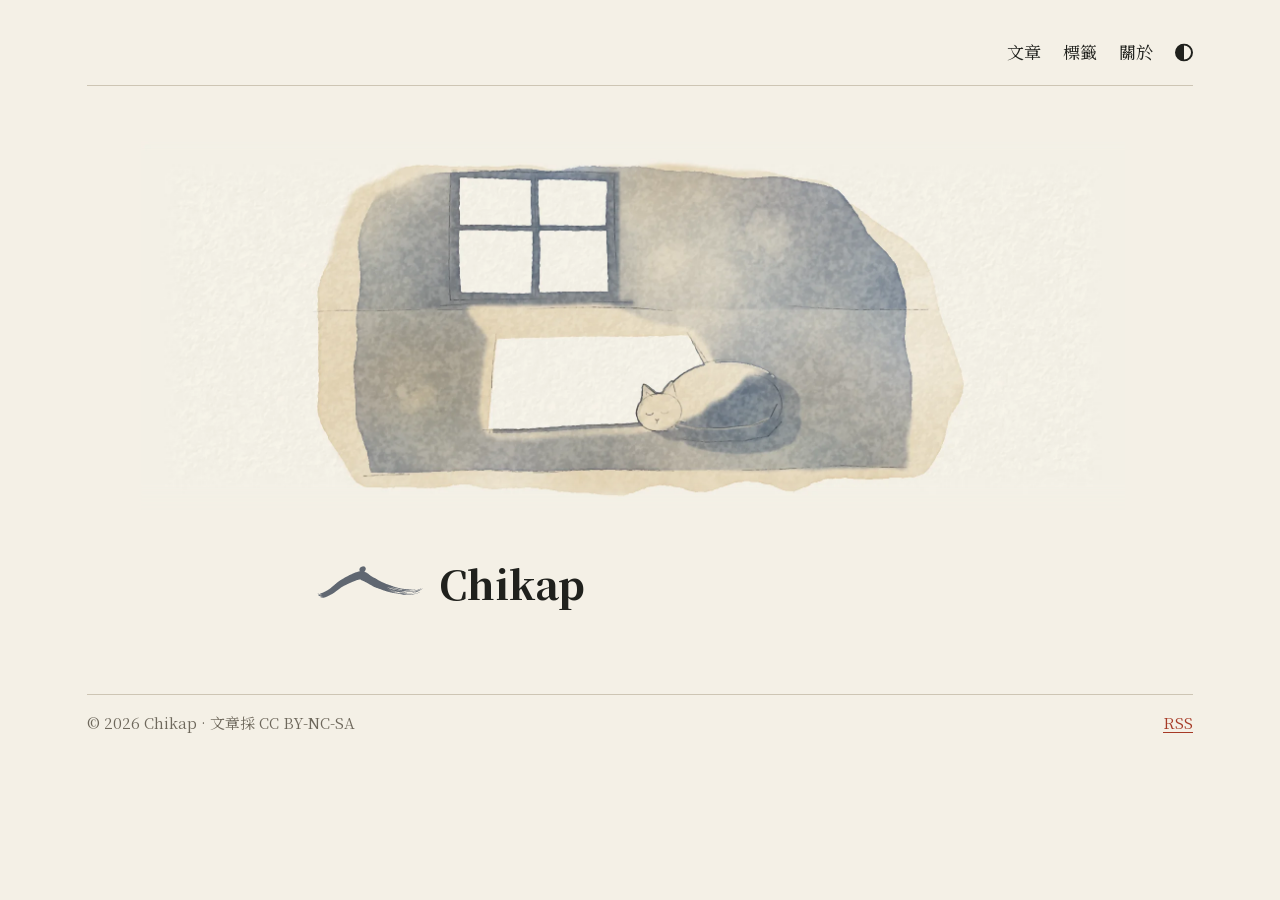
<file: index.html>
<!doctype html>
<html lang="zh-Hant">
<head>
<meta charset="utf-8">
<meta name="viewport" content="width=device-width, initial-scale=1">
<title>Chikap</title>
<meta name="description" content="Chikap 的部落格。">
<meta property="og:type" content="website">
<meta property="og:site_name" content="Chikap">
<meta property="og:locale" content="zh_TW">
<meta property="og:title" content="Chikap">
<meta property="og:description" content="Chikap 的部落格。">
<meta property="og:url" content="https://galgq.github.io/">
<meta property="og:image" content="https://galgq.github.io/assets/art/share.jpg">
<meta property="og:image:width" content="1200">
<meta property="og:image:height" content="630">
<meta property="og:image:alt" content="夕陽裡的燕子花">
<meta name="twitter:card" content="summary_large_image">
<script>
  document.documentElement.classList.add('js');
  try { var t = localStorage.getItem('theme'); if (t === 'dark' || t === 'light') document.documentElement.setAttribute('data-theme', t); } catch (e) {}
</script>
<link rel="preload" href="/fonts/site-dcef2267b5.woff2" as="font" type="font/woff2" crossorigin>
<style>@font-face{font-family:"Chikap Serif";font-style:normal;font-weight:400 800;font-display:swap;src:url("/fonts/site-dcef2267b5.woff2") format("woff2")}@font-face{font-family:"Chikap Serif";font-style:normal;font-weight:400 800;font-display:swap;src:url("/fonts/site-jp-55b48e0201.woff2") format("woff2");unicode-range:U+56E3}</style>
<link rel="stylesheet" href="/assets/site.css">
<link rel="icon" href="/assets/logo/favicon.svg" type="image/svg+xml">
<link rel="alternate" type="application/rss+xml" title="Chikap" href="/rss.xml">
<script src="/assets/site.js" defer onerror="document.documentElement.classList.remove('js')"></script>

</head>
<body>
<a class="skip" href="#content">跳到正文</a>
<div class="wrap">
  <header class="site-head">
    <nav class="site-nav" aria-label="網站">
      <a class="ink" href="/posts/">文章</a>
      <a class="ink" href="/tags/">標籤</a>
      <a class="ink" href="/about/">關於</a>
      <button class="theme-toggle" type="button" aria-label="切換深淺">
        <svg viewBox="0 0 18 18" aria-hidden="true"><circle cx="9" cy="9" r="8" fill="none" stroke="currentColor" stroke-width="2"/><path d="M9 1 A8 8 0 0 0 9 17 Z" fill="currentColor"/></svg>
      </button>
    </nav>
  </header>

  <main id="content" class="home">

    <div class="hero-art is-single" aria-hidden="true"><img class="single" src="/assets/art/dawn-desk.webp" alt="" width="2000" height="750" decoding="async"></div>
    <section class="hero">
      <h1 class="big-logo"><span class="mark" aria-hidden="true"><svg xmlns="http://www.w3.org/2000/svg" viewBox="0 0 171.1 51.5" role="img" aria-label="Chikap"><g fill="currentColor"><path d="M15.9 39.6L16.3 39.4L16.7 39.1L17.1 38.9L17.5 38.6L17.9 38.3L18.4 38.1L18.8 37.8L19.2 37.6L19.6 37.3L20.0 37.1L20.3 36.8L20.7 36.6L21.1 36.3L21.5 36.0L21.8 35.7L22.2 35.4L22.6 35.1L22.9 34.8L23.3 34.4L23.6 34.1L24.0 33.8L24.4 33.5L24.7 33.1L25.1 32.8L25.5 32.5L25.9 32.2L26.3 31.8L26.7 31.5L27.1 31.2L27.5 30.9L27.9 30.5L28.3 30.2L28.7 29.8L29.1 29.5L29.5 29.1L29.9 28.8L30.3 28.4L30.7 28.1L31.1 27.7L31.6 27.4L32.0 27.0L32.4 26.7L32.9 26.3L33.3 26.0L33.8 25.7L34.2 25.3L34.7 25.0L35.1 24.6L35.5 24.3L36.0 24.0L36.4 23.7L36.9 23.4L37.3 23.1L37.8 22.8L38.2 22.5L38.7 22.2L39.2 22.0L39.6 21.7L40.1 21.4L40.6 21.2L41.0 20.9L41.5 20.7L42.0 20.4L42.4 20.1L42.9 19.8L43.3 19.6L43.8 19.3L44.3 19.0L44.7 18.7L45.2 18.5L45.7 18.2L46.1 17.9L46.6 17.7L47.1 17.4L47.5 17.2L48.0 16.9L48.5 16.7L49.0 16.4L49.4 16.1L49.9 15.9L50.4 15.6L50.9 15.4L51.3 15.1L51.8 14.9L52.3 14.6L52.8 14.4L53.3 14.2L53.8 14.0L54.3 13.7L54.8 13.5L55.3 13.3L55.8 13.1L56.3 12.9L56.8 12.6L57.3 12.4L57.9 12.1L58.4 11.9L58.9 11.6L59.4 11.4L59.9 11.2L60.5 10.9L61.0 10.7L61.5 10.6L62.0 10.4L62.6 10.2L63.1 10.0L63.6 9.9L64.2 9.7L64.8 9.5L65.4 9.4L66.0 9.2L66.6 9.0L67.3 8.8L68.1 8.6L68.9 8.4L69.7 8.3L70.6 8.3L71.5 8.3L72.4 8.3L73.3 8.4L74.2 8.6L75.1 8.8L75.9 9.1L76.6 9.4L77.4 9.7L78.0 9.9L78.6 10.2L79.2 10.5L79.7 10.8L80.2 11.0L80.6 11.3L81.1 11.6L81.6 11.9L82.0 12.2L82.5 12.5L82.9 12.8L83.3 13.2L83.8 13.6L84.2 13.9L84.7 14.3L85.1 14.6L85.5 15.0L85.9 15.3L86.3 15.6L86.7 15.9L87.2 16.2L87.6 16.5L88.0 16.8L88.4 17.0L88.8 17.3L89.2 17.5L89.6 17.8L90.0 18.0L90.4 18.2L90.8 18.4L91.2 18.6L91.7 18.8L92.1 19.0L92.5 19.2L93.0 19.4L93.4 19.6L93.8 19.9L94.3 20.1L94.7 20.3L95.1 20.6L95.6 20.8L96.0 21.1L96.4 21.4L96.8 21.6L97.2 21.9L97.7 22.2L98.1 22.4L98.5 22.7L98.9 22.9L99.4 23.2L99.8 23.4L100.2 23.6L100.7 23.9L101.1 24.1L101.6 24.3L96.6 35.5L96.1 35.3L95.6 35.1L95.1 34.9L94.6 34.7L94.1 34.5L93.6 34.3L93.1 34.1L92.6 33.9L92.1 33.6L91.6 33.4L91.2 33.2L90.7 32.9L90.2 32.6L89.8 32.4L89.3 32.1L88.8 31.8L88.4 31.5L87.9 31.3L87.4 31.0L87.0 30.8L86.5 30.5L86.0 30.3L85.5 30.0L85.0 29.8L84.5 29.5L84.0 29.2L83.5 28.9L83.0 28.6L82.6 28.3L82.1 28.0L81.6 27.7L81.1 27.4L80.7 27.2L80.2 26.9L79.7 26.7L79.3 26.4L78.8 26.2L78.4 26.0L77.9 25.8L77.5 25.6L77.0 25.4L76.6 25.1L76.2 24.9L75.8 24.7L75.3 24.5L74.9 24.3L74.4 24.1L74.0 23.9L73.5 23.7L73.1 23.5L72.6 23.4L72.2 23.2L71.8 23.0L71.5 22.8L71.2 22.7L71.0 22.6L70.9 22.5L70.7 22.3L70.6 22.2L70.5 22.1L70.5 22.0L70.4 21.9L70.2 21.8L70.1 21.8L69.9 21.7L69.6 21.6L69.4 21.6L69.1 21.6L68.7 21.7L68.3 21.7L67.9 21.8L67.5 21.9L67.1 22.0L66.6 22.1L66.2 22.3L65.7 22.4L65.2 22.5L64.8 22.6L64.3 22.7L63.9 22.9L63.4 23.1L63.0 23.2L62.6 23.4L62.2 23.6L61.7 23.8L61.3 23.9L60.9 24.1L60.5 24.3L60.0 24.5L59.6 24.6L59.1 24.8L58.7 25.0L58.2 25.1L57.7 25.3L57.3 25.4L56.8 25.6L56.4 25.8L55.9 26.0L55.5 26.2L55.0 26.4L54.6 26.6L54.1 26.8L53.7 27.0L53.2 27.2L52.8 27.4L52.3 27.6L51.9 27.8L51.4 28.0L51.0 28.2L50.5 28.4L50.1 28.6L49.6 28.8L49.2 29.1L48.7 29.3L48.3 29.5L47.8 29.7L47.4 30.0L47.0 30.2L46.5 30.4L46.1 30.6L45.6 30.8L45.1 31.0L44.7 31.2L44.2 31.4L43.8 31.7L43.3 31.9L42.9 32.1L42.5 32.4L42.0 32.6L41.6 32.9L41.2 33.1L40.8 33.4L40.4 33.6L40.0 33.9L39.6 34.2L39.2 34.4L38.8 34.7L38.4 35.0L38.0 35.2L37.7 35.5L37.3 35.8L36.9 36.1L36.5 36.4L36.1 36.7L35.7 37.0L35.3 37.3L34.9 37.6L34.5 37.9L34.1 38.2L33.7 38.5L33.3 38.8L32.9 39.1L32.5 39.4L32.0 39.7L31.6 40.0L31.2 40.3L30.7 40.6L30.3 41.0L29.9 41.3L29.4 41.6L29.0 41.9L28.6 42.3L28.1 42.6L27.7 42.9L27.2 43.3L26.8 43.6L26.3 43.9L25.8 44.2L25.3 44.5L24.8 44.8L24.3 45.0L23.8 45.3L23.3 45.5L22.8 45.8L22.4 46.0L21.9 46.3L21.4 46.5L20.9 46.8L20.4 47.0L20.0 47.3ZM4.5 44.0L5.0 43.9L5.5 43.9L5.9 43.9L6.4 43.9L6.8 43.8L7.1 43.7L7.5 43.6L7.8 43.5L8.1 43.4L8.5 43.2L8.8 43.1L9.1 43.0L9.5 42.9L9.8 42.7L10.2 42.5L10.6 42.4L10.9 42.2L11.3 42.0L11.7 41.8L12.1 41.6L12.5 41.4L12.9 41.2L13.3 41.0L13.8 40.8L14.2 40.6L14.6 40.4L15.0 40.1L15.4 39.9L15.9 39.6L16.3 39.4L16.7 39.1L17.1 38.9L17.5 38.6L17.9 38.3L18.4 38.1L18.8 37.8L19.2 37.6L19.6 37.3L20.0 37.1L20.3 36.8L21.9 39.1L21.4 39.4L21.0 39.7L20.6 39.9L20.2 40.2L19.7 40.4L19.3 40.7L18.9 41.0L18.4 41.2L18.0 41.5L17.5 41.7L17.1 42.0L16.7 42.2L16.2 42.4L15.8 42.7L15.3 42.9L14.9 43.1L14.4 43.3L14.0 43.5L13.5 43.7L13.1 43.9L12.6 44.2L12.2 44.3L11.8 44.5L11.3 44.7L10.9 44.9L10.4 45.0L10.0 45.2L9.6 45.3L9.1 45.4L8.7 45.4L8.2 45.3L7.8 45.3L7.4 45.2L7.0 45.1L6.6 45.0L6.2 44.8L5.8 44.7L5.3 44.5L4.9 44.3L4.5 44.0ZM0.6 44.4L1.1 44.4L1.7 44.5L2.2 44.6L2.7 44.7L3.2 44.8L3.7 45.0L4.1 45.1L4.6 45.3L5.1 45.4L5.6 45.5L6.0 45.5L6.5 45.5L6.9 45.5L7.4 45.6L7.8 45.5L8.2 45.5L8.7 45.4L9.1 45.3L9.5 45.2L10.0 45.0L10.4 44.9L10.9 44.8L11.3 44.6L11.7 44.5L12.2 44.3L12.6 44.1L13.1 43.9L13.5 43.7L13.9 43.5L14.4 43.2L14.8 43.0L15.2 42.8L15.7 42.5L16.1 42.3L16.6 42.0L17.0 41.8L17.4 41.5L17.9 41.3L18.3 41.0L18.7 40.7L19.2 40.5L19.6 40.2L20.0 40.0L20.5 39.7L20.9 39.5L21.3 39.2L21.7 38.9L22.8 40.6L22.3 40.8L21.9 41.1L21.5 41.4L21.0 41.6L20.6 41.9L20.1 42.1L19.7 42.4L19.2 42.7L18.8 42.9L18.3 43.2L17.9 43.4L17.4 43.6L17.0 43.9L16.5 44.1L16.0 44.3L15.6 44.6L15.1 44.8L14.6 45.0L14.2 45.2L13.7 45.4L13.2 45.6L12.7 45.8L12.3 46.0L11.8 46.1L11.3 46.3L10.8 46.5L10.3 46.6L9.8 46.8L9.3 46.8L8.8 46.9L8.3 46.9L7.8 46.9L7.3 46.9L6.8 46.8L6.3 46.7L5.8 46.6L5.3 46.4L4.9 46.3L4.4 46.1L3.9 45.9L3.4 45.7L2.9 45.5L2.5 45.3L2.0 45.1L1.5 44.8L1.1 44.6L0.6 44.4ZM1.6 46.4L2.1 46.4L2.6 46.4L3.2 46.5L3.7 46.6L4.2 46.7L4.7 46.8L5.2 46.9L5.7 47.0L6.3 47.0L6.8 47.0L7.3 47.0L7.8 47.0L8.3 46.9L8.8 46.8L9.3 46.7L9.8 46.6L10.3 46.4L10.8 46.3L11.3 46.2L11.8 46.0L12.2 45.9L12.7 45.7L13.2 45.5L13.7 45.3L14.1 45.1L14.6 44.9L15.1 44.7L15.5 44.4L16.0 44.2L16.4 43.9L16.9 43.7L17.3 43.4L17.7 43.2L18.2 42.9L18.6 42.7L19.1 42.4L19.5 42.2L20.0 41.9L20.4 41.7L20.9 41.4L21.3 41.1L21.8 40.9L22.2 40.6L22.6 40.3L24.3 43.0L23.9 43.3L23.4 43.5L22.9 43.8L22.4 44.1L22.0 44.3L21.5 44.6L21.0 44.8L20.6 45.1L20.1 45.3L19.6 45.6L19.2 45.8L18.7 46.0L18.2 46.3L17.7 46.5L17.2 46.7L16.7 47.0L16.2 47.2L15.7 47.4L15.2 47.7L14.7 47.9L14.2 48.1L13.7 48.4L13.2 48.6L12.7 48.8L12.1 49.0L11.5 49.2L11.0 49.4L10.3 49.5L9.7 49.5L9.1 49.6L8.4 49.6L7.8 49.5L7.2 49.4L6.5 49.3L5.9 49.0L5.4 48.8L4.8 48.6L4.3 48.3L3.8 48.1L3.3 47.8L2.8 47.5L2.4 47.2L1.9 46.9L1.5 46.5ZM5.2 49.6L5.8 49.7L6.5 49.7L7.1 49.8L7.8 49.8L8.4 49.7L9.1 49.6L9.7 49.5L10.3 49.4L10.9 49.2L11.5 49.0L12.0 48.8L12.6 48.6L13.1 48.4L13.6 48.2L14.2 48.0L14.7 47.8L15.2 47.5L15.7 47.3L16.2 47.1L16.7 46.8L17.1 46.6L17.6 46.3L18.1 46.1L18.6 45.8L19.0 45.6L19.5 45.3L20.0 45.1L20.4 44.8L20.9 44.6L21.4 44.3L21.8 44.1L22.3 43.8L22.8 43.6L23.3 43.3L23.7 43.0L24.2 42.7L25.3 44.5L24.8 44.8L24.3 45.0L23.8 45.3L23.3 45.5L22.8 45.8L22.4 46.0L21.9 46.3L21.4 46.5L20.9 46.8L20.4 47.0L20.0 47.3L19.5 47.5L19.0 47.8L18.5 48.0L18.0 48.2L17.5 48.5L17.0 48.7L16.4 49.0L15.9 49.2L15.4 49.4L14.9 49.7L14.3 49.9L13.8 50.2L13.2 50.4L12.6 50.6L11.9 50.7L11.3 50.8L10.6 50.9L9.9 50.9L9.2 50.9L8.5 50.8L7.8 50.7L7.1 50.5L6.4 50.3L5.8 50.1L5.2 49.8ZM96.8 21.6L97.2 21.9L97.7 22.2L98.1 22.4L98.5 22.7L98.9 22.9L99.4 23.2L99.8 23.4L100.2 23.6L100.7 23.9L101.1 24.1L101.6 24.3L102.0 24.6L102.4 24.8L102.9 25.1L103.3 25.3L103.7 25.5L104.2 25.7L104.6 25.9L105.1 26.1L105.5 26.3L106.0 26.5L106.5 26.7L106.9 26.9L107.4 27.1L107.8 27.3L108.3 27.5L108.7 27.7L109.2 27.9L109.7 28.1L110.1 28.3L110.6 28.5L111.0 28.7L111.5 28.9L112.0 29.1L112.4 29.3L112.9 29.4L113.4 29.5L113.9 29.7L114.4 29.8L114.8 30.0L115.3 30.1L115.8 30.3L116.3 30.4L116.7 30.6L117.2 30.8L117.7 31.0L118.1 31.1L118.6 31.3L119.0 31.5L119.5 31.7L120.0 31.8L120.5 32.0L120.9 32.2L121.4 32.3L121.9 32.5L122.3 32.7L122.8 32.8L123.3 33.0L123.7 33.2L124.2 33.3L124.7 33.5L125.2 33.7L125.6 33.9L126.1 34.0L126.6 34.2L127.1 34.3L127.6 34.4L128.0 34.6L128.5 34.7L129.0 34.8L129.5 34.9L130.0 35.1L130.5 35.2L131.0 35.3L131.5 35.4L131.9 35.5L132.4 35.6L132.9 35.8L133.4 35.9L133.9 36.0L134.4 36.1L134.9 36.2L135.3 36.3L135.8 36.4L136.3 36.5L136.8 36.6L137.3 36.6L137.8 36.7L138.3 36.8L138.8 36.8L139.2 36.8L139.7 36.9L140.2 37.0L140.7 37.0L141.2 37.1L141.6 37.2L142.1 37.2L142.6 37.3L143.1 37.3L143.5 37.4L144.0 37.4L144.5 37.4L145.0 37.5L145.5 37.5L146.0 37.5L146.4 37.5L146.9 37.6L147.4 37.6L147.9 37.7L148.4 37.8L148.9 37.8L149.3 37.9L149.8 37.9L150.3 38.0L150.8 38.0L151.3 38.0L151.7 38.0L152.2 38.1L152.7 38.1L153.2 38.1L153.6 38.1L154.1 38.1L154.6 38.1L155.1 38.1L155.5 38.1L156.0 38.1L156.5 38.0L156.9 37.9L157.4 37.9L157.8 37.8L158.2 37.7L158.7 37.7L159.1 37.6L159.2 37.7L158.8 37.9L158.3 38.0L157.9 38.2L157.5 38.3L157.0 38.4L156.6 38.6L156.1 38.6L155.6 38.7L155.2 38.9L154.7 38.9L154.2 39.0L153.7 39.0L153.3 39.0L152.8 39.1L152.3 39.1L151.8 39.1L151.3 39.2L150.8 39.1L150.3 39.1L149.8 39.2L149.4 39.2L148.9 39.1L148.4 39.1L147.9 39.1L147.4 39.0L146.9 38.9L146.4 38.9L145.9 38.8L145.4 38.7L144.9 38.7L144.4 38.6L144.0 38.5L143.5 38.5L143.0 38.5L142.5 38.5L142.0 38.5L141.5 38.5L141.0 38.4L140.5 38.4L140.0 38.3L139.5 38.3L139.1 38.2L138.6 38.1L138.1 38.0L137.6 37.9L137.1 37.8L136.6 37.7L136.1 37.7L135.6 37.6L135.1 37.5L134.6 37.4L134.1 37.3L133.6 37.2L133.1 37.1L132.7 37.0L132.2 36.9L131.7 36.8L131.2 36.6L130.7 36.5L130.2 36.4L129.7 36.3L129.2 36.2L128.7 36.2L128.2 36.1L127.7 36.0L127.2 35.9L126.7 35.8L126.2 35.7L125.7 35.5L125.2 35.4L124.8 35.3L124.3 35.1L123.8 34.9L123.3 34.8L122.8 34.6L122.4 34.5L121.9 34.3L121.4 34.1L120.9 34.0L120.4 33.8L120.0 33.7L119.5 33.6L119.0 33.4L118.5 33.2L118.0 33.1L117.6 32.9L117.1 32.8L116.6 32.6L116.1 32.5L115.6 32.3L115.2 32.1L114.7 32.0L114.2 31.8L113.7 31.7L113.2 31.5L112.8 31.3L112.3 31.2L111.8 31.0L111.3 30.8L110.9 30.7L110.4 30.5L109.9 30.3L109.4 30.1L109.0 29.9L108.5 29.7L108.0 29.5L107.6 29.4L107.1 29.2L106.6 29.0L106.2 28.8L105.7 28.6L105.2 28.4L104.8 28.2L104.3 28.0L103.9 27.8L103.4 27.6L102.9 27.4L102.5 27.2L102.0 27.0L101.6 26.8L101.1 26.5L100.7 26.3L100.2 26.1L99.8 25.9L99.3 25.6L98.9 25.4L98.4 25.2L98.0 24.9L97.5 24.7L97.1 24.5L96.7 24.2L96.2 24.0L95.8 23.7ZM95.9 23.5L96.3 23.8L96.7 24.1L97.2 24.3L97.6 24.5L98.1 24.8L98.5 25.0L99.0 25.2L99.4 25.5L99.9 25.7L100.3 25.9L100.8 26.2L101.2 26.4L101.6 26.6L102.1 26.8L102.5 27.1L103.0 27.3L103.4 27.5L103.9 27.7L104.4 27.9L104.8 28.1L105.3 28.3L105.7 28.5L106.2 28.7L106.7 28.9L107.1 29.1L107.6 29.3L108.1 29.5L108.5 29.7L109.0 29.9L109.5 30.1L109.9 30.3L110.4 30.4L110.9 30.6L111.4 30.8L111.8 31.0L112.3 31.1L112.8 31.3L113.3 31.4L113.8 31.6L114.2 31.7L114.7 31.9L115.2 32.1L115.7 32.2L116.1 32.4L116.6 32.6L117.1 32.7L117.6 32.9L118.0 33.1L118.5 33.2L119.0 33.4L119.5 33.6L119.9 33.7L120.4 33.9L120.9 34.1L121.4 34.3L121.8 34.4L122.3 34.6L122.8 34.8L123.3 35.0L123.7 35.2L124.2 35.4L124.2 35.4L123.7 35.3L123.2 35.2L122.7 35.1L122.2 34.9L121.7 34.8L121.3 34.7L120.8 34.5L120.3 34.4L119.8 34.3L119.3 34.1L118.8 34.0L118.3 33.9L117.8 33.7L117.4 33.6L116.9 33.4L116.4 33.3L115.9 33.1L115.4 33.0L114.9 32.8L114.5 32.7L114.0 32.5L113.5 32.4L113.0 32.2L112.5 32.1L112.0 31.9L111.6 31.8L111.1 31.6L110.6 31.4L110.1 31.2L109.6 31.1L109.2 30.9L108.7 30.7L108.2 30.5L107.8 30.3L107.3 30.1L106.8 29.9L106.3 29.7L105.9 29.6L105.4 29.4L104.9 29.2L104.5 29.0L104.0 28.8L103.5 28.6L103.1 28.4L102.6 28.2L102.2 28.0L101.7 27.8L101.2 27.6L100.8 27.3L100.3 27.1L99.9 26.9L99.4 26.7L99.0 26.4L98.5 26.2L98.1 26.0L97.6 25.8L97.2 25.5L96.7 25.3L96.3 25.1L95.8 24.8L95.4 24.6ZM135.0 38.1L135.5 38.1L136.0 38.2L136.5 38.2L137.0 38.3L137.5 38.3L138.0 38.4L138.5 38.4L139.0 38.5L139.5 38.6L140.0 38.6L140.5 38.7L141.0 38.8L141.5 38.8L142.0 38.9L142.4 38.9L142.9 39.0L143.4 39.0L143.9 39.0L144.4 39.1L144.9 39.1L145.4 39.1L145.9 39.2L146.4 39.2L146.9 39.3L147.4 39.4L147.9 39.4L148.4 39.5L148.9 39.6L149.4 39.6L149.9 39.7L150.4 39.7L150.8 39.7L151.3 39.7L151.8 39.7L152.3 39.7L152.8 39.7L152.8 39.7L152.3 39.8L151.8 39.8L151.3 39.8L150.9 39.8L150.4 39.8L149.9 39.8L149.4 39.8L148.9 39.7L148.4 39.7L147.9 39.7L147.4 39.7L146.9 39.6L146.4 39.6L145.9 39.6L145.4 39.5L144.9 39.5L144.4 39.4L143.9 39.4L143.4 39.3L142.9 39.3L142.4 39.3L141.9 39.2L141.4 39.2L140.9 39.1L140.4 39.1L139.9 39.0L139.5 38.9L139.0 38.9L138.5 38.8L138.0 38.7L137.5 38.6L137.0 38.5L136.5 38.4L136.0 38.3L135.5 38.2L135.0 38.1ZM95.5 24.4L95.9 24.7L96.3 24.9L96.8 25.1L97.2 25.4L97.7 25.6L98.1 25.8L98.6 26.1L99.0 26.3L99.5 26.5L99.9 26.7L100.4 27.0L100.8 27.2L101.3 27.4L101.7 27.6L102.2 27.9L102.7 28.1L103.1 28.3L103.6 28.5L104.0 28.7L104.5 28.9L105.0 29.1L105.4 29.3L105.9 29.4L106.4 29.6L106.9 29.8L107.3 30.0L107.8 30.2L108.3 30.4L108.7 30.6L109.2 30.8L109.7 31.0L110.1 31.2L110.6 31.4L111.1 31.6L111.6 31.7L112.0 31.9L112.5 32.1L113.0 32.2L113.5 32.4L114.0 32.5L114.5 32.7L114.9 32.8L115.4 33.0L115.9 33.2L116.4 33.3L116.9 33.5L117.3 33.7L117.8 33.8L118.3 34.0L118.8 34.2L119.3 34.3L119.7 34.5L120.2 34.6L120.7 34.8L121.2 35.0L121.7 35.1L122.1 35.3L122.6 35.4L123.1 35.6L123.6 35.7L124.1 35.9L124.6 36.0L125.0 36.2L125.5 36.3L126.0 36.4L126.5 36.6L127.0 36.7L127.5 36.8L128.0 36.9L128.5 37.0L129.0 37.1L129.5 37.2L130.0 37.3L130.5 37.4L131.0 37.6L131.5 37.7L132.0 37.8L132.5 37.9L133.0 38.0L133.5 38.2L134.0 38.3L134.4 38.4L134.9 38.5L135.4 38.5L136.0 38.6L136.5 38.6L137.0 38.7L137.5 38.8L138.0 38.8L138.4 38.9L138.9 39.0L139.4 39.0L139.9 39.1L140.4 39.2L140.9 39.3L141.4 39.4L141.9 39.5L142.4 39.5L142.9 39.6L143.4 39.6L143.9 39.7L144.4 39.7L144.9 39.8L145.4 39.8L145.9 39.9L146.4 40.0L146.9 40.0L147.4 40.1L147.9 40.2L148.4 40.3L148.9 40.3L149.4 40.3L149.9 40.3L150.4 40.3L150.9 40.3L151.4 40.3L151.9 40.3L152.4 40.3L152.9 40.3L153.4 40.3L153.9 40.3L154.4 40.2L154.8 40.2L155.3 40.1L155.8 40.1L156.3 40.0L156.8 39.9L157.3 39.9L157.8 39.8L158.2 39.6L158.7 39.5L159.2 39.3L159.6 39.2L160.1 39.1L160.5 38.9L161.0 38.7L161.4 38.5L161.9 38.3L162.3 38.2L162.8 38.0L163.2 37.9L163.7 37.7L164.2 37.5L164.7 37.3L165.1 37.2L165.6 37.0L166.1 36.8L166.6 36.6L167.1 36.4L167.5 36.2L168.0 36.0L168.1 36.1L167.6 36.4L167.2 36.6L166.7 36.9L166.3 37.1L165.8 37.4L165.4 37.6L164.9 37.9L164.5 38.1L164.0 38.4L163.6 38.6L163.1 38.8L162.7 39.0L162.2 39.2L161.7 39.4L161.3 39.5L160.8 39.6L160.3 39.8L159.8 39.9L159.4 40.1L158.9 40.2L158.4 40.3L157.9 40.4L157.4 40.5L156.9 40.6L156.4 40.7L155.9 40.8L155.4 40.9L154.9 40.9L154.4 41.0L153.9 41.1L153.4 41.1L152.9 41.2L152.4 41.2L151.9 41.2L151.4 41.2L150.9 41.2L150.4 41.2L149.9 41.2L149.4 41.2L148.9 41.2L148.4 41.1L147.9 41.1L147.3 41.1L146.8 41.1L146.3 41.1L145.8 41.0L145.3 41.0L144.8 40.9L144.3 40.9L143.8 40.9L143.3 40.8L142.8 40.8L142.3 40.7L141.8 40.7L141.3 40.6L140.8 40.6L140.3 40.5L139.8 40.5L139.2 40.4L138.7 40.4L138.2 40.3L137.7 40.2L137.2 40.1L136.7 40.0L136.2 39.9L135.7 39.8L135.2 39.7L134.7 39.6L134.2 39.5L133.7 39.4L133.2 39.3L132.7 39.2L132.2 39.1L131.7 39.0L131.2 38.9L130.7 38.8L130.2 38.7L129.7 38.6L129.2 38.5L128.7 38.4L128.2 38.2L127.7 38.1L127.2 38.0L126.7 37.9L126.2 37.8L125.7 37.6L125.2 37.5L124.7 37.4L124.3 37.2L123.8 37.1L123.3 37.0L122.8 36.8L122.3 36.7L121.8 36.6L121.3 36.4L120.8 36.3L120.3 36.2L119.8 36.0L119.3 35.9L118.8 35.8L118.3 35.6L117.8 35.5L117.4 35.3L116.9 35.2L116.4 35.0L115.9 34.9L115.4 34.7L114.9 34.6L114.4 34.4L113.9 34.3L113.4 34.1L112.9 34.0L112.5 33.8L112.0 33.6L111.5 33.5L111.0 33.3L110.5 33.1L110.0 32.9L109.6 32.8L109.1 32.6L108.6 32.4L108.1 32.2L107.6 32.1L107.2 31.9L106.7 31.7L106.2 31.5L105.7 31.3L105.3 31.1L104.8 30.9L104.3 30.8L103.8 30.6L103.4 30.4L102.9 30.2L102.4 30.0L101.9 29.8L101.5 29.6L101.0 29.4L100.5 29.1L100.1 28.9L99.6 28.7L99.1 28.5L98.7 28.3L98.2 28.1L97.8 27.9L97.3 27.6L96.8 27.4L96.4 27.2L95.9 27.0L95.5 26.7L95.0 26.5L94.5 26.3ZM94.6 26.1L95.1 26.4L95.5 26.6L96.0 26.8L96.4 27.0L96.9 27.3L97.4 27.5L97.8 27.7L98.3 27.9L98.7 28.2L99.2 28.4L99.7 28.6L100.1 28.8L100.6 29.0L101.1 29.2L101.5 29.4L102.0 29.6L102.5 29.9L102.9 30.1L103.4 30.3L103.9 30.4L104.3 30.6L104.8 30.8L105.3 31.0L105.8 31.2L106.2 31.4L106.7 31.6L107.2 31.8L107.7 32.0L108.1 32.2L108.6 32.4L109.1 32.6L109.6 32.7L110.1 32.9L110.5 33.1L111.0 33.3L111.5 33.5L112.0 33.7L112.4 33.8L112.9 34.0L113.4 34.2L113.9 34.4L114.4 34.6L114.8 34.8L115.3 34.9L115.8 35.1L116.3 35.3L116.8 35.5L116.8 35.5L116.2 35.4L115.7 35.3L115.3 35.2L114.8 35.0L114.3 34.9L113.8 34.7L113.3 34.6L112.8 34.5L112.3 34.3L111.8 34.2L111.3 34.0L110.8 33.9L110.3 33.7L109.8 33.5L109.3 33.4L108.9 33.2L108.4 33.0L107.9 32.8L107.4 32.7L106.9 32.5L106.5 32.3L106.0 32.1L105.5 31.9L105.0 31.7L104.5 31.6L104.1 31.4L103.6 31.2L103.1 31.0L102.6 30.8L102.2 30.6L101.7 30.4L101.2 30.2L100.7 30.0L100.3 29.8L99.8 29.6L99.3 29.4L98.8 29.2L98.4 29.0L97.9 28.7L97.4 28.5L97.0 28.3L96.5 28.1L96.1 27.9L95.6 27.6L95.1 27.4L94.7 27.2L94.2 27.0ZM124.6 37.9L125.1 38.0L125.6 38.1L126.1 38.2L126.6 38.3L127.1 38.4L127.6 38.5L128.1 38.6L128.6 38.7L129.1 38.8L129.7 38.9L130.2 39.0L130.7 39.1L131.2 39.2L131.7 39.3L132.2 39.4L132.7 39.5L133.2 39.6L133.7 39.7L134.2 39.8L134.7 39.9L135.2 40.0L135.7 40.1L136.2 40.2L136.7 40.3L137.2 40.4L137.7 40.5L138.2 40.6L138.7 40.7L139.2 40.7L139.7 40.8L140.2 40.9L140.7 41.0L141.2 41.0L141.7 41.1L141.7 41.2L141.2 41.1L140.7 41.1L140.2 41.0L139.7 40.9L139.2 40.9L138.7 40.8L138.2 40.8L137.7 40.7L137.2 40.6L136.6 40.6L136.1 40.5L135.6 40.4L135.1 40.4L134.6 40.3L134.1 40.2L133.6 40.1L133.1 40.0L132.6 39.9L132.1 39.8L131.6 39.7L131.1 39.6L130.6 39.5L130.1 39.4L129.6 39.3L129.1 39.2L128.6 39.0L128.1 38.9L127.6 38.8L127.1 38.7L126.6 38.5L126.1 38.4L125.6 38.2L125.1 38.1L124.6 37.9ZM94.3 26.8L94.7 27.0L95.2 27.3L95.7 27.5L96.1 27.7L96.6 27.9L97.1 28.1L97.5 28.4L98.0 28.6L98.5 28.8L98.9 29.0L99.4 29.2L99.9 29.4L100.3 29.7L100.8 29.9L101.3 30.1L101.7 30.3L102.2 30.5L102.7 30.7L103.1 30.9L103.6 31.1L104.1 31.3L104.6 31.5L105.0 31.7L105.5 31.9L106.0 32.0L106.5 32.2L107.0 32.4L107.4 32.6L107.9 32.8L108.4 33.0L108.9 33.2L109.4 33.4L109.8 33.5L110.3 33.7L110.8 33.9L111.3 34.0L111.8 34.2L112.3 34.4L112.7 34.6L113.2 34.7L113.7 34.9L114.2 35.1L114.7 35.3L115.2 35.4L115.7 35.6L116.1 35.8L116.6 35.9L117.1 36.1L117.6 36.2L118.1 36.4L118.6 36.5L119.1 36.7L119.6 36.8L120.1 37.0L120.6 37.1L121.1 37.3L121.6 37.4L122.1 37.5L122.6 37.7L123.0 37.8L123.5 37.9L124.0 38.0L124.6 38.1L125.1 38.2L125.6 38.4L126.1 38.5L126.5 38.6L127.0 38.8L127.5 38.9L128.0 39.0L128.5 39.2L129.0 39.3L129.5 39.4L130.0 39.6L130.5 39.7L131.0 39.8L131.5 39.9L132.0 40.0L132.5 40.1L133.0 40.2L133.5 40.4L134.1 40.4L134.6 40.5L135.1 40.6L135.6 40.7L136.1 40.8L136.6 40.9L137.1 41.0L137.6 41.1L138.1 41.2L138.6 41.3L139.1 41.4L139.6 41.5L140.1 41.7L140.6 41.8L141.1 41.9L141.6 42.0L142.2 42.0L142.7 42.1L143.2 42.2L143.7 42.3L144.2 42.4L144.7 42.4L145.2 42.5L145.8 42.6L145.8 42.6L145.2 42.7L144.7 42.8L144.2 42.8L143.7 42.8L143.1 42.8L142.6 42.8L142.1 42.8L141.6 42.8L141.0 42.8L140.5 42.8L140.0 42.8L139.5 42.8L138.9 42.8L138.4 42.8L137.9 42.7L137.4 42.6L136.9 42.5L136.3 42.5L135.8 42.4L135.3 42.3L134.8 42.2L134.3 42.1L133.8 42.0L133.3 41.9L132.7 41.8L132.2 41.7L131.7 41.5L131.2 41.4L130.7 41.3L130.2 41.2L129.7 41.0L129.2 41.0L128.7 40.9L128.2 40.8L127.7 40.7L127.2 40.6L126.6 40.5L126.1 40.4L125.6 40.3L125.1 40.2L124.6 40.0L124.1 39.9L123.6 39.8L123.1 39.6L122.6 39.5L122.1 39.3L121.6 39.2L121.1 39.1L120.6 38.9L120.1 38.8L119.6 38.7L119.1 38.6L118.6 38.4L118.1 38.3L117.6 38.2L117.1 38.0L116.6 37.8L116.1 37.7L115.6 37.6L115.1 37.4L114.6 37.3L114.1 37.1L113.6 37.0L113.1 36.8L112.6 36.7L112.1 36.6L111.6 36.4L111.1 36.2L110.6 36.1L110.1 35.9L109.6 35.7L109.1 35.6L108.6 35.4L108.1 35.2L107.6 35.0L107.2 34.8L106.7 34.7L106.2 34.5L105.7 34.3L105.2 34.1L104.7 33.9L104.2 33.8L103.7 33.6L103.2 33.4L102.7 33.2L102.3 33.0L101.8 32.9L101.3 32.7L100.8 32.5L100.3 32.3L99.8 32.1L99.3 31.9L98.9 31.7L98.4 31.5L97.9 31.3L97.4 31.1L96.9 30.9L96.5 30.7L96.0 30.5L95.5 30.2L95.0 30.0L94.6 29.8L94.1 29.6L93.6 29.4L93.1 29.1ZM153.0 42.5L153.5 42.3L154.1 42.2L154.6 42.1L155.1 42.0L155.6 41.9L156.1 41.8L156.6 41.7L157.1 41.6L157.6 41.4L158.1 41.2L158.6 41.0L159.0 40.9L159.5 40.7L160.0 40.6L160.5 40.4L161.0 40.2L161.5 40.1L161.9 39.9L162.4 39.7L162.9 39.6L163.4 39.4L163.8 39.1L164.3 38.9L164.8 38.7L165.2 38.5L165.7 38.3L166.2 38.1L166.7 37.9L167.1 37.6L167.6 37.4L168.1 37.2L168.5 37.0L169.0 36.8L169.5 36.6L170.0 36.4L170.5 36.3L170.5 36.3L170.1 36.6L169.6 36.8L169.2 37.1L168.7 37.4L168.3 37.6L167.8 37.9L167.4 38.2L166.9 38.4L166.5 38.7L166.1 39.0L165.6 39.3L165.2 39.5L164.7 39.8L164.3 40.0L163.8 40.3L163.3 40.5L162.9 40.8L162.4 41.0L161.9 41.2L161.4 41.4L160.9 41.6L160.4 41.8L159.9 41.9L159.3 42.1L158.8 42.1L158.3 42.2L157.7 42.2L157.2 42.3L156.7 42.3L156.2 42.4L155.6 42.4L155.1 42.5L154.6 42.5L154.1 42.5L153.6 42.6L153.0 42.5ZM93.2 28.9L93.7 29.2L94.2 29.4L94.6 29.6L95.1 29.8L95.6 30.1L96.1 30.3L96.5 30.5L97.0 30.7L97.5 30.9L98.0 31.1L98.5 31.3L98.9 31.5L99.4 31.7L99.9 31.9L100.4 32.1L100.9 32.3L101.3 32.5L101.8 32.7L102.3 32.9L102.8 33.1L103.3 33.3L103.8 33.5L104.3 33.7L104.7 33.9L105.2 34.0L105.7 34.2L106.2 34.4L106.7 34.6L107.2 34.8L107.7 35.0L108.1 35.2L108.6 35.4L109.1 35.5L109.6 35.7L110.1 35.9L110.6 36.1L111.1 36.2L111.6 36.4L112.1 36.5L112.6 36.7L113.1 36.9L113.6 37.0L114.1 37.2L114.5 37.3L115.0 37.5L115.5 37.7L116.0 37.8L116.5 38.0L117.0 38.1L117.5 38.3L118.0 38.5L118.5 38.6L119.0 38.7L119.5 38.9L120.0 39.0L120.5 39.2L121.0 39.3L121.5 39.4L122.0 39.6L122.5 39.7L123.1 39.8L123.6 40.0L124.1 40.1L124.6 40.2L125.1 40.3L125.6 40.4L126.1 40.5L126.6 40.6L127.1 40.7L127.6 40.8L128.1 40.9L128.7 41.0L129.2 41.1L129.7 41.2L130.2 41.4L130.7 41.5L131.2 41.6L131.7 41.7L132.2 41.8L132.7 41.9L133.2 42.1L133.7 42.2L134.2 42.3L134.2 42.3L133.7 42.3L133.2 42.2L132.7 42.1L132.2 42.1L131.6 42.0L131.1 41.9L130.6 41.9L130.1 41.8L129.6 41.7L129.0 41.6L128.5 41.6L128.0 41.5L127.5 41.4L127.0 41.3L126.5 41.2L126.0 41.1L125.4 41.0L124.9 40.9L124.4 40.8L123.9 40.7L123.4 40.6L122.9 40.5L122.4 40.4L121.9 40.3L121.3 40.2L120.8 40.0L120.3 39.9L119.8 39.8L119.3 39.6L118.8 39.5L118.3 39.4L117.8 39.2L117.3 39.1L116.8 39.0L116.3 38.8L115.8 38.7L115.3 38.5L114.8 38.4L114.3 38.2L113.8 38.1L113.3 37.9L112.8 37.8L112.3 37.6L111.8 37.5L111.3 37.3L110.8 37.1L110.3 37.0L109.8 36.8L109.3 36.7L108.8 36.5L108.3 36.3L107.8 36.1L107.3 36.0L106.8 35.8L106.3 35.6L105.8 35.4L105.3 35.2L104.8 35.0L104.4 34.9L103.9 34.7L103.4 34.5L102.9 34.3L102.4 34.1L101.9 34.0L101.4 33.8L100.9 33.6L100.4 33.4L99.9 33.2L99.4 33.0L98.9 32.8L98.4 32.7L98.0 32.5L97.5 32.3L97.0 32.1L96.5 31.8L96.0 31.6L95.5 31.4L95.0 31.2L94.6 31.0L94.1 30.8L93.6 30.6L93.1 30.3L92.7 30.1ZM139.9 43.2L140.5 43.2L141.0 43.3L141.5 43.3L142.0 43.3L142.6 43.3L143.1 43.4L143.6 43.4L144.1 43.4L144.7 43.5L145.2 43.5L145.7 43.5L146.2 43.5L146.8 43.6L147.3 43.6L147.8 43.6L148.3 43.6L148.9 43.6L149.4 43.6L149.9 43.6L150.5 43.6L151.0 43.6L151.5 43.6L152.0 43.5L152.6 43.5L153.1 43.4L153.6 43.4L154.2 43.3L154.7 43.3L155.2 43.2L155.7 43.2L156.3 43.1L156.8 43.0L157.3 42.9L157.9 42.8L158.4 42.7L158.9 42.6L158.9 42.6L158.4 42.8L157.9 42.9L157.4 43.0L156.8 43.1L156.3 43.2L155.8 43.3L155.2 43.4L154.7 43.5L154.2 43.5L153.6 43.6L153.1 43.7L152.6 43.7L152.1 43.8L151.5 43.8L151.0 43.8L150.5 43.9L149.9 43.9L149.4 43.9L148.9 44.0L148.3 43.9L147.8 43.9L147.3 44.0L146.8 44.0L146.2 43.9L145.7 43.9L145.2 43.9L144.7 43.8L144.1 43.8L143.6 43.8L143.1 43.7L142.5 43.7L142.0 43.6L141.5 43.5L141.0 43.4L140.4 43.4L139.9 43.2ZM92.7 30.0L93.2 30.2L93.7 30.4L94.2 30.7L94.6 30.9L95.1 31.1L95.6 31.3L96.1 31.5L96.6 31.7L97.0 31.9L97.5 32.1L98.0 32.3L98.5 32.5L99.0 32.7L99.5 32.9L100.0 33.1L100.4 33.3L100.9 33.5L101.4 33.7L101.9 33.9L102.4 34.1L102.9 34.2L103.4 34.4L103.9 34.6L104.4 34.8L104.9 35.0L105.4 35.2L105.9 35.3L106.3 35.5L106.8 35.7L107.3 35.9L107.8 36.1L108.3 36.3L108.8 36.5L109.3 36.6L109.8 36.8L110.3 37.0L110.8 37.1L111.3 37.3L111.8 37.5L112.3 37.6L112.8 37.8L113.3 37.9L113.8 38.1L114.3 38.3L114.7 38.4L115.2 38.6L115.7 38.8L116.2 38.9L116.8 39.1L117.2 39.2L117.8 39.4L118.3 39.5L118.8 39.7L119.3 39.8L119.8 39.9L120.3 40.1L120.8 40.3L121.3 40.4L121.8 40.6L122.3 40.7L122.8 40.9L123.3 41.1L123.8 41.2L124.3 41.4L124.8 41.5L125.3 41.6L125.8 41.7L126.3 41.9L126.8 42.0L126.8 42.0L126.3 42.0L125.7 42.0L125.2 41.9L124.7 41.9L124.2 41.8L123.6 41.8L123.1 41.7L122.6 41.6L122.1 41.5L121.6 41.4L121.0 41.3L120.5 41.2L120.0 41.1L119.5 41.0L119.0 40.9L118.4 40.7L117.9 40.6L117.4 40.5L116.9 40.3L116.4 40.2L115.9 40.1L115.4 39.9L114.9 39.8L114.4 39.6L113.9 39.4L113.4 39.3L112.9 39.1L112.4 39.0L111.9 38.8L111.3 38.7L110.8 38.5L110.3 38.4L109.8 38.2L109.3 38.1L108.8 37.9L108.3 37.8L107.8 37.6L107.3 37.4L106.8 37.2L106.3 37.0L105.8 36.9L105.3 36.7L104.9 36.5L104.4 36.3L103.9 36.1L103.4 35.9L102.9 35.8L102.4 35.6L101.9 35.4L101.4 35.3L100.9 35.1L100.4 34.9L99.8 34.7L99.3 34.5L98.9 34.4L98.4 34.2L97.9 34.0L97.4 33.8L96.9 33.6L96.4 33.4L95.9 33.2L95.4 33.0L94.9 32.8L94.4 32.6L93.9 32.4L93.4 32.2L93.0 31.9L92.5 31.7L92.0 31.5ZM132.0 42.9L132.5 43.0L133.0 43.0L133.6 43.1L134.1 43.1L134.6 43.2L135.1 43.2L135.7 43.3L136.2 43.3L136.7 43.4L137.2 43.5L137.8 43.6L138.3 43.6L138.8 43.7L139.3 43.7L139.9 43.8L140.4 43.9L140.9 44.0L141.4 44.0L142.0 44.1L142.5 44.1L143.0 44.2L143.6 44.3L144.1 44.3L144.6 44.4L145.2 44.5L145.7 44.5L146.2 44.6L146.7 44.6L147.3 44.7L147.3 44.7L146.7 44.8L146.2 44.8L145.7 44.8L145.1 44.8L144.6 44.8L144.1 44.8L143.5 44.8L143.0 44.9L142.4 44.8L141.9 44.8L141.4 44.8L140.8 44.8L140.3 44.7L139.8 44.6L139.2 44.6L138.7 44.5L138.2 44.4L137.7 44.3L137.1 44.2L136.6 44.1L136.1 44.0L135.6 43.8L135.1 43.7L134.5 43.6L134.0 43.5L133.5 43.4L133.0 43.2L132.5 43.1L132.0 42.9ZM92.1 31.3L92.6 31.5L93.0 31.7L93.5 32.0L94.0 32.2L94.5 32.4L95.0 32.6L95.5 32.8L96.0 33.0L96.5 33.2L96.9 33.4L97.4 33.6L97.9 33.8L98.4 34.0L98.9 34.2L99.4 34.4L99.9 34.6L100.4 34.8L100.9 35.0L101.4 35.1L101.9 35.3L102.4 35.5L102.9 35.7L103.4 35.8L103.9 36.0L104.4 36.2L104.9 36.4L105.4 36.6L105.9 36.8L106.4 37.0L106.8 37.2L107.3 37.4L107.8 37.6L108.3 37.7L108.8 37.9L109.3 38.1L109.8 38.3L110.3 38.4L110.8 38.6L111.3 38.7L111.9 38.8L112.4 39.0L112.9 39.2L113.4 39.3L113.9 39.5L114.4 39.7L114.9 39.8L115.4 40.0L115.9 40.2L116.4 40.4L116.9 40.5L117.4 40.6L117.9 40.8L118.4 40.9L118.9 41.0L119.4 41.2L119.9 41.3L120.4 41.5L121.0 41.6L121.5 41.7L122.0 41.9L122.5 42.0L123.0 42.1L123.5 42.2L124.0 42.3L124.6 42.4L125.1 42.4L125.6 42.5L126.2 42.6L126.7 42.6L127.2 42.7L127.7 42.8L128.2 42.8L128.8 42.9L129.3 43.0L129.8 43.2L130.3 43.3L130.8 43.4L131.3 43.5L131.9 43.6L132.4 43.7L132.9 43.8L133.4 43.9L133.9 44.0L134.5 44.0L135.0 44.1L135.5 44.2L136.0 44.3L136.6 44.4L137.1 44.5L137.6 44.6L138.1 44.7L138.7 44.7L139.2 44.8L139.7 44.9L140.3 45.0L140.8 45.1L141.3 45.2L141.9 45.2L142.4 45.2L143.0 45.3L143.5 45.4L144.0 45.4L144.6 45.4L145.1 45.4L145.6 45.4L146.2 45.4L146.7 45.5L147.3 45.5L147.8 45.5L148.3 45.5L148.9 45.5L149.4 45.5L150.0 45.5L150.5 45.5L151.1 45.5L151.6 45.4L152.1 45.3L152.7 45.2L153.2 45.1L153.8 45.1L154.3 45.0L154.9 45.0L155.4 44.9L156.0 44.8L156.5 44.7L157.1 44.7L157.6 44.6L158.2 44.5L158.8 44.4L159.3 44.3L159.9 44.1L160.4 43.9L161.0 43.7L161.5 43.5L162.1 43.3L162.6 43.1L163.1 42.9L163.6 42.7L164.2 42.4L164.7 42.2L165.2 42.0L165.7 41.8L165.7 41.8L165.3 42.2L164.8 42.5L164.3 42.8L163.8 43.1L163.3 43.3L162.8 43.6L162.2 43.8L161.7 44.0L161.1 44.2L160.6 44.4L160.0 44.6L159.4 44.7L158.8 44.8L158.3 44.9L157.7 45.1L157.2 45.2L156.6 45.4L156.1 45.5L155.5 45.6L154.9 45.7L154.4 45.8L153.8 45.9L153.3 45.9L152.7 46.0L152.2 46.0L151.6 46.1L151.1 46.1L150.5 46.2L150.0 46.3L149.4 46.3L148.9 46.3L148.3 46.4L147.8 46.4L147.2 46.4L146.7 46.4L146.2 46.4L145.6 46.4L145.1 46.4L144.5 46.3L144.0 46.3L143.4 46.3L142.9 46.4L142.3 46.4L141.8 46.3L141.2 46.3L140.7 46.3L140.1 46.2L139.6 46.2L139.0 46.1L138.5 46.1L138.0 45.9L137.4 45.8L136.9 45.7L136.4 45.6L135.8 45.5L135.3 45.4L134.8 45.3L134.3 45.2L133.7 45.1L133.2 45.0L132.7 44.9L132.2 44.8L131.6 44.7L131.1 44.6L130.6 44.5L130.1 44.4L129.5 44.3L129.0 44.3L128.5 44.2L128.0 44.1L127.4 44.0L126.9 44.0L126.4 43.9L125.8 43.8L125.3 43.8L124.8 43.7L124.3 43.6L123.7 43.5L123.2 43.4L122.7 43.4L122.2 43.3L121.6 43.2L121.1 43.1L120.6 43.0L120.1 42.8L119.5 42.7L119.0 42.6L118.5 42.5L118.0 42.4L117.4 42.3L116.9 42.1L116.4 42.0L115.9 41.9L115.4 41.7L114.9 41.6L114.3 41.5L113.8 41.3L113.3 41.2L112.8 41.0L112.3 40.9L111.8 40.7L111.3 40.5L110.8 40.4L110.3 40.2L109.7 40.1L109.2 39.9L108.7 39.8L108.2 39.6L107.7 39.5L107.2 39.3L106.7 39.1L106.2 38.9L105.7 38.7L105.2 38.5L104.7 38.3L104.2 38.1L103.7 37.9L103.2 37.7L102.7 37.6L102.2 37.4L101.7 37.2L101.2 37.1L100.7 36.9L100.2 36.7L99.7 36.6L99.1 36.4L98.6 36.2L98.1 36.0L97.6 35.8L97.1 35.6L96.6 35.5L96.1 35.3L95.6 35.1L95.1 34.9L94.6 34.7L94.1 34.5L93.6 34.3L93.1 34.1L92.6 33.9L92.1 33.6L91.6 33.4L91.2 33.2Z"/><path d="M77.9 2.4L78.3 3.1L78.4 3.8L78.5 4.6L78.4 5.4L78.2 6.2L77.9 7.0L77.4 7.8L76.9 8.5L76.3 9.2L75.7 9.7L74.9 10.2L74.2 10.5L73.4 10.6L72.6 10.6L71.9 10.5L71.2 10.3L70.6 9.9L70.0 9.6L69.5 9.1L69.1 8.5L68.7 7.9L68.5 7.2L68.3 6.5L68.3 5.8L68.3 5.1L68.5 4.4L68.8 3.8L69.2 3.1L69.7 2.5L70.4 2.0L71.1 1.6L71.9 1.2L72.8 0.9L73.7 0.7L74.6 0.6L75.4 0.7L76.2 1.0L76.9 1.4L77.5 1.9Z"/></g></svg>
</span>Chikap</h1>
    </section>




  </main>
  <footer class="site-foot">
    <p><span class="nb">© 2026 Chikap</span><span class="sep"> · </span><span class="nb">文章採 CC BY-NC-SA</span></p>
    <a href="/rss.xml">RSS</a>
  </footer>

</div>
</body>
</html>
</file>
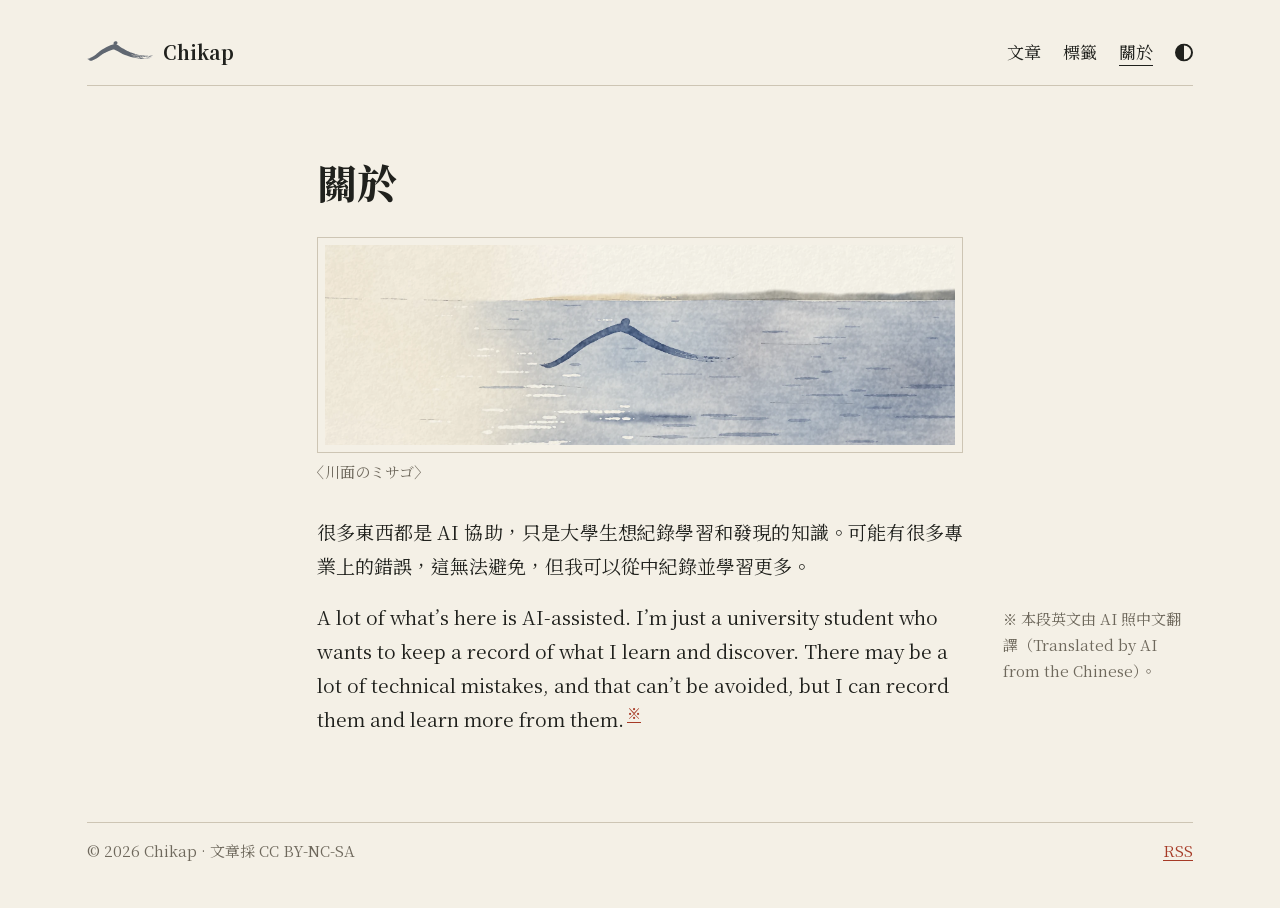
<file: about/index.html>
<!doctype html>
<html lang="zh-Hant">
<head>
<meta charset="utf-8">
<meta name="viewport" content="width=device-width, initial-scale=1">
<title>關於｜Chikap</title>
<meta name="description" content="Chikap 的部落格。">
<meta property="og:type" content="article">
<meta property="og:site_name" content="Chikap">
<meta property="og:locale" content="zh_TW">
<meta property="og:title" content="關於">
<meta property="og:description" content="Chikap 的部落格。">
<meta property="og:url" content="https://galgq.github.io/about/">
<meta property="og:image" content="https://galgq.github.io/assets/art/share.jpg">
<meta property="og:image:width" content="1200">
<meta property="og:image:height" content="630">
<meta property="og:image:alt" content="夕陽裡的燕子花">
<meta name="twitter:card" content="summary_large_image">
<script>
  document.documentElement.classList.add('js');
  try { var t = localStorage.getItem('theme'); if (t === 'dark' || t === 'light') document.documentElement.setAttribute('data-theme', t); } catch (e) {}
</script>
<link rel="preload" href="/fonts/site-dcef2267b5.woff2" as="font" type="font/woff2" crossorigin>
<style>@font-face{font-family:"Chikap Serif";font-style:normal;font-weight:400 800;font-display:swap;src:url("/fonts/site-dcef2267b5.woff2") format("woff2")}@font-face{font-family:"Chikap Serif";font-style:normal;font-weight:400 800;font-display:swap;src:url("/fonts/site-jp-55b48e0201.woff2") format("woff2");unicode-range:U+56E3}</style>
<link rel="stylesheet" href="/assets/site.css">
<link rel="icon" href="/assets/logo/favicon.svg" type="image/svg+xml">
<link rel="alternate" type="application/rss+xml" title="Chikap" href="/rss.xml">
<script src="/assets/site.js" defer onerror="document.documentElement.classList.remove('js')"></script>

</head>
<body>
<a class="skip" href="#content">跳到正文</a>
<div class="wrap">
  <header class="site-head">
    <a class="logo" href="/"><span class="mark" aria-hidden="true"><svg xmlns="http://www.w3.org/2000/svg" viewBox="0 0 171.1 51.5" role="img" aria-label="Chikap"><g fill="currentColor"><path d="M15.9 39.6L16.3 39.4L16.7 39.1L17.1 38.9L17.5 38.6L17.9 38.3L18.4 38.1L18.8 37.8L19.2 37.6L19.6 37.3L20.0 37.1L20.3 36.8L20.7 36.6L21.1 36.3L21.5 36.0L21.8 35.7L22.2 35.4L22.6 35.1L22.9 34.8L23.3 34.4L23.6 34.1L24.0 33.8L24.4 33.5L24.7 33.1L25.1 32.8L25.5 32.5L25.9 32.2L26.3 31.8L26.7 31.5L27.1 31.2L27.5 30.9L27.9 30.5L28.3 30.2L28.7 29.8L29.1 29.5L29.5 29.1L29.9 28.8L30.3 28.4L30.7 28.1L31.1 27.7L31.6 27.4L32.0 27.0L32.4 26.7L32.9 26.3L33.3 26.0L33.8 25.7L34.2 25.3L34.7 25.0L35.1 24.6L35.5 24.3L36.0 24.0L36.4 23.7L36.9 23.4L37.3 23.1L37.8 22.8L38.2 22.5L38.7 22.2L39.2 22.0L39.6 21.7L40.1 21.4L40.6 21.2L41.0 20.9L41.5 20.7L42.0 20.4L42.4 20.1L42.9 19.8L43.3 19.6L43.8 19.3L44.3 19.0L44.7 18.7L45.2 18.5L45.7 18.2L46.1 17.9L46.6 17.7L47.1 17.4L47.5 17.2L48.0 16.9L48.5 16.7L49.0 16.4L49.4 16.1L49.9 15.9L50.4 15.6L50.9 15.4L51.3 15.1L51.8 14.9L52.3 14.6L52.8 14.4L53.3 14.2L53.8 14.0L54.3 13.7L54.8 13.5L55.3 13.3L55.8 13.1L56.3 12.9L56.8 12.6L57.3 12.4L57.9 12.1L58.4 11.9L58.9 11.6L59.4 11.4L59.9 11.2L60.5 10.9L61.0 10.7L61.5 10.6L62.0 10.4L62.6 10.2L63.1 10.0L63.6 9.9L64.2 9.7L64.8 9.5L65.4 9.4L66.0 9.2L66.6 9.0L67.3 8.8L68.1 8.6L68.9 8.4L69.7 8.3L70.6 8.3L71.5 8.3L72.4 8.3L73.3 8.4L74.2 8.6L75.1 8.8L75.9 9.1L76.6 9.4L77.4 9.7L78.0 9.9L78.6 10.2L79.2 10.5L79.7 10.8L80.2 11.0L80.6 11.3L81.1 11.6L81.6 11.9L82.0 12.2L82.5 12.5L82.9 12.8L83.3 13.2L83.8 13.6L84.2 13.9L84.7 14.3L85.1 14.6L85.5 15.0L85.9 15.3L86.3 15.6L86.7 15.9L87.2 16.2L87.6 16.5L88.0 16.8L88.4 17.0L88.8 17.3L89.2 17.5L89.6 17.8L90.0 18.0L90.4 18.2L90.8 18.4L91.2 18.6L91.7 18.8L92.1 19.0L92.5 19.2L93.0 19.4L93.4 19.6L93.8 19.9L94.3 20.1L94.7 20.3L95.1 20.6L95.6 20.8L96.0 21.1L96.4 21.4L96.8 21.6L97.2 21.9L97.7 22.2L98.1 22.4L98.5 22.7L98.9 22.9L99.4 23.2L99.8 23.4L100.2 23.6L100.7 23.9L101.1 24.1L101.6 24.3L96.6 35.5L96.1 35.3L95.6 35.1L95.1 34.9L94.6 34.7L94.1 34.5L93.6 34.3L93.1 34.1L92.6 33.9L92.1 33.6L91.6 33.4L91.2 33.2L90.7 32.9L90.2 32.6L89.8 32.4L89.3 32.1L88.8 31.8L88.4 31.5L87.9 31.3L87.4 31.0L87.0 30.8L86.5 30.5L86.0 30.3L85.5 30.0L85.0 29.8L84.5 29.5L84.0 29.2L83.5 28.9L83.0 28.6L82.6 28.3L82.1 28.0L81.6 27.7L81.1 27.4L80.7 27.2L80.2 26.9L79.7 26.7L79.3 26.4L78.8 26.2L78.4 26.0L77.9 25.8L77.5 25.6L77.0 25.4L76.6 25.1L76.2 24.9L75.8 24.7L75.3 24.5L74.9 24.3L74.4 24.1L74.0 23.9L73.5 23.7L73.1 23.5L72.6 23.4L72.2 23.2L71.8 23.0L71.5 22.8L71.2 22.7L71.0 22.6L70.9 22.5L70.7 22.3L70.6 22.2L70.5 22.1L70.5 22.0L70.4 21.9L70.2 21.8L70.1 21.8L69.9 21.7L69.6 21.6L69.4 21.6L69.1 21.6L68.7 21.7L68.3 21.7L67.9 21.8L67.5 21.9L67.1 22.0L66.6 22.1L66.2 22.3L65.7 22.4L65.2 22.5L64.8 22.6L64.3 22.7L63.9 22.9L63.4 23.1L63.0 23.2L62.6 23.4L62.2 23.6L61.7 23.8L61.3 23.9L60.9 24.1L60.5 24.3L60.0 24.5L59.6 24.6L59.1 24.8L58.7 25.0L58.2 25.1L57.7 25.3L57.3 25.4L56.8 25.6L56.4 25.8L55.9 26.0L55.5 26.2L55.0 26.4L54.6 26.6L54.1 26.8L53.7 27.0L53.2 27.2L52.8 27.4L52.3 27.6L51.9 27.8L51.4 28.0L51.0 28.2L50.5 28.4L50.1 28.6L49.6 28.8L49.2 29.1L48.7 29.3L48.3 29.5L47.8 29.7L47.4 30.0L47.0 30.2L46.5 30.4L46.1 30.6L45.6 30.8L45.1 31.0L44.7 31.2L44.2 31.4L43.8 31.7L43.3 31.9L42.9 32.1L42.5 32.4L42.0 32.6L41.6 32.9L41.2 33.1L40.8 33.4L40.4 33.6L40.0 33.9L39.6 34.2L39.2 34.4L38.8 34.7L38.4 35.0L38.0 35.2L37.7 35.5L37.3 35.8L36.9 36.1L36.5 36.4L36.1 36.7L35.7 37.0L35.3 37.3L34.9 37.6L34.5 37.9L34.1 38.2L33.7 38.5L33.3 38.8L32.9 39.1L32.5 39.4L32.0 39.7L31.6 40.0L31.2 40.3L30.7 40.6L30.3 41.0L29.9 41.3L29.4 41.6L29.0 41.9L28.6 42.3L28.1 42.6L27.7 42.9L27.2 43.3L26.8 43.6L26.3 43.9L25.8 44.2L25.3 44.5L24.8 44.8L24.3 45.0L23.8 45.3L23.3 45.5L22.8 45.8L22.4 46.0L21.9 46.3L21.4 46.5L20.9 46.8L20.4 47.0L20.0 47.3ZM4.5 44.0L5.0 43.9L5.5 43.9L5.9 43.9L6.4 43.9L6.8 43.8L7.1 43.7L7.5 43.6L7.8 43.5L8.1 43.4L8.5 43.2L8.8 43.1L9.1 43.0L9.5 42.9L9.8 42.7L10.2 42.5L10.6 42.4L10.9 42.2L11.3 42.0L11.7 41.8L12.1 41.6L12.5 41.4L12.9 41.2L13.3 41.0L13.8 40.8L14.2 40.6L14.6 40.4L15.0 40.1L15.4 39.9L15.9 39.6L16.3 39.4L16.7 39.1L17.1 38.9L17.5 38.6L17.9 38.3L18.4 38.1L18.8 37.8L19.2 37.6L19.6 37.3L20.0 37.1L20.3 36.8L21.9 39.1L21.4 39.4L21.0 39.7L20.6 39.9L20.2 40.2L19.7 40.4L19.3 40.7L18.9 41.0L18.4 41.2L18.0 41.5L17.5 41.7L17.1 42.0L16.7 42.2L16.2 42.4L15.8 42.7L15.3 42.9L14.9 43.1L14.4 43.3L14.0 43.5L13.5 43.7L13.1 43.9L12.6 44.2L12.2 44.3L11.8 44.5L11.3 44.7L10.9 44.9L10.4 45.0L10.0 45.2L9.6 45.3L9.1 45.4L8.7 45.4L8.2 45.3L7.8 45.3L7.4 45.2L7.0 45.1L6.6 45.0L6.2 44.8L5.8 44.7L5.3 44.5L4.9 44.3L4.5 44.0ZM0.6 44.4L1.1 44.4L1.7 44.5L2.2 44.6L2.7 44.7L3.2 44.8L3.7 45.0L4.1 45.1L4.6 45.3L5.1 45.4L5.6 45.5L6.0 45.5L6.5 45.5L6.9 45.5L7.4 45.6L7.8 45.5L8.2 45.5L8.7 45.4L9.1 45.3L9.5 45.2L10.0 45.0L10.4 44.9L10.9 44.8L11.3 44.6L11.7 44.5L12.2 44.3L12.6 44.1L13.1 43.9L13.5 43.7L13.9 43.5L14.4 43.2L14.8 43.0L15.2 42.8L15.7 42.5L16.1 42.3L16.6 42.0L17.0 41.8L17.4 41.5L17.9 41.3L18.3 41.0L18.7 40.7L19.2 40.5L19.6 40.2L20.0 40.0L20.5 39.7L20.9 39.5L21.3 39.2L21.7 38.9L22.8 40.6L22.3 40.8L21.9 41.1L21.5 41.4L21.0 41.6L20.6 41.9L20.1 42.1L19.7 42.4L19.2 42.7L18.8 42.9L18.3 43.2L17.9 43.4L17.4 43.6L17.0 43.9L16.5 44.1L16.0 44.3L15.6 44.6L15.1 44.8L14.6 45.0L14.2 45.2L13.7 45.4L13.2 45.6L12.7 45.8L12.3 46.0L11.8 46.1L11.3 46.3L10.8 46.5L10.3 46.6L9.8 46.8L9.3 46.8L8.8 46.9L8.3 46.9L7.8 46.9L7.3 46.9L6.8 46.8L6.3 46.7L5.8 46.6L5.3 46.4L4.9 46.3L4.4 46.1L3.9 45.9L3.4 45.7L2.9 45.5L2.5 45.3L2.0 45.1L1.5 44.8L1.1 44.6L0.6 44.4ZM1.6 46.4L2.1 46.4L2.6 46.4L3.2 46.5L3.7 46.6L4.2 46.7L4.7 46.8L5.2 46.9L5.7 47.0L6.3 47.0L6.8 47.0L7.3 47.0L7.8 47.0L8.3 46.9L8.8 46.8L9.3 46.7L9.8 46.6L10.3 46.4L10.8 46.3L11.3 46.2L11.8 46.0L12.2 45.9L12.7 45.7L13.2 45.5L13.7 45.3L14.1 45.1L14.6 44.9L15.1 44.7L15.5 44.4L16.0 44.2L16.4 43.9L16.9 43.7L17.3 43.4L17.7 43.2L18.2 42.9L18.6 42.7L19.1 42.4L19.5 42.2L20.0 41.9L20.4 41.7L20.9 41.4L21.3 41.1L21.8 40.9L22.2 40.6L22.6 40.3L24.3 43.0L23.9 43.3L23.4 43.5L22.9 43.8L22.4 44.1L22.0 44.3L21.5 44.6L21.0 44.8L20.6 45.1L20.1 45.3L19.6 45.6L19.2 45.8L18.7 46.0L18.2 46.3L17.7 46.5L17.2 46.7L16.7 47.0L16.2 47.2L15.7 47.4L15.2 47.7L14.7 47.9L14.2 48.1L13.7 48.4L13.2 48.6L12.7 48.8L12.1 49.0L11.5 49.2L11.0 49.4L10.3 49.5L9.7 49.5L9.1 49.6L8.4 49.6L7.8 49.5L7.2 49.4L6.5 49.3L5.9 49.0L5.4 48.8L4.8 48.6L4.3 48.3L3.8 48.1L3.3 47.8L2.8 47.5L2.4 47.2L1.9 46.9L1.5 46.5ZM5.2 49.6L5.8 49.7L6.5 49.7L7.1 49.8L7.8 49.8L8.4 49.7L9.1 49.6L9.7 49.5L10.3 49.4L10.9 49.2L11.5 49.0L12.0 48.8L12.6 48.6L13.1 48.4L13.6 48.2L14.2 48.0L14.7 47.8L15.2 47.5L15.7 47.3L16.2 47.1L16.7 46.8L17.1 46.6L17.6 46.3L18.1 46.1L18.6 45.8L19.0 45.6L19.5 45.3L20.0 45.1L20.4 44.8L20.9 44.6L21.4 44.3L21.8 44.1L22.3 43.8L22.8 43.6L23.3 43.3L23.7 43.0L24.2 42.7L25.3 44.5L24.8 44.8L24.3 45.0L23.8 45.3L23.3 45.5L22.8 45.8L22.4 46.0L21.9 46.3L21.4 46.5L20.9 46.8L20.4 47.0L20.0 47.3L19.5 47.5L19.0 47.8L18.5 48.0L18.0 48.2L17.5 48.5L17.0 48.7L16.4 49.0L15.9 49.2L15.4 49.4L14.9 49.7L14.3 49.9L13.8 50.2L13.2 50.4L12.6 50.6L11.9 50.7L11.3 50.8L10.6 50.9L9.9 50.9L9.2 50.9L8.5 50.8L7.8 50.7L7.1 50.5L6.4 50.3L5.8 50.1L5.2 49.8ZM96.8 21.6L97.2 21.9L97.7 22.2L98.1 22.4L98.5 22.7L98.9 22.9L99.4 23.2L99.8 23.4L100.2 23.6L100.7 23.9L101.1 24.1L101.6 24.3L102.0 24.6L102.4 24.8L102.9 25.1L103.3 25.3L103.7 25.5L104.2 25.7L104.6 25.9L105.1 26.1L105.5 26.3L106.0 26.5L106.5 26.7L106.9 26.9L107.4 27.1L107.8 27.3L108.3 27.5L108.7 27.7L109.2 27.9L109.7 28.1L110.1 28.3L110.6 28.5L111.0 28.7L111.5 28.9L112.0 29.1L112.4 29.3L112.9 29.4L113.4 29.5L113.9 29.7L114.4 29.8L114.8 30.0L115.3 30.1L115.8 30.3L116.3 30.4L116.7 30.6L117.2 30.8L117.7 31.0L118.1 31.1L118.6 31.3L119.0 31.5L119.5 31.7L120.0 31.8L120.5 32.0L120.9 32.2L121.4 32.3L121.9 32.5L122.3 32.7L122.8 32.8L123.3 33.0L123.7 33.2L124.2 33.3L124.7 33.5L125.2 33.7L125.6 33.9L126.1 34.0L126.6 34.2L127.1 34.3L127.6 34.4L128.0 34.6L128.5 34.7L129.0 34.8L129.5 34.9L130.0 35.1L130.5 35.2L131.0 35.3L131.5 35.4L131.9 35.5L132.4 35.6L132.9 35.8L133.4 35.9L133.9 36.0L134.4 36.1L134.9 36.2L135.3 36.3L135.8 36.4L136.3 36.5L136.8 36.6L137.3 36.6L137.8 36.7L138.3 36.8L138.8 36.8L139.2 36.8L139.7 36.9L140.2 37.0L140.7 37.0L141.2 37.1L141.6 37.2L142.1 37.2L142.6 37.3L143.1 37.3L143.5 37.4L144.0 37.4L144.5 37.4L145.0 37.5L145.5 37.5L146.0 37.5L146.4 37.5L146.9 37.6L147.4 37.6L147.9 37.7L148.4 37.8L148.9 37.8L149.3 37.9L149.8 37.9L150.3 38.0L150.8 38.0L151.3 38.0L151.7 38.0L152.2 38.1L152.7 38.1L153.2 38.1L153.6 38.1L154.1 38.1L154.6 38.1L155.1 38.1L155.5 38.1L156.0 38.1L156.5 38.0L156.9 37.9L157.4 37.9L157.8 37.8L158.2 37.7L158.7 37.7L159.1 37.6L159.2 37.7L158.8 37.9L158.3 38.0L157.9 38.2L157.5 38.3L157.0 38.4L156.6 38.6L156.1 38.6L155.6 38.7L155.2 38.9L154.7 38.9L154.2 39.0L153.7 39.0L153.3 39.0L152.8 39.1L152.3 39.1L151.8 39.1L151.3 39.2L150.8 39.1L150.3 39.1L149.8 39.2L149.4 39.2L148.9 39.1L148.4 39.1L147.9 39.1L147.4 39.0L146.9 38.9L146.4 38.9L145.9 38.8L145.4 38.7L144.9 38.7L144.4 38.6L144.0 38.5L143.5 38.5L143.0 38.5L142.5 38.5L142.0 38.5L141.5 38.5L141.0 38.4L140.5 38.4L140.0 38.3L139.5 38.3L139.1 38.2L138.6 38.1L138.1 38.0L137.6 37.9L137.1 37.8L136.6 37.7L136.1 37.7L135.6 37.6L135.1 37.5L134.6 37.4L134.1 37.3L133.6 37.2L133.1 37.1L132.7 37.0L132.2 36.9L131.7 36.8L131.2 36.6L130.7 36.5L130.2 36.4L129.7 36.3L129.2 36.2L128.7 36.2L128.2 36.1L127.7 36.0L127.2 35.9L126.7 35.8L126.2 35.7L125.7 35.5L125.2 35.4L124.8 35.3L124.3 35.1L123.8 34.9L123.3 34.8L122.8 34.6L122.4 34.5L121.9 34.3L121.4 34.1L120.9 34.0L120.4 33.8L120.0 33.7L119.5 33.6L119.0 33.4L118.5 33.2L118.0 33.1L117.6 32.9L117.1 32.8L116.6 32.6L116.1 32.5L115.6 32.3L115.2 32.1L114.7 32.0L114.2 31.8L113.7 31.7L113.2 31.5L112.8 31.3L112.3 31.2L111.8 31.0L111.3 30.8L110.9 30.7L110.4 30.5L109.9 30.3L109.4 30.1L109.0 29.9L108.5 29.7L108.0 29.5L107.6 29.4L107.1 29.2L106.6 29.0L106.2 28.8L105.7 28.6L105.2 28.4L104.8 28.2L104.3 28.0L103.9 27.8L103.4 27.6L102.9 27.4L102.5 27.2L102.0 27.0L101.6 26.8L101.1 26.5L100.7 26.3L100.2 26.1L99.8 25.9L99.3 25.6L98.9 25.4L98.4 25.2L98.0 24.9L97.5 24.7L97.1 24.5L96.7 24.2L96.2 24.0L95.8 23.7ZM95.9 23.5L96.3 23.8L96.7 24.1L97.2 24.3L97.6 24.5L98.1 24.8L98.5 25.0L99.0 25.2L99.4 25.5L99.9 25.7L100.3 25.9L100.8 26.2L101.2 26.4L101.6 26.6L102.1 26.8L102.5 27.1L103.0 27.3L103.4 27.5L103.9 27.7L104.4 27.9L104.8 28.1L105.3 28.3L105.7 28.5L106.2 28.7L106.7 28.9L107.1 29.1L107.6 29.3L108.1 29.5L108.5 29.7L109.0 29.9L109.5 30.1L109.9 30.3L110.4 30.4L110.9 30.6L111.4 30.8L111.8 31.0L112.3 31.1L112.8 31.3L113.3 31.4L113.8 31.6L114.2 31.7L114.7 31.9L115.2 32.1L115.7 32.2L116.1 32.4L116.6 32.6L117.1 32.7L117.6 32.9L118.0 33.1L118.5 33.2L119.0 33.4L119.5 33.6L119.9 33.7L120.4 33.9L120.9 34.1L121.4 34.3L121.8 34.4L122.3 34.6L122.8 34.8L123.3 35.0L123.7 35.2L124.2 35.4L124.2 35.4L123.7 35.3L123.2 35.2L122.7 35.1L122.2 34.9L121.7 34.8L121.3 34.7L120.8 34.5L120.3 34.4L119.8 34.3L119.3 34.1L118.8 34.0L118.3 33.9L117.8 33.7L117.4 33.6L116.9 33.4L116.4 33.3L115.9 33.1L115.4 33.0L114.9 32.8L114.5 32.7L114.0 32.5L113.5 32.4L113.0 32.2L112.5 32.1L112.0 31.9L111.6 31.8L111.1 31.6L110.6 31.4L110.1 31.2L109.6 31.1L109.2 30.9L108.7 30.7L108.2 30.5L107.8 30.3L107.3 30.1L106.8 29.9L106.3 29.7L105.9 29.6L105.4 29.4L104.9 29.2L104.5 29.0L104.0 28.8L103.5 28.6L103.1 28.4L102.6 28.2L102.2 28.0L101.7 27.8L101.2 27.6L100.8 27.3L100.3 27.1L99.9 26.9L99.4 26.7L99.0 26.4L98.5 26.2L98.1 26.0L97.6 25.8L97.2 25.5L96.7 25.3L96.3 25.1L95.8 24.8L95.4 24.6ZM135.0 38.1L135.5 38.1L136.0 38.2L136.5 38.2L137.0 38.3L137.5 38.3L138.0 38.4L138.5 38.4L139.0 38.5L139.5 38.6L140.0 38.6L140.5 38.7L141.0 38.8L141.5 38.8L142.0 38.9L142.4 38.9L142.9 39.0L143.4 39.0L143.9 39.0L144.4 39.1L144.9 39.1L145.4 39.1L145.9 39.2L146.4 39.2L146.9 39.3L147.4 39.4L147.9 39.4L148.4 39.5L148.9 39.6L149.4 39.6L149.9 39.7L150.4 39.7L150.8 39.7L151.3 39.7L151.8 39.7L152.3 39.7L152.8 39.7L152.8 39.7L152.3 39.8L151.8 39.8L151.3 39.8L150.9 39.8L150.4 39.8L149.9 39.8L149.4 39.8L148.9 39.7L148.4 39.7L147.9 39.7L147.4 39.7L146.9 39.6L146.4 39.6L145.9 39.6L145.4 39.5L144.9 39.5L144.4 39.4L143.9 39.4L143.4 39.3L142.9 39.3L142.4 39.3L141.9 39.2L141.4 39.2L140.9 39.1L140.4 39.1L139.9 39.0L139.5 38.9L139.0 38.9L138.5 38.8L138.0 38.7L137.5 38.6L137.0 38.5L136.5 38.4L136.0 38.3L135.5 38.2L135.0 38.1ZM95.5 24.4L95.9 24.7L96.3 24.9L96.8 25.1L97.2 25.4L97.7 25.6L98.1 25.8L98.6 26.1L99.0 26.3L99.5 26.5L99.9 26.7L100.4 27.0L100.8 27.2L101.3 27.4L101.7 27.6L102.2 27.9L102.7 28.1L103.1 28.3L103.6 28.5L104.0 28.7L104.5 28.9L105.0 29.1L105.4 29.3L105.9 29.4L106.4 29.6L106.9 29.8L107.3 30.0L107.8 30.2L108.3 30.4L108.7 30.6L109.2 30.8L109.7 31.0L110.1 31.2L110.6 31.4L111.1 31.6L111.6 31.7L112.0 31.9L112.5 32.1L113.0 32.2L113.5 32.4L114.0 32.5L114.5 32.7L114.9 32.8L115.4 33.0L115.9 33.2L116.4 33.3L116.9 33.5L117.3 33.7L117.8 33.8L118.3 34.0L118.8 34.2L119.3 34.3L119.7 34.5L120.2 34.6L120.7 34.8L121.2 35.0L121.7 35.1L122.1 35.3L122.6 35.4L123.1 35.6L123.6 35.7L124.1 35.9L124.6 36.0L125.0 36.2L125.5 36.3L126.0 36.4L126.5 36.6L127.0 36.7L127.5 36.8L128.0 36.9L128.5 37.0L129.0 37.1L129.5 37.2L130.0 37.3L130.5 37.4L131.0 37.6L131.5 37.7L132.0 37.8L132.5 37.9L133.0 38.0L133.5 38.2L134.0 38.3L134.4 38.4L134.9 38.5L135.4 38.5L136.0 38.6L136.5 38.6L137.0 38.7L137.5 38.8L138.0 38.8L138.4 38.9L138.9 39.0L139.4 39.0L139.9 39.1L140.4 39.2L140.9 39.3L141.4 39.4L141.9 39.5L142.4 39.5L142.9 39.6L143.4 39.6L143.9 39.7L144.4 39.7L144.9 39.8L145.4 39.8L145.9 39.9L146.4 40.0L146.9 40.0L147.4 40.1L147.9 40.2L148.4 40.3L148.9 40.3L149.4 40.3L149.9 40.3L150.4 40.3L150.9 40.3L151.4 40.3L151.9 40.3L152.4 40.3L152.9 40.3L153.4 40.3L153.9 40.3L154.4 40.2L154.8 40.2L155.3 40.1L155.8 40.1L156.3 40.0L156.8 39.9L157.3 39.9L157.8 39.8L158.2 39.6L158.7 39.5L159.2 39.3L159.6 39.2L160.1 39.1L160.5 38.9L161.0 38.7L161.4 38.5L161.9 38.3L162.3 38.2L162.8 38.0L163.2 37.9L163.7 37.7L164.2 37.5L164.7 37.3L165.1 37.2L165.6 37.0L166.1 36.8L166.6 36.6L167.1 36.4L167.5 36.2L168.0 36.0L168.1 36.1L167.6 36.4L167.2 36.6L166.7 36.9L166.3 37.1L165.8 37.4L165.4 37.6L164.9 37.9L164.5 38.1L164.0 38.4L163.6 38.6L163.1 38.8L162.7 39.0L162.2 39.2L161.7 39.4L161.3 39.5L160.8 39.6L160.3 39.8L159.8 39.9L159.4 40.1L158.9 40.2L158.4 40.3L157.9 40.4L157.4 40.5L156.9 40.6L156.4 40.7L155.9 40.8L155.4 40.9L154.9 40.9L154.4 41.0L153.9 41.1L153.4 41.1L152.9 41.2L152.4 41.2L151.9 41.2L151.4 41.2L150.9 41.2L150.4 41.2L149.9 41.2L149.4 41.2L148.9 41.2L148.4 41.1L147.9 41.1L147.3 41.1L146.8 41.1L146.3 41.1L145.8 41.0L145.3 41.0L144.8 40.9L144.3 40.9L143.8 40.9L143.3 40.8L142.8 40.8L142.3 40.7L141.8 40.7L141.3 40.6L140.8 40.6L140.3 40.5L139.8 40.5L139.2 40.4L138.7 40.4L138.2 40.3L137.7 40.2L137.2 40.1L136.7 40.0L136.2 39.9L135.7 39.8L135.2 39.7L134.7 39.6L134.2 39.5L133.7 39.4L133.2 39.3L132.7 39.2L132.2 39.1L131.7 39.0L131.2 38.9L130.7 38.8L130.2 38.7L129.7 38.6L129.2 38.5L128.7 38.4L128.2 38.2L127.7 38.1L127.2 38.0L126.7 37.9L126.2 37.8L125.7 37.6L125.2 37.5L124.7 37.4L124.3 37.2L123.8 37.1L123.3 37.0L122.8 36.8L122.3 36.7L121.8 36.6L121.3 36.4L120.8 36.3L120.3 36.2L119.8 36.0L119.3 35.9L118.8 35.8L118.3 35.6L117.8 35.5L117.4 35.3L116.9 35.2L116.4 35.0L115.9 34.9L115.4 34.7L114.9 34.6L114.4 34.4L113.9 34.3L113.4 34.1L112.9 34.0L112.5 33.8L112.0 33.6L111.5 33.5L111.0 33.3L110.5 33.1L110.0 32.9L109.6 32.8L109.1 32.6L108.6 32.4L108.1 32.2L107.6 32.1L107.2 31.9L106.7 31.7L106.2 31.5L105.7 31.3L105.3 31.1L104.8 30.9L104.3 30.8L103.8 30.6L103.4 30.4L102.9 30.2L102.4 30.0L101.9 29.8L101.5 29.6L101.0 29.4L100.5 29.1L100.1 28.9L99.6 28.7L99.1 28.5L98.7 28.3L98.2 28.1L97.8 27.9L97.3 27.6L96.8 27.4L96.4 27.2L95.9 27.0L95.5 26.7L95.0 26.5L94.5 26.3ZM94.6 26.1L95.1 26.4L95.5 26.6L96.0 26.8L96.4 27.0L96.9 27.3L97.4 27.5L97.8 27.7L98.3 27.9L98.7 28.2L99.2 28.4L99.7 28.6L100.1 28.8L100.6 29.0L101.1 29.2L101.5 29.4L102.0 29.6L102.5 29.9L102.9 30.1L103.4 30.3L103.9 30.4L104.3 30.6L104.8 30.8L105.3 31.0L105.8 31.2L106.2 31.4L106.7 31.6L107.2 31.8L107.7 32.0L108.1 32.2L108.6 32.4L109.1 32.6L109.6 32.7L110.1 32.9L110.5 33.1L111.0 33.3L111.5 33.5L112.0 33.7L112.4 33.8L112.9 34.0L113.4 34.2L113.9 34.4L114.4 34.6L114.8 34.8L115.3 34.9L115.8 35.1L116.3 35.3L116.8 35.5L116.8 35.5L116.2 35.4L115.7 35.3L115.3 35.2L114.8 35.0L114.3 34.9L113.8 34.7L113.3 34.6L112.8 34.5L112.3 34.3L111.8 34.2L111.3 34.0L110.8 33.9L110.3 33.7L109.8 33.5L109.3 33.4L108.9 33.2L108.4 33.0L107.9 32.8L107.4 32.7L106.9 32.5L106.5 32.3L106.0 32.1L105.5 31.9L105.0 31.7L104.5 31.6L104.1 31.4L103.6 31.2L103.1 31.0L102.6 30.8L102.2 30.6L101.7 30.4L101.2 30.2L100.7 30.0L100.3 29.8L99.8 29.6L99.3 29.4L98.8 29.2L98.4 29.0L97.9 28.7L97.4 28.5L97.0 28.3L96.5 28.1L96.1 27.9L95.6 27.6L95.1 27.4L94.7 27.2L94.2 27.0ZM124.6 37.9L125.1 38.0L125.6 38.1L126.1 38.2L126.6 38.3L127.1 38.4L127.6 38.5L128.1 38.6L128.6 38.7L129.1 38.8L129.7 38.9L130.2 39.0L130.7 39.1L131.2 39.2L131.7 39.3L132.2 39.4L132.7 39.5L133.2 39.6L133.7 39.7L134.2 39.8L134.7 39.9L135.2 40.0L135.7 40.1L136.2 40.2L136.7 40.3L137.2 40.4L137.7 40.5L138.2 40.6L138.7 40.7L139.2 40.7L139.7 40.8L140.2 40.9L140.7 41.0L141.2 41.0L141.7 41.1L141.7 41.2L141.2 41.1L140.7 41.1L140.2 41.0L139.7 40.9L139.2 40.9L138.7 40.8L138.2 40.8L137.7 40.7L137.2 40.6L136.6 40.6L136.1 40.5L135.6 40.4L135.1 40.4L134.6 40.3L134.1 40.2L133.6 40.1L133.1 40.0L132.6 39.9L132.1 39.8L131.6 39.7L131.1 39.6L130.6 39.5L130.1 39.4L129.6 39.3L129.1 39.2L128.6 39.0L128.1 38.9L127.6 38.8L127.1 38.7L126.6 38.5L126.1 38.4L125.6 38.2L125.1 38.1L124.6 37.9ZM94.3 26.8L94.7 27.0L95.2 27.3L95.7 27.5L96.1 27.7L96.6 27.9L97.1 28.1L97.5 28.4L98.0 28.6L98.5 28.8L98.9 29.0L99.4 29.2L99.9 29.4L100.3 29.7L100.8 29.9L101.3 30.1L101.7 30.3L102.2 30.5L102.7 30.7L103.1 30.9L103.6 31.1L104.1 31.3L104.6 31.5L105.0 31.7L105.5 31.9L106.0 32.0L106.5 32.2L107.0 32.4L107.4 32.6L107.9 32.8L108.4 33.0L108.9 33.2L109.4 33.4L109.8 33.5L110.3 33.7L110.8 33.9L111.3 34.0L111.8 34.2L112.3 34.4L112.7 34.6L113.2 34.7L113.7 34.9L114.2 35.1L114.7 35.3L115.2 35.4L115.7 35.6L116.1 35.8L116.6 35.9L117.1 36.1L117.6 36.2L118.1 36.4L118.6 36.5L119.1 36.7L119.6 36.8L120.1 37.0L120.6 37.1L121.1 37.3L121.6 37.4L122.1 37.5L122.6 37.7L123.0 37.8L123.5 37.9L124.0 38.0L124.6 38.1L125.1 38.2L125.6 38.4L126.1 38.5L126.5 38.6L127.0 38.8L127.5 38.9L128.0 39.0L128.5 39.2L129.0 39.3L129.5 39.4L130.0 39.6L130.5 39.7L131.0 39.8L131.5 39.9L132.0 40.0L132.5 40.1L133.0 40.2L133.5 40.4L134.1 40.4L134.6 40.5L135.1 40.6L135.6 40.7L136.1 40.8L136.6 40.9L137.1 41.0L137.6 41.1L138.1 41.2L138.6 41.3L139.1 41.4L139.6 41.5L140.1 41.7L140.6 41.8L141.1 41.9L141.6 42.0L142.2 42.0L142.7 42.1L143.2 42.2L143.7 42.3L144.2 42.4L144.7 42.4L145.2 42.5L145.8 42.6L145.8 42.6L145.2 42.7L144.7 42.8L144.2 42.8L143.7 42.8L143.1 42.8L142.6 42.8L142.1 42.8L141.6 42.8L141.0 42.8L140.5 42.8L140.0 42.8L139.5 42.8L138.9 42.8L138.4 42.8L137.9 42.7L137.4 42.6L136.9 42.5L136.3 42.5L135.8 42.4L135.3 42.3L134.8 42.2L134.3 42.1L133.8 42.0L133.3 41.9L132.7 41.8L132.2 41.7L131.7 41.5L131.2 41.4L130.7 41.3L130.2 41.2L129.7 41.0L129.2 41.0L128.7 40.9L128.2 40.8L127.7 40.7L127.2 40.6L126.6 40.5L126.1 40.4L125.6 40.3L125.1 40.2L124.6 40.0L124.1 39.9L123.6 39.8L123.1 39.6L122.6 39.5L122.1 39.3L121.6 39.2L121.1 39.1L120.6 38.9L120.1 38.8L119.6 38.7L119.1 38.6L118.6 38.4L118.1 38.3L117.6 38.2L117.1 38.0L116.6 37.8L116.1 37.7L115.6 37.6L115.1 37.4L114.6 37.3L114.1 37.1L113.6 37.0L113.1 36.8L112.6 36.7L112.1 36.6L111.6 36.4L111.1 36.2L110.6 36.1L110.1 35.9L109.6 35.7L109.1 35.6L108.6 35.4L108.1 35.2L107.6 35.0L107.2 34.8L106.7 34.7L106.2 34.5L105.7 34.3L105.2 34.1L104.7 33.9L104.2 33.8L103.7 33.6L103.2 33.4L102.7 33.2L102.3 33.0L101.8 32.9L101.3 32.7L100.8 32.5L100.3 32.3L99.8 32.1L99.3 31.9L98.9 31.7L98.4 31.5L97.9 31.3L97.4 31.1L96.9 30.9L96.5 30.7L96.0 30.5L95.5 30.2L95.0 30.0L94.6 29.8L94.1 29.6L93.6 29.4L93.1 29.1ZM153.0 42.5L153.5 42.3L154.1 42.2L154.6 42.1L155.1 42.0L155.6 41.9L156.1 41.8L156.6 41.7L157.1 41.6L157.6 41.4L158.1 41.2L158.6 41.0L159.0 40.9L159.5 40.7L160.0 40.6L160.5 40.4L161.0 40.2L161.5 40.1L161.9 39.9L162.4 39.7L162.9 39.6L163.4 39.4L163.8 39.1L164.3 38.9L164.8 38.7L165.2 38.5L165.7 38.3L166.2 38.1L166.7 37.9L167.1 37.6L167.6 37.4L168.1 37.2L168.5 37.0L169.0 36.8L169.5 36.6L170.0 36.4L170.5 36.3L170.5 36.3L170.1 36.6L169.6 36.8L169.2 37.1L168.7 37.4L168.3 37.6L167.8 37.9L167.4 38.2L166.9 38.4L166.5 38.7L166.1 39.0L165.6 39.3L165.2 39.5L164.7 39.8L164.3 40.0L163.8 40.3L163.3 40.5L162.9 40.8L162.4 41.0L161.9 41.2L161.4 41.4L160.9 41.6L160.4 41.8L159.9 41.9L159.3 42.1L158.8 42.1L158.3 42.2L157.7 42.2L157.2 42.3L156.7 42.3L156.2 42.4L155.6 42.4L155.1 42.5L154.6 42.5L154.1 42.5L153.6 42.6L153.0 42.5ZM93.2 28.9L93.7 29.2L94.2 29.4L94.6 29.6L95.1 29.8L95.6 30.1L96.1 30.3L96.5 30.5L97.0 30.7L97.5 30.9L98.0 31.1L98.5 31.3L98.9 31.5L99.4 31.7L99.9 31.9L100.4 32.1L100.9 32.3L101.3 32.5L101.8 32.7L102.3 32.9L102.8 33.1L103.3 33.3L103.8 33.5L104.3 33.7L104.7 33.9L105.2 34.0L105.7 34.2L106.2 34.4L106.7 34.6L107.2 34.8L107.7 35.0L108.1 35.2L108.6 35.4L109.1 35.5L109.6 35.7L110.1 35.9L110.6 36.1L111.1 36.2L111.6 36.4L112.1 36.5L112.6 36.7L113.1 36.9L113.6 37.0L114.1 37.2L114.5 37.3L115.0 37.5L115.5 37.7L116.0 37.8L116.5 38.0L117.0 38.1L117.5 38.3L118.0 38.5L118.5 38.6L119.0 38.7L119.5 38.9L120.0 39.0L120.5 39.2L121.0 39.3L121.5 39.4L122.0 39.6L122.5 39.7L123.1 39.8L123.6 40.0L124.1 40.1L124.6 40.2L125.1 40.3L125.6 40.4L126.1 40.5L126.6 40.6L127.1 40.7L127.6 40.8L128.1 40.9L128.7 41.0L129.2 41.1L129.7 41.2L130.2 41.4L130.7 41.5L131.2 41.6L131.7 41.7L132.2 41.8L132.7 41.9L133.2 42.1L133.7 42.2L134.2 42.3L134.2 42.3L133.7 42.3L133.2 42.2L132.7 42.1L132.2 42.1L131.6 42.0L131.1 41.9L130.6 41.9L130.1 41.8L129.6 41.7L129.0 41.6L128.5 41.6L128.0 41.5L127.5 41.4L127.0 41.3L126.5 41.2L126.0 41.1L125.4 41.0L124.9 40.9L124.4 40.8L123.9 40.7L123.4 40.6L122.9 40.5L122.4 40.4L121.9 40.3L121.3 40.2L120.8 40.0L120.3 39.9L119.8 39.8L119.3 39.6L118.8 39.5L118.3 39.4L117.8 39.2L117.3 39.1L116.8 39.0L116.3 38.8L115.8 38.7L115.3 38.5L114.8 38.4L114.3 38.2L113.8 38.1L113.3 37.9L112.8 37.8L112.3 37.6L111.8 37.5L111.3 37.3L110.8 37.1L110.3 37.0L109.8 36.8L109.3 36.7L108.8 36.5L108.3 36.3L107.8 36.1L107.3 36.0L106.8 35.8L106.3 35.6L105.8 35.4L105.3 35.2L104.8 35.0L104.4 34.9L103.9 34.7L103.4 34.5L102.9 34.3L102.4 34.1L101.9 34.0L101.4 33.8L100.9 33.6L100.4 33.4L99.9 33.2L99.4 33.0L98.9 32.8L98.4 32.7L98.0 32.5L97.5 32.3L97.0 32.1L96.5 31.8L96.0 31.6L95.5 31.4L95.0 31.2L94.6 31.0L94.1 30.8L93.6 30.6L93.1 30.3L92.7 30.1ZM139.9 43.2L140.5 43.2L141.0 43.3L141.5 43.3L142.0 43.3L142.6 43.3L143.1 43.4L143.6 43.4L144.1 43.4L144.7 43.5L145.2 43.5L145.7 43.5L146.2 43.5L146.8 43.6L147.3 43.6L147.8 43.6L148.3 43.6L148.9 43.6L149.4 43.6L149.9 43.6L150.5 43.6L151.0 43.6L151.5 43.6L152.0 43.5L152.6 43.5L153.1 43.4L153.6 43.4L154.2 43.3L154.7 43.3L155.2 43.2L155.7 43.2L156.3 43.1L156.8 43.0L157.3 42.9L157.9 42.8L158.4 42.7L158.9 42.6L158.9 42.6L158.4 42.8L157.9 42.9L157.4 43.0L156.8 43.1L156.3 43.2L155.8 43.3L155.2 43.4L154.7 43.5L154.2 43.5L153.6 43.6L153.1 43.7L152.6 43.7L152.1 43.8L151.5 43.8L151.0 43.8L150.5 43.9L149.9 43.9L149.4 43.9L148.9 44.0L148.3 43.9L147.8 43.9L147.3 44.0L146.8 44.0L146.2 43.9L145.7 43.9L145.2 43.9L144.7 43.8L144.1 43.8L143.6 43.8L143.1 43.7L142.5 43.7L142.0 43.6L141.5 43.5L141.0 43.4L140.4 43.4L139.9 43.2ZM92.7 30.0L93.2 30.2L93.7 30.4L94.2 30.7L94.6 30.9L95.1 31.1L95.6 31.3L96.1 31.5L96.6 31.7L97.0 31.9L97.5 32.1L98.0 32.3L98.5 32.5L99.0 32.7L99.5 32.9L100.0 33.1L100.4 33.3L100.9 33.5L101.4 33.7L101.9 33.9L102.4 34.1L102.9 34.2L103.4 34.4L103.9 34.6L104.4 34.8L104.9 35.0L105.4 35.2L105.9 35.3L106.3 35.5L106.8 35.7L107.3 35.9L107.8 36.1L108.3 36.3L108.8 36.5L109.3 36.6L109.8 36.8L110.3 37.0L110.8 37.1L111.3 37.3L111.8 37.5L112.3 37.6L112.8 37.8L113.3 37.9L113.8 38.1L114.3 38.3L114.7 38.4L115.2 38.6L115.7 38.8L116.2 38.9L116.8 39.1L117.2 39.2L117.8 39.4L118.3 39.5L118.8 39.7L119.3 39.8L119.8 39.9L120.3 40.1L120.8 40.3L121.3 40.4L121.8 40.6L122.3 40.7L122.8 40.9L123.3 41.1L123.8 41.2L124.3 41.4L124.8 41.5L125.3 41.6L125.8 41.7L126.3 41.9L126.8 42.0L126.8 42.0L126.3 42.0L125.7 42.0L125.2 41.9L124.7 41.9L124.2 41.8L123.6 41.8L123.1 41.7L122.6 41.6L122.1 41.5L121.6 41.4L121.0 41.3L120.5 41.2L120.0 41.1L119.5 41.0L119.0 40.9L118.4 40.7L117.9 40.6L117.4 40.5L116.9 40.3L116.4 40.2L115.9 40.1L115.4 39.9L114.9 39.8L114.4 39.6L113.9 39.4L113.4 39.3L112.9 39.1L112.4 39.0L111.9 38.8L111.3 38.7L110.8 38.5L110.3 38.4L109.8 38.2L109.3 38.1L108.8 37.9L108.3 37.8L107.8 37.6L107.3 37.4L106.8 37.2L106.3 37.0L105.8 36.9L105.3 36.7L104.9 36.5L104.4 36.3L103.9 36.1L103.4 35.9L102.9 35.8L102.4 35.6L101.9 35.4L101.4 35.3L100.9 35.1L100.4 34.9L99.8 34.7L99.3 34.5L98.9 34.4L98.4 34.2L97.9 34.0L97.4 33.8L96.9 33.6L96.4 33.4L95.9 33.2L95.4 33.0L94.9 32.8L94.4 32.6L93.9 32.4L93.4 32.2L93.0 31.9L92.5 31.7L92.0 31.5ZM132.0 42.9L132.5 43.0L133.0 43.0L133.6 43.1L134.1 43.1L134.6 43.2L135.1 43.2L135.7 43.3L136.2 43.3L136.7 43.4L137.2 43.5L137.8 43.6L138.3 43.6L138.8 43.7L139.3 43.7L139.9 43.8L140.4 43.9L140.9 44.0L141.4 44.0L142.0 44.1L142.5 44.1L143.0 44.2L143.6 44.3L144.1 44.3L144.6 44.4L145.2 44.5L145.7 44.5L146.2 44.6L146.7 44.6L147.3 44.7L147.3 44.7L146.7 44.8L146.2 44.8L145.7 44.8L145.1 44.8L144.6 44.8L144.1 44.8L143.5 44.8L143.0 44.9L142.4 44.8L141.9 44.8L141.4 44.8L140.8 44.8L140.3 44.7L139.8 44.6L139.2 44.6L138.7 44.5L138.2 44.4L137.7 44.3L137.1 44.2L136.6 44.1L136.1 44.0L135.6 43.8L135.1 43.7L134.5 43.6L134.0 43.5L133.5 43.4L133.0 43.2L132.5 43.1L132.0 42.9ZM92.1 31.3L92.6 31.5L93.0 31.7L93.5 32.0L94.0 32.2L94.5 32.4L95.0 32.6L95.5 32.8L96.0 33.0L96.5 33.2L96.9 33.4L97.4 33.6L97.9 33.8L98.4 34.0L98.9 34.2L99.4 34.4L99.9 34.6L100.4 34.8L100.9 35.0L101.4 35.1L101.9 35.3L102.4 35.5L102.9 35.7L103.4 35.8L103.9 36.0L104.4 36.2L104.9 36.4L105.4 36.6L105.9 36.8L106.4 37.0L106.8 37.2L107.3 37.4L107.8 37.6L108.3 37.7L108.8 37.9L109.3 38.1L109.8 38.3L110.3 38.4L110.8 38.6L111.3 38.7L111.9 38.8L112.4 39.0L112.9 39.2L113.4 39.3L113.9 39.5L114.4 39.7L114.9 39.8L115.4 40.0L115.9 40.2L116.4 40.4L116.9 40.5L117.4 40.6L117.9 40.8L118.4 40.9L118.9 41.0L119.4 41.2L119.9 41.3L120.4 41.5L121.0 41.6L121.5 41.7L122.0 41.9L122.5 42.0L123.0 42.1L123.5 42.2L124.0 42.3L124.6 42.4L125.1 42.4L125.6 42.5L126.2 42.6L126.7 42.6L127.2 42.7L127.7 42.8L128.2 42.8L128.8 42.9L129.3 43.0L129.8 43.2L130.3 43.3L130.8 43.4L131.3 43.5L131.9 43.6L132.4 43.7L132.9 43.8L133.4 43.9L133.9 44.0L134.5 44.0L135.0 44.1L135.5 44.2L136.0 44.3L136.6 44.4L137.1 44.5L137.6 44.6L138.1 44.7L138.7 44.7L139.2 44.8L139.7 44.9L140.3 45.0L140.8 45.1L141.3 45.2L141.9 45.2L142.4 45.2L143.0 45.3L143.5 45.4L144.0 45.4L144.6 45.4L145.1 45.4L145.6 45.4L146.2 45.4L146.7 45.5L147.3 45.5L147.8 45.5L148.3 45.5L148.9 45.5L149.4 45.5L150.0 45.5L150.5 45.5L151.1 45.5L151.6 45.4L152.1 45.3L152.7 45.2L153.2 45.1L153.8 45.1L154.3 45.0L154.9 45.0L155.4 44.9L156.0 44.8L156.5 44.7L157.1 44.7L157.6 44.6L158.2 44.5L158.8 44.4L159.3 44.3L159.9 44.1L160.4 43.9L161.0 43.7L161.5 43.5L162.1 43.3L162.6 43.1L163.1 42.9L163.6 42.7L164.2 42.4L164.7 42.2L165.2 42.0L165.7 41.8L165.7 41.8L165.3 42.2L164.8 42.5L164.3 42.8L163.8 43.1L163.3 43.3L162.8 43.6L162.2 43.8L161.7 44.0L161.1 44.2L160.6 44.4L160.0 44.6L159.4 44.7L158.8 44.8L158.3 44.9L157.7 45.1L157.2 45.2L156.6 45.4L156.1 45.5L155.5 45.6L154.9 45.7L154.4 45.8L153.8 45.9L153.3 45.9L152.7 46.0L152.2 46.0L151.6 46.1L151.1 46.1L150.5 46.2L150.0 46.3L149.4 46.3L148.9 46.3L148.3 46.4L147.8 46.4L147.2 46.4L146.7 46.4L146.2 46.4L145.6 46.4L145.1 46.4L144.5 46.3L144.0 46.3L143.4 46.3L142.9 46.4L142.3 46.4L141.8 46.3L141.2 46.3L140.7 46.3L140.1 46.2L139.6 46.2L139.0 46.1L138.5 46.1L138.0 45.9L137.4 45.8L136.9 45.7L136.4 45.6L135.8 45.5L135.3 45.4L134.8 45.3L134.3 45.2L133.7 45.1L133.2 45.0L132.7 44.9L132.2 44.8L131.6 44.7L131.1 44.6L130.6 44.5L130.1 44.4L129.5 44.3L129.0 44.3L128.5 44.2L128.0 44.1L127.4 44.0L126.9 44.0L126.4 43.9L125.8 43.8L125.3 43.8L124.8 43.7L124.3 43.6L123.7 43.5L123.2 43.4L122.7 43.4L122.2 43.3L121.6 43.2L121.1 43.1L120.6 43.0L120.1 42.8L119.5 42.7L119.0 42.6L118.5 42.5L118.0 42.4L117.4 42.3L116.9 42.1L116.4 42.0L115.9 41.9L115.4 41.7L114.9 41.6L114.3 41.5L113.8 41.3L113.3 41.2L112.8 41.0L112.3 40.9L111.8 40.7L111.3 40.5L110.8 40.4L110.3 40.2L109.7 40.1L109.2 39.9L108.7 39.8L108.2 39.6L107.7 39.5L107.2 39.3L106.7 39.1L106.2 38.9L105.7 38.7L105.2 38.5L104.7 38.3L104.2 38.1L103.7 37.9L103.2 37.7L102.7 37.6L102.2 37.4L101.7 37.2L101.2 37.1L100.7 36.9L100.2 36.7L99.7 36.6L99.1 36.4L98.6 36.2L98.1 36.0L97.6 35.8L97.1 35.6L96.6 35.5L96.1 35.3L95.6 35.1L95.1 34.9L94.6 34.7L94.1 34.5L93.6 34.3L93.1 34.1L92.6 33.9L92.1 33.6L91.6 33.4L91.2 33.2Z"/><path d="M77.9 2.4L78.3 3.1L78.4 3.8L78.5 4.6L78.4 5.4L78.2 6.2L77.9 7.0L77.4 7.8L76.9 8.5L76.3 9.2L75.7 9.7L74.9 10.2L74.2 10.5L73.4 10.6L72.6 10.6L71.9 10.5L71.2 10.3L70.6 9.9L70.0 9.6L69.5 9.1L69.1 8.5L68.7 7.9L68.5 7.2L68.3 6.5L68.3 5.8L68.3 5.1L68.5 4.4L68.8 3.8L69.2 3.1L69.7 2.5L70.4 2.0L71.1 1.6L71.9 1.2L72.8 0.9L73.7 0.7L74.6 0.6L75.4 0.7L76.2 1.0L76.9 1.4L77.5 1.9Z"/></g></svg>
</span>Chikap</a>
    <nav class="site-nav" aria-label="網站">
      <a class="ink" href="/posts/">文章</a>
      <a class="ink" href="/tags/">標籤</a>
      <a class="ink" href="/about/" aria-current="page">關於</a>
      <button class="theme-toggle" type="button" aria-label="切換深淺">
        <svg viewBox="0 0 18 18" aria-hidden="true"><circle cx="9" cy="9" r="8" fill="none" stroke="currentColor" stroke-width="2"/><path d="M9 1 A8 8 0 0 0 9 17 Z" fill="currentColor"/></svg>
      </button>
    </nav>
  </header>

  <main id="content">

    <article class="post page">
      <header class="post-head">
        <h1>關於</h1>
      </header>

      <figure class="page-art">
        <div class="page-art-frame"><img src="/assets/art/osprey-river.webp" alt="" width="2000" height="750" decoding="async"></div>
        <figcaption lang="ja">〈川面のミサゴ〉</figcaption>
      </figure>

      <div class="post-body">
<p>很多東西都是 AI 協助，只是大學生想紀錄學習和發現的知識。可能有很多專業上的錯誤，這無法避免，但我可以從中紀錄並學習更多。</p>
<div class="ai">
  <aside class="ai-note" id="ai-1">※ 本段英文由 AI 照中文翻譯（Translated by AI from the Chinese）。</aside>
  <p lang="en">A lot of what&rsquo;s here is AI-assisted. I&rsquo;m just a university student who wants to keep a record of what I learn and discover. There may be a lot of technical mistakes, and that can&rsquo;t be avoided, but I can record them and learn more from them<span class="nb">.<button class="ai-mark" type="button" aria-controls="ai-1" aria-expanded="true" aria-label="這段有 AI 處理過，看說明">※</button></span></p>
</div>

      </div>
    </article>

  </main>
  <footer class="site-foot">
    <p><span class="nb">© 2026 Chikap</span><span class="sep"> · </span><span class="nb">文章採 CC BY-NC-SA</span></p>
    <a href="/rss.xml">RSS</a>
  </footer>

</div>
</body>
</html>
</file>
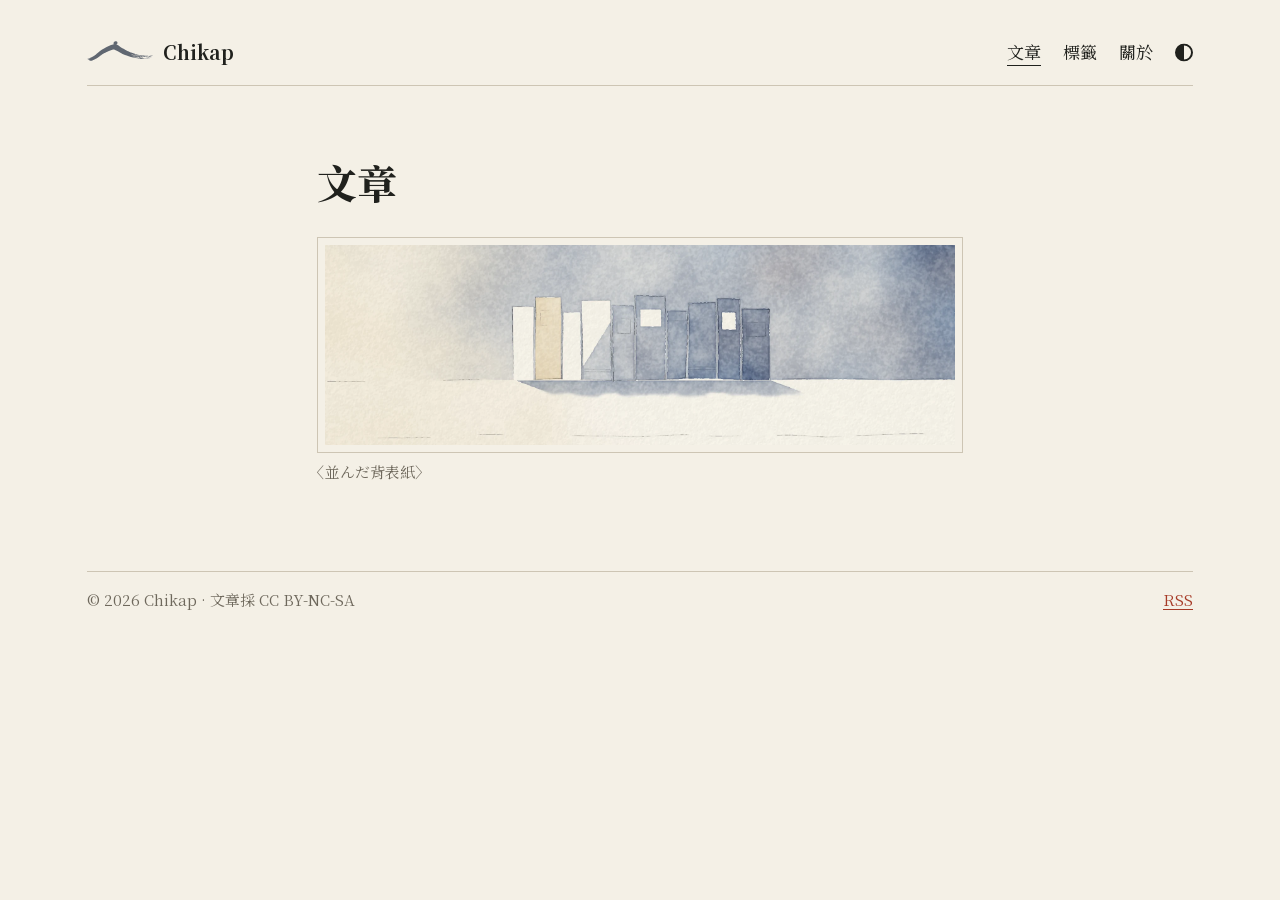
<file: posts/index.html>
<!doctype html>
<html lang="zh-Hant">
<head>
<meta charset="utf-8">
<meta name="viewport" content="width=device-width, initial-scale=1">
<title>文章｜Chikap</title>
<meta name="description" content="Chikap 的部落格。">
<meta property="og:type" content="website">
<meta property="og:site_name" content="Chikap">
<meta property="og:locale" content="zh_TW">
<meta property="og:title" content="文章">
<meta property="og:description" content="Chikap 的部落格。">
<meta property="og:url" content="https://galgq.github.io/posts/">
<meta property="og:image" content="https://galgq.github.io/assets/art/share.jpg">
<meta property="og:image:width" content="1200">
<meta property="og:image:height" content="630">
<meta property="og:image:alt" content="夕陽裡的燕子花">
<meta name="twitter:card" content="summary_large_image">
<script>
  document.documentElement.classList.add('js');
  try { var t = localStorage.getItem('theme'); if (t === 'dark' || t === 'light') document.documentElement.setAttribute('data-theme', t); } catch (e) {}
</script>
<link rel="preload" href="/fonts/site-dcef2267b5.woff2" as="font" type="font/woff2" crossorigin>
<style>@font-face{font-family:"Chikap Serif";font-style:normal;font-weight:400 800;font-display:swap;src:url("/fonts/site-dcef2267b5.woff2") format("woff2")}@font-face{font-family:"Chikap Serif";font-style:normal;font-weight:400 800;font-display:swap;src:url("/fonts/site-jp-55b48e0201.woff2") format("woff2");unicode-range:U+56E3}</style>
<link rel="stylesheet" href="/assets/site.css">
<link rel="icon" href="/assets/logo/favicon.svg" type="image/svg+xml">
<link rel="alternate" type="application/rss+xml" title="Chikap" href="/rss.xml">
<script src="/assets/site.js" defer onerror="document.documentElement.classList.remove('js')"></script>

</head>
<body>
<a class="skip" href="#content">跳到正文</a>
<div class="wrap">
  <header class="site-head">
    <a class="logo" href="/"><span class="mark" aria-hidden="true"><svg xmlns="http://www.w3.org/2000/svg" viewBox="0 0 171.1 51.5" role="img" aria-label="Chikap"><g fill="currentColor"><path d="M15.9 39.6L16.3 39.4L16.7 39.1L17.1 38.9L17.5 38.6L17.9 38.3L18.4 38.1L18.8 37.8L19.2 37.6L19.6 37.3L20.0 37.1L20.3 36.8L20.7 36.6L21.1 36.3L21.5 36.0L21.8 35.7L22.2 35.4L22.6 35.1L22.9 34.8L23.3 34.4L23.6 34.1L24.0 33.8L24.4 33.5L24.7 33.1L25.1 32.8L25.5 32.5L25.9 32.2L26.3 31.8L26.7 31.5L27.1 31.2L27.5 30.9L27.9 30.5L28.3 30.2L28.7 29.8L29.1 29.5L29.5 29.1L29.9 28.8L30.3 28.4L30.7 28.1L31.1 27.7L31.6 27.4L32.0 27.0L32.4 26.7L32.9 26.3L33.3 26.0L33.8 25.7L34.2 25.3L34.7 25.0L35.1 24.6L35.5 24.3L36.0 24.0L36.4 23.7L36.9 23.4L37.3 23.1L37.8 22.8L38.2 22.5L38.7 22.2L39.2 22.0L39.6 21.7L40.1 21.4L40.6 21.2L41.0 20.9L41.5 20.7L42.0 20.4L42.4 20.1L42.9 19.8L43.3 19.6L43.8 19.3L44.3 19.0L44.7 18.7L45.2 18.5L45.7 18.2L46.1 17.9L46.6 17.7L47.1 17.4L47.5 17.2L48.0 16.9L48.5 16.7L49.0 16.4L49.4 16.1L49.9 15.9L50.4 15.6L50.9 15.4L51.3 15.1L51.8 14.9L52.3 14.6L52.8 14.4L53.3 14.2L53.8 14.0L54.3 13.7L54.8 13.5L55.3 13.3L55.8 13.1L56.3 12.9L56.8 12.6L57.3 12.4L57.9 12.1L58.4 11.9L58.9 11.6L59.4 11.4L59.9 11.2L60.5 10.9L61.0 10.7L61.5 10.6L62.0 10.4L62.6 10.2L63.1 10.0L63.6 9.9L64.2 9.7L64.8 9.5L65.4 9.4L66.0 9.2L66.6 9.0L67.3 8.8L68.1 8.6L68.9 8.4L69.7 8.3L70.6 8.3L71.5 8.3L72.4 8.3L73.3 8.4L74.2 8.6L75.1 8.8L75.9 9.1L76.6 9.4L77.4 9.7L78.0 9.9L78.6 10.2L79.2 10.5L79.7 10.8L80.2 11.0L80.6 11.3L81.1 11.6L81.6 11.9L82.0 12.2L82.5 12.5L82.9 12.8L83.3 13.2L83.8 13.6L84.2 13.9L84.7 14.3L85.1 14.6L85.5 15.0L85.9 15.3L86.3 15.6L86.7 15.9L87.2 16.2L87.6 16.5L88.0 16.8L88.4 17.0L88.8 17.3L89.2 17.5L89.6 17.8L90.0 18.0L90.4 18.2L90.8 18.4L91.2 18.6L91.7 18.8L92.1 19.0L92.5 19.2L93.0 19.4L93.4 19.6L93.8 19.9L94.3 20.1L94.7 20.3L95.1 20.6L95.6 20.8L96.0 21.1L96.4 21.4L96.8 21.6L97.2 21.9L97.7 22.2L98.1 22.4L98.5 22.7L98.9 22.9L99.4 23.2L99.8 23.4L100.2 23.6L100.7 23.9L101.1 24.1L101.6 24.3L96.6 35.5L96.1 35.3L95.6 35.1L95.1 34.9L94.6 34.7L94.1 34.5L93.6 34.3L93.1 34.1L92.6 33.9L92.1 33.6L91.6 33.4L91.2 33.2L90.7 32.9L90.2 32.6L89.8 32.4L89.3 32.1L88.8 31.8L88.4 31.5L87.9 31.3L87.4 31.0L87.0 30.8L86.5 30.5L86.0 30.3L85.5 30.0L85.0 29.8L84.5 29.5L84.0 29.2L83.5 28.9L83.0 28.6L82.6 28.3L82.1 28.0L81.6 27.7L81.1 27.4L80.7 27.2L80.2 26.9L79.7 26.7L79.3 26.4L78.8 26.2L78.4 26.0L77.9 25.8L77.5 25.6L77.0 25.4L76.6 25.1L76.2 24.9L75.8 24.7L75.3 24.5L74.9 24.3L74.4 24.1L74.0 23.9L73.5 23.7L73.1 23.5L72.6 23.4L72.2 23.2L71.8 23.0L71.5 22.8L71.2 22.7L71.0 22.6L70.9 22.5L70.7 22.3L70.6 22.2L70.5 22.1L70.5 22.0L70.4 21.9L70.2 21.8L70.1 21.8L69.9 21.7L69.6 21.6L69.4 21.6L69.1 21.6L68.7 21.7L68.3 21.7L67.9 21.8L67.5 21.9L67.1 22.0L66.6 22.1L66.2 22.3L65.7 22.4L65.2 22.5L64.8 22.6L64.3 22.7L63.9 22.9L63.4 23.1L63.0 23.2L62.6 23.4L62.2 23.6L61.7 23.8L61.3 23.9L60.9 24.1L60.5 24.3L60.0 24.5L59.6 24.6L59.1 24.8L58.7 25.0L58.2 25.1L57.7 25.3L57.3 25.4L56.8 25.6L56.4 25.8L55.9 26.0L55.5 26.2L55.0 26.4L54.6 26.6L54.1 26.8L53.7 27.0L53.2 27.2L52.8 27.4L52.3 27.6L51.9 27.8L51.4 28.0L51.0 28.2L50.5 28.4L50.1 28.6L49.6 28.8L49.2 29.1L48.7 29.3L48.3 29.5L47.8 29.7L47.4 30.0L47.0 30.2L46.5 30.4L46.1 30.6L45.6 30.8L45.1 31.0L44.7 31.2L44.2 31.4L43.8 31.7L43.3 31.9L42.9 32.1L42.5 32.4L42.0 32.6L41.6 32.9L41.2 33.1L40.8 33.4L40.4 33.6L40.0 33.9L39.6 34.2L39.2 34.4L38.8 34.7L38.4 35.0L38.0 35.2L37.7 35.5L37.3 35.8L36.9 36.1L36.5 36.4L36.1 36.7L35.7 37.0L35.3 37.3L34.9 37.6L34.5 37.9L34.1 38.2L33.7 38.5L33.3 38.8L32.9 39.1L32.5 39.4L32.0 39.7L31.6 40.0L31.2 40.3L30.7 40.6L30.3 41.0L29.9 41.3L29.4 41.6L29.0 41.9L28.6 42.3L28.1 42.6L27.7 42.9L27.2 43.3L26.8 43.6L26.3 43.9L25.8 44.2L25.3 44.5L24.8 44.8L24.3 45.0L23.8 45.3L23.3 45.5L22.8 45.8L22.4 46.0L21.9 46.3L21.4 46.5L20.9 46.8L20.4 47.0L20.0 47.3ZM4.5 44.0L5.0 43.9L5.5 43.9L5.9 43.9L6.4 43.9L6.8 43.8L7.1 43.7L7.5 43.6L7.8 43.5L8.1 43.4L8.5 43.2L8.8 43.1L9.1 43.0L9.5 42.9L9.8 42.7L10.2 42.5L10.6 42.4L10.9 42.2L11.3 42.0L11.7 41.8L12.1 41.6L12.5 41.4L12.9 41.2L13.3 41.0L13.8 40.8L14.2 40.6L14.6 40.4L15.0 40.1L15.4 39.9L15.9 39.6L16.3 39.4L16.7 39.1L17.1 38.9L17.5 38.6L17.9 38.3L18.4 38.1L18.8 37.8L19.2 37.6L19.6 37.3L20.0 37.1L20.3 36.8L21.9 39.1L21.4 39.4L21.0 39.7L20.6 39.9L20.2 40.2L19.7 40.4L19.3 40.7L18.9 41.0L18.4 41.2L18.0 41.5L17.5 41.7L17.1 42.0L16.7 42.2L16.2 42.4L15.8 42.7L15.3 42.9L14.9 43.1L14.4 43.3L14.0 43.5L13.5 43.7L13.1 43.9L12.6 44.2L12.2 44.3L11.8 44.5L11.3 44.7L10.9 44.9L10.4 45.0L10.0 45.2L9.6 45.3L9.1 45.4L8.7 45.4L8.2 45.3L7.8 45.3L7.4 45.2L7.0 45.1L6.6 45.0L6.2 44.8L5.8 44.7L5.3 44.5L4.9 44.3L4.5 44.0ZM0.6 44.4L1.1 44.4L1.7 44.5L2.2 44.6L2.7 44.7L3.2 44.8L3.7 45.0L4.1 45.1L4.6 45.3L5.1 45.4L5.6 45.5L6.0 45.5L6.5 45.5L6.9 45.5L7.4 45.6L7.8 45.5L8.2 45.5L8.7 45.4L9.1 45.3L9.5 45.2L10.0 45.0L10.4 44.9L10.9 44.8L11.3 44.6L11.7 44.5L12.2 44.3L12.6 44.1L13.1 43.9L13.5 43.7L13.9 43.5L14.4 43.2L14.8 43.0L15.2 42.8L15.7 42.5L16.1 42.3L16.6 42.0L17.0 41.8L17.4 41.5L17.9 41.3L18.3 41.0L18.7 40.7L19.2 40.5L19.6 40.2L20.0 40.0L20.5 39.7L20.9 39.5L21.3 39.2L21.7 38.9L22.8 40.6L22.3 40.8L21.9 41.1L21.5 41.4L21.0 41.6L20.6 41.9L20.1 42.1L19.7 42.4L19.2 42.7L18.8 42.9L18.3 43.2L17.9 43.4L17.4 43.6L17.0 43.9L16.5 44.1L16.0 44.3L15.6 44.6L15.1 44.8L14.6 45.0L14.2 45.2L13.7 45.4L13.2 45.6L12.7 45.8L12.3 46.0L11.8 46.1L11.3 46.3L10.8 46.5L10.3 46.6L9.8 46.8L9.3 46.8L8.8 46.9L8.3 46.9L7.8 46.9L7.3 46.9L6.8 46.8L6.3 46.7L5.8 46.6L5.3 46.4L4.9 46.3L4.4 46.1L3.9 45.9L3.4 45.7L2.9 45.5L2.5 45.3L2.0 45.1L1.5 44.8L1.1 44.6L0.6 44.4ZM1.6 46.4L2.1 46.4L2.6 46.4L3.2 46.5L3.7 46.6L4.2 46.7L4.7 46.8L5.2 46.9L5.7 47.0L6.3 47.0L6.8 47.0L7.3 47.0L7.8 47.0L8.3 46.9L8.8 46.8L9.3 46.7L9.8 46.6L10.3 46.4L10.8 46.3L11.3 46.2L11.8 46.0L12.2 45.9L12.7 45.7L13.2 45.5L13.7 45.3L14.1 45.1L14.6 44.9L15.1 44.7L15.5 44.4L16.0 44.2L16.4 43.9L16.9 43.7L17.3 43.4L17.7 43.2L18.2 42.9L18.6 42.7L19.1 42.4L19.5 42.2L20.0 41.9L20.4 41.7L20.9 41.4L21.3 41.1L21.8 40.9L22.2 40.6L22.6 40.3L24.3 43.0L23.9 43.3L23.4 43.5L22.9 43.8L22.4 44.1L22.0 44.3L21.5 44.6L21.0 44.8L20.6 45.1L20.1 45.3L19.6 45.6L19.2 45.8L18.7 46.0L18.2 46.3L17.7 46.5L17.2 46.7L16.7 47.0L16.2 47.2L15.7 47.4L15.2 47.7L14.7 47.9L14.2 48.1L13.7 48.4L13.2 48.6L12.7 48.8L12.1 49.0L11.5 49.2L11.0 49.4L10.3 49.5L9.7 49.5L9.1 49.6L8.4 49.6L7.8 49.5L7.2 49.4L6.5 49.3L5.9 49.0L5.4 48.8L4.8 48.6L4.3 48.3L3.8 48.1L3.3 47.8L2.8 47.5L2.4 47.2L1.9 46.9L1.5 46.5ZM5.2 49.6L5.8 49.7L6.5 49.7L7.1 49.8L7.8 49.8L8.4 49.7L9.1 49.6L9.7 49.5L10.3 49.4L10.9 49.2L11.5 49.0L12.0 48.8L12.6 48.6L13.1 48.4L13.6 48.2L14.2 48.0L14.7 47.8L15.2 47.5L15.7 47.3L16.2 47.1L16.7 46.8L17.1 46.6L17.6 46.3L18.1 46.1L18.6 45.8L19.0 45.6L19.5 45.3L20.0 45.1L20.4 44.8L20.9 44.6L21.4 44.3L21.8 44.1L22.3 43.8L22.8 43.6L23.3 43.3L23.7 43.0L24.2 42.7L25.3 44.5L24.8 44.8L24.3 45.0L23.8 45.3L23.3 45.5L22.8 45.8L22.4 46.0L21.9 46.3L21.4 46.5L20.9 46.8L20.4 47.0L20.0 47.3L19.5 47.5L19.0 47.8L18.5 48.0L18.0 48.2L17.5 48.5L17.0 48.7L16.4 49.0L15.9 49.2L15.4 49.4L14.9 49.7L14.3 49.9L13.8 50.2L13.2 50.4L12.6 50.6L11.9 50.7L11.3 50.8L10.6 50.9L9.9 50.9L9.2 50.9L8.5 50.8L7.8 50.7L7.1 50.5L6.4 50.3L5.8 50.1L5.2 49.8ZM96.8 21.6L97.2 21.9L97.7 22.2L98.1 22.4L98.5 22.7L98.9 22.9L99.4 23.2L99.8 23.4L100.2 23.6L100.7 23.9L101.1 24.1L101.6 24.3L102.0 24.6L102.4 24.8L102.9 25.1L103.3 25.3L103.7 25.5L104.2 25.7L104.6 25.9L105.1 26.1L105.5 26.3L106.0 26.5L106.5 26.7L106.9 26.9L107.4 27.1L107.8 27.3L108.3 27.5L108.7 27.7L109.2 27.9L109.7 28.1L110.1 28.3L110.6 28.5L111.0 28.7L111.5 28.9L112.0 29.1L112.4 29.3L112.9 29.4L113.4 29.5L113.9 29.7L114.4 29.8L114.8 30.0L115.3 30.1L115.8 30.3L116.3 30.4L116.7 30.6L117.2 30.8L117.7 31.0L118.1 31.1L118.6 31.3L119.0 31.5L119.5 31.7L120.0 31.8L120.5 32.0L120.9 32.2L121.4 32.3L121.9 32.5L122.3 32.7L122.8 32.8L123.3 33.0L123.7 33.2L124.2 33.3L124.7 33.5L125.2 33.7L125.6 33.9L126.1 34.0L126.6 34.2L127.1 34.3L127.6 34.4L128.0 34.6L128.5 34.7L129.0 34.8L129.5 34.9L130.0 35.1L130.5 35.2L131.0 35.3L131.5 35.4L131.9 35.5L132.4 35.6L132.9 35.8L133.4 35.9L133.9 36.0L134.4 36.1L134.9 36.2L135.3 36.3L135.8 36.4L136.3 36.5L136.8 36.6L137.3 36.6L137.8 36.7L138.3 36.8L138.8 36.8L139.2 36.8L139.7 36.9L140.2 37.0L140.7 37.0L141.2 37.1L141.6 37.2L142.1 37.2L142.6 37.3L143.1 37.3L143.5 37.4L144.0 37.4L144.5 37.4L145.0 37.5L145.5 37.5L146.0 37.5L146.4 37.5L146.9 37.6L147.4 37.6L147.9 37.7L148.4 37.8L148.9 37.8L149.3 37.9L149.8 37.9L150.3 38.0L150.8 38.0L151.3 38.0L151.7 38.0L152.2 38.1L152.7 38.1L153.2 38.1L153.6 38.1L154.1 38.1L154.6 38.1L155.1 38.1L155.5 38.1L156.0 38.1L156.5 38.0L156.9 37.9L157.4 37.9L157.8 37.8L158.2 37.7L158.7 37.7L159.1 37.6L159.2 37.7L158.8 37.9L158.3 38.0L157.9 38.2L157.5 38.3L157.0 38.4L156.6 38.6L156.1 38.6L155.6 38.7L155.2 38.9L154.7 38.9L154.2 39.0L153.7 39.0L153.3 39.0L152.8 39.1L152.3 39.1L151.8 39.1L151.3 39.2L150.8 39.1L150.3 39.1L149.8 39.2L149.4 39.2L148.9 39.1L148.4 39.1L147.9 39.1L147.4 39.0L146.9 38.9L146.4 38.9L145.9 38.8L145.4 38.7L144.9 38.7L144.4 38.6L144.0 38.5L143.5 38.5L143.0 38.5L142.5 38.5L142.0 38.5L141.5 38.5L141.0 38.4L140.5 38.4L140.0 38.3L139.5 38.3L139.1 38.2L138.6 38.1L138.1 38.0L137.6 37.9L137.1 37.8L136.6 37.7L136.1 37.7L135.6 37.6L135.1 37.5L134.6 37.4L134.1 37.3L133.6 37.2L133.1 37.1L132.7 37.0L132.2 36.9L131.7 36.8L131.2 36.6L130.7 36.5L130.2 36.4L129.7 36.3L129.2 36.2L128.7 36.2L128.2 36.1L127.7 36.0L127.2 35.9L126.7 35.8L126.2 35.7L125.7 35.5L125.2 35.4L124.8 35.3L124.3 35.1L123.8 34.9L123.3 34.8L122.8 34.6L122.4 34.5L121.9 34.3L121.4 34.1L120.9 34.0L120.4 33.8L120.0 33.7L119.5 33.6L119.0 33.4L118.5 33.2L118.0 33.1L117.6 32.9L117.1 32.8L116.6 32.6L116.1 32.5L115.6 32.3L115.2 32.1L114.7 32.0L114.2 31.8L113.7 31.7L113.2 31.5L112.8 31.3L112.3 31.2L111.8 31.0L111.3 30.8L110.9 30.7L110.4 30.5L109.9 30.3L109.4 30.1L109.0 29.9L108.5 29.7L108.0 29.5L107.6 29.4L107.1 29.2L106.6 29.0L106.2 28.8L105.7 28.6L105.2 28.4L104.8 28.2L104.3 28.0L103.9 27.8L103.4 27.6L102.9 27.4L102.5 27.2L102.0 27.0L101.6 26.8L101.1 26.5L100.7 26.3L100.2 26.1L99.8 25.9L99.3 25.6L98.9 25.4L98.4 25.2L98.0 24.9L97.5 24.7L97.1 24.5L96.7 24.2L96.2 24.0L95.8 23.7ZM95.9 23.5L96.3 23.8L96.7 24.1L97.2 24.3L97.6 24.5L98.1 24.8L98.5 25.0L99.0 25.2L99.4 25.5L99.9 25.7L100.3 25.9L100.8 26.2L101.2 26.4L101.6 26.6L102.1 26.8L102.5 27.1L103.0 27.3L103.4 27.5L103.9 27.7L104.4 27.9L104.8 28.1L105.3 28.3L105.7 28.5L106.2 28.7L106.7 28.9L107.1 29.1L107.6 29.3L108.1 29.5L108.5 29.7L109.0 29.9L109.5 30.1L109.9 30.3L110.4 30.4L110.9 30.6L111.4 30.8L111.8 31.0L112.3 31.1L112.8 31.3L113.3 31.4L113.8 31.6L114.2 31.7L114.7 31.9L115.2 32.1L115.7 32.2L116.1 32.4L116.6 32.6L117.1 32.7L117.6 32.9L118.0 33.1L118.5 33.2L119.0 33.4L119.5 33.6L119.9 33.7L120.4 33.9L120.9 34.1L121.4 34.3L121.8 34.4L122.3 34.6L122.8 34.8L123.3 35.0L123.7 35.2L124.2 35.4L124.2 35.4L123.7 35.3L123.2 35.2L122.7 35.1L122.2 34.9L121.7 34.8L121.3 34.7L120.8 34.5L120.3 34.4L119.8 34.3L119.3 34.1L118.8 34.0L118.3 33.9L117.8 33.7L117.4 33.6L116.9 33.4L116.4 33.3L115.9 33.1L115.4 33.0L114.9 32.8L114.5 32.7L114.0 32.5L113.5 32.4L113.0 32.2L112.5 32.1L112.0 31.9L111.6 31.8L111.1 31.6L110.6 31.4L110.1 31.2L109.6 31.1L109.2 30.9L108.7 30.7L108.2 30.5L107.8 30.3L107.3 30.1L106.8 29.9L106.3 29.7L105.9 29.6L105.4 29.4L104.9 29.2L104.5 29.0L104.0 28.8L103.5 28.6L103.1 28.4L102.6 28.2L102.2 28.0L101.7 27.8L101.2 27.6L100.8 27.3L100.3 27.1L99.9 26.9L99.4 26.7L99.0 26.4L98.5 26.2L98.1 26.0L97.6 25.8L97.2 25.5L96.7 25.3L96.3 25.1L95.8 24.8L95.4 24.6ZM135.0 38.1L135.5 38.1L136.0 38.2L136.5 38.2L137.0 38.3L137.5 38.3L138.0 38.4L138.5 38.4L139.0 38.5L139.5 38.6L140.0 38.6L140.5 38.7L141.0 38.8L141.5 38.8L142.0 38.9L142.4 38.9L142.9 39.0L143.4 39.0L143.9 39.0L144.4 39.1L144.9 39.1L145.4 39.1L145.9 39.2L146.4 39.2L146.9 39.3L147.4 39.4L147.9 39.4L148.4 39.5L148.9 39.6L149.4 39.6L149.9 39.7L150.4 39.7L150.8 39.7L151.3 39.7L151.8 39.7L152.3 39.7L152.8 39.7L152.8 39.7L152.3 39.8L151.8 39.8L151.3 39.8L150.9 39.8L150.4 39.8L149.9 39.8L149.4 39.8L148.9 39.7L148.4 39.7L147.9 39.7L147.4 39.7L146.9 39.6L146.4 39.6L145.9 39.6L145.4 39.5L144.9 39.5L144.4 39.4L143.9 39.4L143.4 39.3L142.9 39.3L142.4 39.3L141.9 39.2L141.4 39.2L140.9 39.1L140.4 39.1L139.9 39.0L139.5 38.9L139.0 38.9L138.5 38.8L138.0 38.7L137.5 38.6L137.0 38.5L136.5 38.4L136.0 38.3L135.5 38.2L135.0 38.1ZM95.5 24.4L95.9 24.7L96.3 24.9L96.8 25.1L97.2 25.4L97.7 25.6L98.1 25.8L98.6 26.1L99.0 26.3L99.5 26.5L99.9 26.7L100.4 27.0L100.8 27.2L101.3 27.4L101.7 27.6L102.2 27.9L102.7 28.1L103.1 28.3L103.6 28.5L104.0 28.7L104.5 28.9L105.0 29.1L105.4 29.3L105.9 29.4L106.4 29.6L106.9 29.8L107.3 30.0L107.8 30.2L108.3 30.4L108.7 30.6L109.2 30.8L109.7 31.0L110.1 31.2L110.6 31.4L111.1 31.6L111.6 31.7L112.0 31.9L112.5 32.1L113.0 32.2L113.5 32.4L114.0 32.5L114.5 32.7L114.9 32.8L115.4 33.0L115.9 33.2L116.4 33.3L116.9 33.5L117.3 33.7L117.8 33.8L118.3 34.0L118.8 34.2L119.3 34.3L119.7 34.5L120.2 34.6L120.7 34.8L121.2 35.0L121.7 35.1L122.1 35.3L122.6 35.4L123.1 35.6L123.6 35.7L124.1 35.9L124.6 36.0L125.0 36.2L125.5 36.3L126.0 36.4L126.5 36.6L127.0 36.7L127.5 36.8L128.0 36.9L128.5 37.0L129.0 37.1L129.5 37.2L130.0 37.3L130.5 37.4L131.0 37.6L131.5 37.7L132.0 37.8L132.5 37.9L133.0 38.0L133.5 38.2L134.0 38.3L134.4 38.4L134.9 38.5L135.4 38.5L136.0 38.6L136.5 38.6L137.0 38.7L137.5 38.8L138.0 38.8L138.4 38.9L138.9 39.0L139.4 39.0L139.9 39.1L140.4 39.2L140.9 39.3L141.4 39.4L141.9 39.5L142.4 39.5L142.9 39.6L143.4 39.6L143.9 39.7L144.4 39.7L144.9 39.8L145.4 39.8L145.9 39.9L146.4 40.0L146.9 40.0L147.4 40.1L147.9 40.2L148.4 40.3L148.9 40.3L149.4 40.3L149.9 40.3L150.4 40.3L150.9 40.3L151.4 40.3L151.9 40.3L152.4 40.3L152.9 40.3L153.4 40.3L153.9 40.3L154.4 40.2L154.8 40.2L155.3 40.1L155.8 40.1L156.3 40.0L156.8 39.9L157.3 39.9L157.8 39.8L158.2 39.6L158.7 39.5L159.2 39.3L159.6 39.2L160.1 39.1L160.5 38.9L161.0 38.7L161.4 38.5L161.9 38.3L162.3 38.2L162.8 38.0L163.2 37.9L163.7 37.7L164.2 37.5L164.7 37.3L165.1 37.2L165.6 37.0L166.1 36.8L166.6 36.6L167.1 36.4L167.5 36.2L168.0 36.0L168.1 36.1L167.6 36.4L167.2 36.6L166.7 36.9L166.3 37.1L165.8 37.4L165.4 37.6L164.9 37.9L164.5 38.1L164.0 38.4L163.6 38.6L163.1 38.8L162.7 39.0L162.2 39.2L161.7 39.4L161.3 39.5L160.8 39.6L160.3 39.8L159.8 39.9L159.4 40.1L158.9 40.2L158.4 40.3L157.9 40.4L157.4 40.5L156.9 40.6L156.4 40.7L155.9 40.8L155.4 40.9L154.9 40.9L154.4 41.0L153.9 41.1L153.4 41.1L152.9 41.2L152.4 41.2L151.9 41.2L151.4 41.2L150.9 41.2L150.4 41.2L149.9 41.2L149.4 41.2L148.9 41.2L148.4 41.1L147.9 41.1L147.3 41.1L146.8 41.1L146.3 41.1L145.8 41.0L145.3 41.0L144.8 40.9L144.3 40.9L143.8 40.9L143.3 40.8L142.8 40.8L142.3 40.7L141.8 40.7L141.3 40.6L140.8 40.6L140.3 40.5L139.8 40.5L139.2 40.4L138.7 40.4L138.2 40.3L137.7 40.2L137.2 40.1L136.7 40.0L136.2 39.9L135.7 39.8L135.2 39.7L134.7 39.6L134.2 39.5L133.7 39.4L133.2 39.3L132.7 39.2L132.2 39.1L131.7 39.0L131.2 38.9L130.7 38.8L130.2 38.7L129.7 38.6L129.2 38.5L128.7 38.4L128.2 38.2L127.7 38.1L127.2 38.0L126.7 37.9L126.2 37.8L125.7 37.6L125.2 37.5L124.7 37.4L124.3 37.2L123.8 37.1L123.3 37.0L122.8 36.8L122.3 36.7L121.8 36.6L121.3 36.4L120.8 36.3L120.3 36.2L119.8 36.0L119.3 35.9L118.8 35.8L118.3 35.6L117.8 35.5L117.4 35.3L116.9 35.2L116.4 35.0L115.9 34.9L115.4 34.7L114.9 34.6L114.4 34.4L113.9 34.3L113.4 34.1L112.9 34.0L112.5 33.8L112.0 33.6L111.5 33.5L111.0 33.3L110.5 33.1L110.0 32.9L109.6 32.8L109.1 32.6L108.6 32.4L108.1 32.2L107.6 32.1L107.2 31.9L106.7 31.7L106.2 31.5L105.7 31.3L105.3 31.1L104.8 30.9L104.3 30.8L103.8 30.6L103.4 30.4L102.9 30.2L102.4 30.0L101.9 29.8L101.5 29.6L101.0 29.4L100.5 29.1L100.1 28.9L99.6 28.7L99.1 28.5L98.7 28.3L98.2 28.1L97.8 27.9L97.3 27.6L96.8 27.4L96.4 27.2L95.9 27.0L95.5 26.7L95.0 26.5L94.5 26.3ZM94.6 26.1L95.1 26.4L95.5 26.6L96.0 26.8L96.4 27.0L96.9 27.3L97.4 27.5L97.8 27.7L98.3 27.9L98.7 28.2L99.2 28.4L99.7 28.6L100.1 28.8L100.6 29.0L101.1 29.2L101.5 29.4L102.0 29.6L102.5 29.9L102.9 30.1L103.4 30.3L103.9 30.4L104.3 30.6L104.8 30.8L105.3 31.0L105.8 31.2L106.2 31.4L106.7 31.6L107.2 31.8L107.7 32.0L108.1 32.2L108.6 32.4L109.1 32.6L109.6 32.7L110.1 32.9L110.5 33.1L111.0 33.3L111.5 33.5L112.0 33.7L112.4 33.8L112.9 34.0L113.4 34.2L113.9 34.4L114.4 34.6L114.8 34.8L115.3 34.9L115.8 35.1L116.3 35.3L116.8 35.5L116.8 35.5L116.2 35.4L115.7 35.3L115.3 35.2L114.8 35.0L114.3 34.9L113.8 34.7L113.3 34.6L112.8 34.5L112.3 34.3L111.8 34.2L111.3 34.0L110.8 33.9L110.3 33.7L109.8 33.5L109.3 33.4L108.9 33.2L108.4 33.0L107.9 32.8L107.4 32.7L106.9 32.5L106.5 32.3L106.0 32.1L105.5 31.9L105.0 31.7L104.5 31.6L104.1 31.4L103.6 31.2L103.1 31.0L102.6 30.8L102.2 30.6L101.7 30.4L101.2 30.2L100.7 30.0L100.3 29.8L99.8 29.6L99.3 29.4L98.8 29.2L98.4 29.0L97.9 28.7L97.4 28.5L97.0 28.3L96.5 28.1L96.1 27.9L95.6 27.6L95.1 27.4L94.7 27.2L94.2 27.0ZM124.6 37.9L125.1 38.0L125.6 38.1L126.1 38.2L126.6 38.3L127.1 38.4L127.6 38.5L128.1 38.6L128.6 38.7L129.1 38.8L129.7 38.9L130.2 39.0L130.7 39.1L131.2 39.2L131.7 39.3L132.2 39.4L132.7 39.5L133.2 39.6L133.7 39.7L134.2 39.8L134.7 39.9L135.2 40.0L135.7 40.1L136.2 40.2L136.7 40.3L137.2 40.4L137.7 40.5L138.2 40.6L138.7 40.7L139.2 40.7L139.7 40.8L140.2 40.9L140.7 41.0L141.2 41.0L141.7 41.1L141.7 41.2L141.2 41.1L140.7 41.1L140.2 41.0L139.7 40.9L139.2 40.9L138.7 40.8L138.2 40.8L137.7 40.7L137.2 40.6L136.6 40.6L136.1 40.5L135.6 40.4L135.1 40.4L134.6 40.3L134.1 40.2L133.6 40.1L133.1 40.0L132.6 39.9L132.1 39.8L131.6 39.7L131.1 39.6L130.6 39.5L130.1 39.4L129.6 39.3L129.1 39.2L128.6 39.0L128.1 38.9L127.6 38.8L127.1 38.7L126.6 38.5L126.1 38.4L125.6 38.2L125.1 38.1L124.6 37.9ZM94.3 26.8L94.7 27.0L95.2 27.3L95.7 27.5L96.1 27.7L96.6 27.9L97.1 28.1L97.5 28.4L98.0 28.6L98.5 28.8L98.9 29.0L99.4 29.2L99.9 29.4L100.3 29.7L100.8 29.9L101.3 30.1L101.7 30.3L102.2 30.5L102.7 30.7L103.1 30.9L103.6 31.1L104.1 31.3L104.6 31.5L105.0 31.7L105.5 31.9L106.0 32.0L106.5 32.2L107.0 32.4L107.4 32.6L107.9 32.8L108.4 33.0L108.9 33.2L109.4 33.4L109.8 33.5L110.3 33.7L110.8 33.9L111.3 34.0L111.8 34.2L112.3 34.4L112.7 34.6L113.2 34.7L113.7 34.9L114.2 35.1L114.7 35.3L115.2 35.4L115.7 35.6L116.1 35.8L116.6 35.9L117.1 36.1L117.6 36.2L118.1 36.4L118.6 36.5L119.1 36.7L119.6 36.8L120.1 37.0L120.6 37.1L121.1 37.3L121.6 37.4L122.1 37.5L122.6 37.7L123.0 37.8L123.5 37.9L124.0 38.0L124.6 38.1L125.1 38.2L125.6 38.4L126.1 38.5L126.5 38.6L127.0 38.8L127.5 38.9L128.0 39.0L128.5 39.2L129.0 39.3L129.5 39.4L130.0 39.6L130.5 39.7L131.0 39.8L131.5 39.9L132.0 40.0L132.5 40.1L133.0 40.2L133.5 40.4L134.1 40.4L134.6 40.5L135.1 40.6L135.6 40.7L136.1 40.8L136.6 40.9L137.1 41.0L137.6 41.1L138.1 41.2L138.6 41.3L139.1 41.4L139.6 41.5L140.1 41.7L140.6 41.8L141.1 41.9L141.6 42.0L142.2 42.0L142.7 42.1L143.2 42.2L143.7 42.3L144.2 42.4L144.7 42.4L145.2 42.5L145.8 42.6L145.8 42.6L145.2 42.7L144.7 42.8L144.2 42.8L143.7 42.8L143.1 42.8L142.6 42.8L142.1 42.8L141.6 42.8L141.0 42.8L140.5 42.8L140.0 42.8L139.5 42.8L138.9 42.8L138.4 42.8L137.9 42.7L137.4 42.6L136.9 42.5L136.3 42.5L135.8 42.4L135.3 42.3L134.8 42.2L134.3 42.1L133.8 42.0L133.3 41.9L132.7 41.8L132.2 41.7L131.7 41.5L131.2 41.4L130.7 41.3L130.2 41.2L129.7 41.0L129.2 41.0L128.7 40.9L128.2 40.8L127.7 40.7L127.2 40.6L126.6 40.5L126.1 40.4L125.6 40.3L125.1 40.2L124.6 40.0L124.1 39.9L123.6 39.8L123.1 39.6L122.6 39.5L122.1 39.3L121.6 39.2L121.1 39.1L120.6 38.9L120.1 38.8L119.6 38.7L119.1 38.6L118.6 38.4L118.1 38.3L117.6 38.2L117.1 38.0L116.6 37.8L116.1 37.7L115.6 37.6L115.1 37.4L114.6 37.3L114.1 37.1L113.6 37.0L113.1 36.8L112.6 36.7L112.1 36.6L111.6 36.4L111.1 36.2L110.6 36.1L110.1 35.9L109.6 35.7L109.1 35.6L108.6 35.4L108.1 35.2L107.6 35.0L107.2 34.8L106.7 34.7L106.2 34.5L105.7 34.3L105.2 34.1L104.7 33.9L104.2 33.8L103.7 33.6L103.2 33.4L102.7 33.2L102.3 33.0L101.8 32.9L101.3 32.7L100.8 32.5L100.3 32.3L99.8 32.1L99.3 31.9L98.9 31.7L98.4 31.5L97.9 31.3L97.4 31.1L96.9 30.9L96.5 30.7L96.0 30.5L95.5 30.2L95.0 30.0L94.6 29.8L94.1 29.6L93.6 29.4L93.1 29.1ZM153.0 42.5L153.5 42.3L154.1 42.2L154.6 42.1L155.1 42.0L155.6 41.9L156.1 41.8L156.6 41.7L157.1 41.6L157.6 41.4L158.1 41.2L158.6 41.0L159.0 40.9L159.5 40.7L160.0 40.6L160.5 40.4L161.0 40.2L161.5 40.1L161.9 39.9L162.4 39.7L162.9 39.6L163.4 39.4L163.8 39.1L164.3 38.9L164.8 38.7L165.2 38.5L165.7 38.3L166.2 38.1L166.7 37.9L167.1 37.6L167.6 37.4L168.1 37.2L168.5 37.0L169.0 36.8L169.5 36.6L170.0 36.4L170.5 36.3L170.5 36.3L170.1 36.6L169.6 36.8L169.2 37.1L168.7 37.4L168.3 37.6L167.8 37.9L167.4 38.2L166.9 38.4L166.5 38.7L166.1 39.0L165.6 39.3L165.2 39.5L164.7 39.8L164.3 40.0L163.8 40.3L163.3 40.5L162.9 40.8L162.4 41.0L161.9 41.2L161.4 41.4L160.9 41.6L160.4 41.8L159.9 41.9L159.3 42.1L158.8 42.1L158.3 42.2L157.7 42.2L157.2 42.3L156.7 42.3L156.2 42.4L155.6 42.4L155.1 42.5L154.6 42.5L154.1 42.5L153.6 42.6L153.0 42.5ZM93.2 28.9L93.7 29.2L94.2 29.4L94.6 29.6L95.1 29.8L95.6 30.1L96.1 30.3L96.5 30.5L97.0 30.7L97.5 30.9L98.0 31.1L98.5 31.3L98.9 31.5L99.4 31.7L99.9 31.9L100.4 32.1L100.9 32.3L101.3 32.5L101.8 32.7L102.3 32.9L102.8 33.1L103.3 33.3L103.8 33.5L104.3 33.7L104.7 33.9L105.2 34.0L105.7 34.2L106.2 34.4L106.7 34.6L107.2 34.8L107.7 35.0L108.1 35.2L108.6 35.4L109.1 35.5L109.6 35.7L110.1 35.9L110.6 36.1L111.1 36.2L111.6 36.4L112.1 36.5L112.6 36.7L113.1 36.9L113.6 37.0L114.1 37.2L114.5 37.3L115.0 37.5L115.5 37.7L116.0 37.8L116.5 38.0L117.0 38.1L117.5 38.3L118.0 38.5L118.5 38.6L119.0 38.7L119.5 38.9L120.0 39.0L120.5 39.2L121.0 39.3L121.5 39.4L122.0 39.6L122.5 39.7L123.1 39.8L123.6 40.0L124.1 40.1L124.6 40.2L125.1 40.3L125.6 40.4L126.1 40.5L126.6 40.6L127.1 40.7L127.6 40.8L128.1 40.9L128.7 41.0L129.2 41.1L129.7 41.2L130.2 41.4L130.7 41.5L131.2 41.6L131.7 41.7L132.2 41.8L132.7 41.9L133.2 42.1L133.7 42.2L134.2 42.3L134.2 42.3L133.7 42.3L133.2 42.2L132.7 42.1L132.2 42.1L131.6 42.0L131.1 41.9L130.6 41.9L130.1 41.8L129.6 41.7L129.0 41.6L128.5 41.6L128.0 41.5L127.5 41.4L127.0 41.3L126.5 41.2L126.0 41.1L125.4 41.0L124.9 40.9L124.4 40.8L123.9 40.7L123.4 40.6L122.9 40.5L122.4 40.4L121.9 40.3L121.3 40.2L120.8 40.0L120.3 39.9L119.8 39.8L119.3 39.6L118.8 39.5L118.3 39.4L117.8 39.2L117.3 39.1L116.8 39.0L116.3 38.8L115.8 38.7L115.3 38.5L114.8 38.4L114.3 38.2L113.8 38.1L113.3 37.9L112.8 37.8L112.3 37.6L111.8 37.5L111.3 37.3L110.8 37.1L110.3 37.0L109.8 36.8L109.3 36.7L108.8 36.5L108.3 36.3L107.8 36.1L107.3 36.0L106.8 35.8L106.3 35.6L105.8 35.4L105.3 35.2L104.8 35.0L104.4 34.9L103.9 34.7L103.4 34.5L102.9 34.3L102.4 34.1L101.9 34.0L101.4 33.8L100.9 33.6L100.4 33.4L99.9 33.2L99.4 33.0L98.9 32.8L98.4 32.7L98.0 32.5L97.5 32.3L97.0 32.1L96.5 31.8L96.0 31.6L95.5 31.4L95.0 31.2L94.6 31.0L94.1 30.8L93.6 30.6L93.1 30.3L92.7 30.1ZM139.9 43.2L140.5 43.2L141.0 43.3L141.5 43.3L142.0 43.3L142.6 43.3L143.1 43.4L143.6 43.4L144.1 43.4L144.7 43.5L145.2 43.5L145.7 43.5L146.2 43.5L146.8 43.6L147.3 43.6L147.8 43.6L148.3 43.6L148.9 43.6L149.4 43.6L149.9 43.6L150.5 43.6L151.0 43.6L151.5 43.6L152.0 43.5L152.6 43.5L153.1 43.4L153.6 43.4L154.2 43.3L154.7 43.3L155.2 43.2L155.7 43.2L156.3 43.1L156.8 43.0L157.3 42.9L157.9 42.8L158.4 42.7L158.9 42.6L158.9 42.6L158.4 42.8L157.9 42.9L157.4 43.0L156.8 43.1L156.3 43.2L155.8 43.3L155.2 43.4L154.7 43.5L154.2 43.5L153.6 43.6L153.1 43.7L152.6 43.7L152.1 43.8L151.5 43.8L151.0 43.8L150.5 43.9L149.9 43.9L149.4 43.9L148.9 44.0L148.3 43.9L147.8 43.9L147.3 44.0L146.8 44.0L146.2 43.9L145.7 43.9L145.2 43.9L144.7 43.8L144.1 43.8L143.6 43.8L143.1 43.7L142.5 43.7L142.0 43.6L141.5 43.5L141.0 43.4L140.4 43.4L139.9 43.2ZM92.7 30.0L93.2 30.2L93.7 30.4L94.2 30.7L94.6 30.9L95.1 31.1L95.6 31.3L96.1 31.5L96.6 31.7L97.0 31.9L97.5 32.1L98.0 32.3L98.5 32.5L99.0 32.7L99.5 32.9L100.0 33.1L100.4 33.3L100.9 33.5L101.4 33.7L101.9 33.9L102.4 34.1L102.9 34.2L103.4 34.4L103.9 34.6L104.4 34.8L104.9 35.0L105.4 35.2L105.9 35.3L106.3 35.5L106.8 35.7L107.3 35.9L107.8 36.1L108.3 36.3L108.8 36.5L109.3 36.6L109.8 36.8L110.3 37.0L110.8 37.1L111.3 37.3L111.8 37.5L112.3 37.6L112.8 37.8L113.3 37.9L113.8 38.1L114.3 38.3L114.7 38.4L115.2 38.6L115.7 38.8L116.2 38.9L116.8 39.1L117.2 39.2L117.8 39.4L118.3 39.5L118.8 39.7L119.3 39.8L119.8 39.9L120.3 40.1L120.8 40.3L121.3 40.4L121.8 40.6L122.3 40.7L122.8 40.9L123.3 41.1L123.8 41.2L124.3 41.4L124.8 41.5L125.3 41.6L125.8 41.7L126.3 41.9L126.8 42.0L126.8 42.0L126.3 42.0L125.7 42.0L125.2 41.9L124.7 41.9L124.2 41.8L123.6 41.8L123.1 41.7L122.6 41.6L122.1 41.5L121.6 41.4L121.0 41.3L120.5 41.2L120.0 41.1L119.5 41.0L119.0 40.9L118.4 40.7L117.9 40.6L117.4 40.5L116.9 40.3L116.4 40.2L115.9 40.1L115.4 39.9L114.9 39.8L114.4 39.6L113.9 39.4L113.4 39.3L112.9 39.1L112.4 39.0L111.9 38.8L111.3 38.7L110.8 38.5L110.3 38.4L109.8 38.2L109.3 38.1L108.8 37.9L108.3 37.8L107.8 37.6L107.3 37.4L106.8 37.2L106.3 37.0L105.8 36.9L105.3 36.7L104.9 36.5L104.4 36.3L103.9 36.1L103.4 35.9L102.9 35.8L102.4 35.6L101.9 35.4L101.4 35.3L100.9 35.1L100.4 34.9L99.8 34.7L99.3 34.5L98.9 34.4L98.4 34.2L97.9 34.0L97.4 33.8L96.9 33.6L96.4 33.4L95.9 33.2L95.4 33.0L94.9 32.8L94.4 32.6L93.9 32.4L93.4 32.2L93.0 31.9L92.5 31.7L92.0 31.5ZM132.0 42.9L132.5 43.0L133.0 43.0L133.6 43.1L134.1 43.1L134.6 43.2L135.1 43.2L135.7 43.3L136.2 43.3L136.7 43.4L137.2 43.5L137.8 43.6L138.3 43.6L138.8 43.7L139.3 43.7L139.9 43.8L140.4 43.9L140.9 44.0L141.4 44.0L142.0 44.1L142.5 44.1L143.0 44.2L143.6 44.3L144.1 44.3L144.6 44.4L145.2 44.5L145.7 44.5L146.2 44.6L146.7 44.6L147.3 44.7L147.3 44.7L146.7 44.8L146.2 44.8L145.7 44.8L145.1 44.8L144.6 44.8L144.1 44.8L143.5 44.8L143.0 44.9L142.4 44.8L141.9 44.8L141.4 44.8L140.8 44.8L140.3 44.7L139.8 44.6L139.2 44.6L138.7 44.5L138.2 44.4L137.7 44.3L137.1 44.2L136.6 44.1L136.1 44.0L135.6 43.8L135.1 43.7L134.5 43.6L134.0 43.5L133.5 43.4L133.0 43.2L132.5 43.1L132.0 42.9ZM92.1 31.3L92.6 31.5L93.0 31.7L93.5 32.0L94.0 32.2L94.5 32.4L95.0 32.6L95.5 32.8L96.0 33.0L96.5 33.2L96.9 33.4L97.4 33.6L97.9 33.8L98.4 34.0L98.9 34.2L99.4 34.4L99.9 34.6L100.4 34.8L100.9 35.0L101.4 35.1L101.9 35.3L102.4 35.5L102.9 35.7L103.4 35.8L103.9 36.0L104.4 36.2L104.9 36.4L105.4 36.6L105.9 36.8L106.4 37.0L106.8 37.2L107.3 37.4L107.8 37.6L108.3 37.7L108.8 37.9L109.3 38.1L109.8 38.3L110.3 38.4L110.8 38.6L111.3 38.7L111.9 38.8L112.4 39.0L112.9 39.2L113.4 39.3L113.9 39.5L114.4 39.7L114.9 39.8L115.4 40.0L115.9 40.2L116.4 40.4L116.9 40.5L117.4 40.6L117.9 40.8L118.4 40.9L118.9 41.0L119.4 41.2L119.9 41.3L120.4 41.5L121.0 41.6L121.5 41.7L122.0 41.9L122.5 42.0L123.0 42.1L123.5 42.2L124.0 42.3L124.6 42.4L125.1 42.4L125.6 42.5L126.2 42.6L126.7 42.6L127.2 42.7L127.7 42.8L128.2 42.8L128.8 42.9L129.3 43.0L129.8 43.2L130.3 43.3L130.8 43.4L131.3 43.5L131.9 43.6L132.4 43.7L132.9 43.8L133.4 43.9L133.9 44.0L134.5 44.0L135.0 44.1L135.5 44.2L136.0 44.3L136.6 44.4L137.1 44.5L137.6 44.6L138.1 44.7L138.7 44.7L139.2 44.8L139.7 44.9L140.3 45.0L140.8 45.1L141.3 45.2L141.9 45.2L142.4 45.2L143.0 45.3L143.5 45.4L144.0 45.4L144.6 45.4L145.1 45.4L145.6 45.4L146.2 45.4L146.7 45.5L147.3 45.5L147.8 45.5L148.3 45.5L148.9 45.5L149.4 45.5L150.0 45.5L150.5 45.5L151.1 45.5L151.6 45.4L152.1 45.3L152.7 45.2L153.2 45.1L153.8 45.1L154.3 45.0L154.9 45.0L155.4 44.9L156.0 44.8L156.5 44.7L157.1 44.7L157.6 44.6L158.2 44.5L158.8 44.4L159.3 44.3L159.9 44.1L160.4 43.9L161.0 43.7L161.5 43.5L162.1 43.3L162.6 43.1L163.1 42.9L163.6 42.7L164.2 42.4L164.7 42.2L165.2 42.0L165.7 41.8L165.7 41.8L165.3 42.2L164.8 42.5L164.3 42.8L163.8 43.1L163.3 43.3L162.8 43.6L162.2 43.8L161.7 44.0L161.1 44.2L160.6 44.4L160.0 44.6L159.4 44.7L158.8 44.8L158.3 44.9L157.7 45.1L157.2 45.2L156.6 45.4L156.1 45.5L155.5 45.6L154.9 45.7L154.4 45.8L153.8 45.9L153.3 45.9L152.7 46.0L152.2 46.0L151.6 46.1L151.1 46.1L150.5 46.2L150.0 46.3L149.4 46.3L148.9 46.3L148.3 46.4L147.8 46.4L147.2 46.4L146.7 46.4L146.2 46.4L145.6 46.4L145.1 46.4L144.5 46.3L144.0 46.3L143.4 46.3L142.9 46.4L142.3 46.4L141.8 46.3L141.2 46.3L140.7 46.3L140.1 46.2L139.6 46.2L139.0 46.1L138.5 46.1L138.0 45.9L137.4 45.8L136.9 45.7L136.4 45.6L135.8 45.5L135.3 45.4L134.8 45.3L134.3 45.2L133.7 45.1L133.2 45.0L132.7 44.9L132.2 44.8L131.6 44.7L131.1 44.6L130.6 44.5L130.1 44.4L129.5 44.3L129.0 44.3L128.5 44.2L128.0 44.1L127.4 44.0L126.9 44.0L126.4 43.9L125.8 43.8L125.3 43.8L124.8 43.7L124.3 43.6L123.7 43.5L123.2 43.4L122.7 43.4L122.2 43.3L121.6 43.2L121.1 43.1L120.6 43.0L120.1 42.8L119.5 42.7L119.0 42.6L118.5 42.5L118.0 42.4L117.4 42.3L116.9 42.1L116.4 42.0L115.9 41.9L115.4 41.7L114.9 41.6L114.3 41.5L113.8 41.3L113.3 41.2L112.8 41.0L112.3 40.9L111.8 40.7L111.3 40.5L110.8 40.4L110.3 40.2L109.7 40.1L109.2 39.9L108.7 39.8L108.2 39.6L107.7 39.5L107.2 39.3L106.7 39.1L106.2 38.9L105.7 38.7L105.2 38.5L104.7 38.3L104.2 38.1L103.7 37.9L103.2 37.7L102.7 37.6L102.2 37.4L101.7 37.2L101.2 37.1L100.7 36.9L100.2 36.7L99.7 36.6L99.1 36.4L98.6 36.2L98.1 36.0L97.6 35.8L97.1 35.6L96.6 35.5L96.1 35.3L95.6 35.1L95.1 34.9L94.6 34.7L94.1 34.5L93.6 34.3L93.1 34.1L92.6 33.9L92.1 33.6L91.6 33.4L91.2 33.2Z"/><path d="M77.9 2.4L78.3 3.1L78.4 3.8L78.5 4.6L78.4 5.4L78.2 6.2L77.9 7.0L77.4 7.8L76.9 8.5L76.3 9.2L75.7 9.7L74.9 10.2L74.2 10.5L73.4 10.6L72.6 10.6L71.9 10.5L71.2 10.3L70.6 9.9L70.0 9.6L69.5 9.1L69.1 8.5L68.7 7.9L68.5 7.2L68.3 6.5L68.3 5.8L68.3 5.1L68.5 4.4L68.8 3.8L69.2 3.1L69.7 2.5L70.4 2.0L71.1 1.6L71.9 1.2L72.8 0.9L73.7 0.7L74.6 0.6L75.4 0.7L76.2 1.0L76.9 1.4L77.5 1.9Z"/></g></svg>
</span>Chikap</a>
    <nav class="site-nav" aria-label="網站">
      <a class="ink" href="/posts/" aria-current="page">文章</a>
      <a class="ink" href="/tags/">標籤</a>
      <a class="ink" href="/about/">關於</a>
      <button class="theme-toggle" type="button" aria-label="切換深淺">
        <svg viewBox="0 0 18 18" aria-hidden="true"><circle cx="9" cy="9" r="8" fill="none" stroke="currentColor" stroke-width="2"/><path d="M9 1 A8 8 0 0 0 9 17 Z" fill="currentColor"/></svg>
      </button>
    </nav>
  </header>

  <main id="content">

    <article class="post page">
      <header class="post-head">
        <h1>文章</h1>
      </header>

      <figure class="page-art">
        <div class="page-art-frame"><img src="/assets/art/spines.webp" alt="" width="2000" height="750" decoding="async"></div>
        <figcaption lang="ja">〈並んだ背表紙〉</figcaption>
      </figure>

    </article>



  </main>
  <footer class="site-foot">
    <p><span class="nb">© 2026 Chikap</span><span class="sep"> · </span><span class="nb">文章採 CC BY-NC-SA</span></p>
    <a href="/rss.xml">RSS</a>
  </footer>

</div>
</body>
</html>
</file>
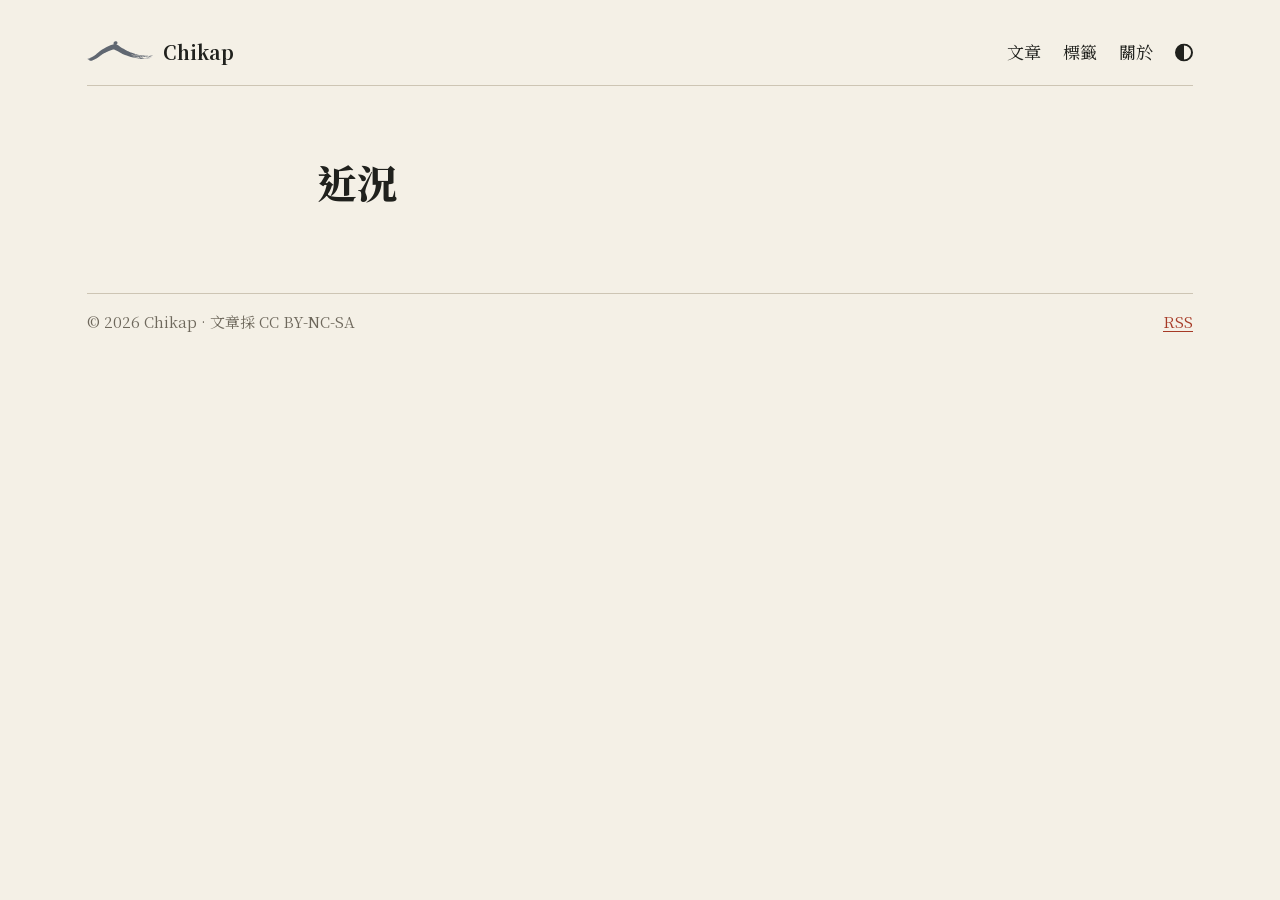
<file: recent/index.html>
<!doctype html>
<html lang="zh-Hant">
<head>
<meta charset="utf-8">
<meta name="viewport" content="width=device-width, initial-scale=1">
<title>近況｜Chikap</title>
<meta name="description" content="Chikap 的部落格。">
<meta property="og:type" content="article">
<meta property="og:site_name" content="Chikap">
<meta property="og:locale" content="zh_TW">
<meta property="og:title" content="近況">
<meta property="og:description" content="Chikap 的部落格。">
<meta property="og:url" content="https://galgq.github.io/recent/">
<meta property="og:image" content="https://galgq.github.io/assets/art/share.jpg">
<meta property="og:image:width" content="1200">
<meta property="og:image:height" content="630">
<meta property="og:image:alt" content="夕陽裡的燕子花">
<meta name="twitter:card" content="summary_large_image">
<script>
  document.documentElement.classList.add('js');
  try { var t = localStorage.getItem('theme'); if (t === 'dark' || t === 'light') document.documentElement.setAttribute('data-theme', t); } catch (e) {}
</script>
<link rel="preload" href="/fonts/site-dcef2267b5.woff2" as="font" type="font/woff2" crossorigin>
<style>@font-face{font-family:"Chikap Serif";font-style:normal;font-weight:400 800;font-display:swap;src:url("/fonts/site-dcef2267b5.woff2") format("woff2")}@font-face{font-family:"Chikap Serif";font-style:normal;font-weight:400 800;font-display:swap;src:url("/fonts/site-jp-55b48e0201.woff2") format("woff2");unicode-range:U+56E3}</style>
<link rel="stylesheet" href="/assets/site.css">
<link rel="icon" href="/assets/logo/favicon.svg" type="image/svg+xml">
<link rel="alternate" type="application/rss+xml" title="Chikap" href="/rss.xml">
<script src="/assets/site.js" defer onerror="document.documentElement.classList.remove('js')"></script>

</head>
<body>
<a class="skip" href="#content">跳到正文</a>
<div class="wrap">
  <header class="site-head">
    <a class="logo" href="/"><span class="mark" aria-hidden="true"><svg xmlns="http://www.w3.org/2000/svg" viewBox="0 0 171.1 51.5" role="img" aria-label="Chikap"><g fill="currentColor"><path d="M15.9 39.6L16.3 39.4L16.7 39.1L17.1 38.9L17.5 38.6L17.9 38.3L18.4 38.1L18.8 37.8L19.2 37.6L19.6 37.3L20.0 37.1L20.3 36.8L20.7 36.6L21.1 36.3L21.5 36.0L21.8 35.7L22.2 35.4L22.6 35.1L22.9 34.8L23.3 34.4L23.6 34.1L24.0 33.8L24.4 33.5L24.7 33.1L25.1 32.8L25.5 32.5L25.9 32.2L26.3 31.8L26.7 31.5L27.1 31.2L27.5 30.9L27.9 30.5L28.3 30.2L28.7 29.8L29.1 29.5L29.5 29.1L29.9 28.8L30.3 28.4L30.7 28.1L31.1 27.7L31.6 27.4L32.0 27.0L32.4 26.7L32.9 26.3L33.3 26.0L33.8 25.7L34.2 25.3L34.7 25.0L35.1 24.6L35.5 24.3L36.0 24.0L36.4 23.7L36.9 23.4L37.3 23.1L37.8 22.8L38.2 22.5L38.7 22.2L39.2 22.0L39.6 21.7L40.1 21.4L40.6 21.2L41.0 20.9L41.5 20.7L42.0 20.4L42.4 20.1L42.9 19.8L43.3 19.6L43.8 19.3L44.3 19.0L44.7 18.7L45.2 18.5L45.7 18.2L46.1 17.9L46.6 17.7L47.1 17.4L47.5 17.2L48.0 16.9L48.5 16.7L49.0 16.4L49.4 16.1L49.9 15.9L50.4 15.6L50.9 15.4L51.3 15.1L51.8 14.9L52.3 14.6L52.8 14.4L53.3 14.2L53.8 14.0L54.3 13.7L54.8 13.5L55.3 13.3L55.8 13.1L56.3 12.9L56.8 12.6L57.3 12.4L57.9 12.1L58.4 11.9L58.9 11.6L59.4 11.4L59.9 11.2L60.5 10.9L61.0 10.7L61.5 10.6L62.0 10.4L62.6 10.2L63.1 10.0L63.6 9.9L64.2 9.7L64.8 9.5L65.4 9.4L66.0 9.2L66.6 9.0L67.3 8.8L68.1 8.6L68.9 8.4L69.7 8.3L70.6 8.3L71.5 8.3L72.4 8.3L73.3 8.4L74.2 8.6L75.1 8.8L75.9 9.1L76.6 9.4L77.4 9.7L78.0 9.9L78.6 10.2L79.2 10.5L79.7 10.8L80.2 11.0L80.6 11.3L81.1 11.6L81.6 11.9L82.0 12.2L82.5 12.5L82.9 12.8L83.3 13.2L83.8 13.6L84.2 13.9L84.7 14.3L85.1 14.6L85.5 15.0L85.9 15.3L86.3 15.6L86.7 15.9L87.2 16.2L87.6 16.5L88.0 16.8L88.4 17.0L88.8 17.3L89.2 17.5L89.6 17.8L90.0 18.0L90.4 18.2L90.8 18.4L91.2 18.6L91.7 18.8L92.1 19.0L92.5 19.2L93.0 19.4L93.4 19.6L93.8 19.9L94.3 20.1L94.7 20.3L95.1 20.6L95.6 20.8L96.0 21.1L96.4 21.4L96.8 21.6L97.2 21.9L97.7 22.2L98.1 22.4L98.5 22.7L98.9 22.9L99.4 23.2L99.8 23.4L100.2 23.6L100.7 23.9L101.1 24.1L101.6 24.3L96.6 35.5L96.1 35.3L95.6 35.1L95.1 34.9L94.6 34.7L94.1 34.5L93.6 34.3L93.1 34.1L92.6 33.9L92.1 33.6L91.6 33.4L91.2 33.2L90.7 32.9L90.2 32.6L89.8 32.4L89.3 32.1L88.8 31.8L88.4 31.5L87.9 31.3L87.4 31.0L87.0 30.8L86.5 30.5L86.0 30.3L85.5 30.0L85.0 29.8L84.5 29.5L84.0 29.2L83.5 28.9L83.0 28.6L82.6 28.3L82.1 28.0L81.6 27.7L81.1 27.4L80.7 27.2L80.2 26.9L79.7 26.7L79.3 26.4L78.8 26.2L78.4 26.0L77.9 25.8L77.5 25.6L77.0 25.4L76.6 25.1L76.2 24.9L75.8 24.7L75.3 24.5L74.9 24.3L74.4 24.1L74.0 23.9L73.5 23.7L73.1 23.5L72.6 23.4L72.2 23.2L71.8 23.0L71.5 22.8L71.2 22.7L71.0 22.6L70.9 22.5L70.7 22.3L70.6 22.2L70.5 22.1L70.5 22.0L70.4 21.9L70.2 21.8L70.1 21.8L69.9 21.7L69.6 21.6L69.4 21.6L69.1 21.6L68.7 21.7L68.3 21.7L67.9 21.8L67.5 21.9L67.1 22.0L66.6 22.1L66.2 22.3L65.7 22.4L65.2 22.5L64.8 22.6L64.3 22.7L63.9 22.9L63.4 23.1L63.0 23.2L62.6 23.4L62.2 23.6L61.7 23.8L61.3 23.9L60.9 24.1L60.5 24.3L60.0 24.5L59.6 24.6L59.1 24.8L58.7 25.0L58.2 25.1L57.7 25.3L57.3 25.4L56.8 25.6L56.4 25.8L55.9 26.0L55.5 26.2L55.0 26.4L54.6 26.6L54.1 26.8L53.7 27.0L53.2 27.2L52.8 27.4L52.3 27.6L51.9 27.8L51.4 28.0L51.0 28.2L50.5 28.4L50.1 28.6L49.6 28.8L49.2 29.1L48.7 29.3L48.3 29.5L47.8 29.7L47.4 30.0L47.0 30.2L46.5 30.4L46.1 30.6L45.6 30.8L45.1 31.0L44.7 31.2L44.2 31.4L43.8 31.7L43.3 31.9L42.9 32.1L42.5 32.4L42.0 32.6L41.6 32.9L41.2 33.1L40.8 33.4L40.4 33.6L40.0 33.9L39.6 34.2L39.2 34.4L38.8 34.7L38.4 35.0L38.0 35.2L37.7 35.5L37.3 35.8L36.9 36.1L36.5 36.4L36.1 36.7L35.7 37.0L35.3 37.3L34.9 37.6L34.5 37.9L34.1 38.2L33.7 38.5L33.3 38.8L32.9 39.1L32.5 39.4L32.0 39.7L31.6 40.0L31.2 40.3L30.7 40.6L30.3 41.0L29.9 41.3L29.4 41.6L29.0 41.9L28.6 42.3L28.1 42.6L27.7 42.9L27.2 43.3L26.8 43.6L26.3 43.9L25.8 44.2L25.3 44.5L24.8 44.8L24.3 45.0L23.8 45.3L23.3 45.5L22.8 45.8L22.4 46.0L21.9 46.3L21.4 46.5L20.9 46.8L20.4 47.0L20.0 47.3ZM4.5 44.0L5.0 43.9L5.5 43.9L5.9 43.9L6.4 43.9L6.8 43.8L7.1 43.7L7.5 43.6L7.8 43.5L8.1 43.4L8.5 43.2L8.8 43.1L9.1 43.0L9.5 42.9L9.8 42.7L10.2 42.5L10.6 42.4L10.9 42.2L11.3 42.0L11.7 41.8L12.1 41.6L12.5 41.4L12.9 41.2L13.3 41.0L13.8 40.8L14.2 40.6L14.6 40.4L15.0 40.1L15.4 39.9L15.9 39.6L16.3 39.4L16.7 39.1L17.1 38.9L17.5 38.6L17.9 38.3L18.4 38.1L18.8 37.8L19.2 37.6L19.6 37.3L20.0 37.1L20.3 36.8L21.9 39.1L21.4 39.4L21.0 39.7L20.6 39.9L20.2 40.2L19.7 40.4L19.3 40.7L18.9 41.0L18.4 41.2L18.0 41.5L17.5 41.7L17.1 42.0L16.7 42.2L16.2 42.4L15.8 42.7L15.3 42.9L14.9 43.1L14.4 43.3L14.0 43.5L13.5 43.7L13.1 43.9L12.6 44.2L12.2 44.3L11.8 44.5L11.3 44.7L10.9 44.9L10.4 45.0L10.0 45.2L9.6 45.3L9.1 45.4L8.7 45.4L8.2 45.3L7.8 45.3L7.4 45.2L7.0 45.1L6.6 45.0L6.2 44.8L5.8 44.7L5.3 44.5L4.9 44.3L4.5 44.0ZM0.6 44.4L1.1 44.4L1.7 44.5L2.2 44.6L2.7 44.7L3.2 44.8L3.7 45.0L4.1 45.1L4.6 45.3L5.1 45.4L5.6 45.5L6.0 45.5L6.5 45.5L6.9 45.5L7.4 45.6L7.8 45.5L8.2 45.5L8.7 45.4L9.1 45.3L9.5 45.2L10.0 45.0L10.4 44.9L10.9 44.8L11.3 44.6L11.7 44.5L12.2 44.3L12.6 44.1L13.1 43.9L13.5 43.7L13.9 43.5L14.4 43.2L14.8 43.0L15.2 42.8L15.7 42.5L16.1 42.3L16.6 42.0L17.0 41.8L17.4 41.5L17.9 41.3L18.3 41.0L18.7 40.7L19.2 40.5L19.6 40.2L20.0 40.0L20.5 39.7L20.9 39.5L21.3 39.2L21.7 38.9L22.8 40.6L22.3 40.8L21.9 41.1L21.5 41.4L21.0 41.6L20.6 41.9L20.1 42.1L19.7 42.4L19.2 42.7L18.8 42.9L18.3 43.2L17.9 43.4L17.4 43.6L17.0 43.9L16.5 44.1L16.0 44.3L15.6 44.6L15.1 44.8L14.6 45.0L14.2 45.2L13.7 45.4L13.2 45.6L12.7 45.8L12.3 46.0L11.8 46.1L11.3 46.3L10.8 46.5L10.3 46.6L9.8 46.8L9.3 46.8L8.8 46.9L8.3 46.9L7.8 46.9L7.3 46.9L6.8 46.8L6.3 46.7L5.8 46.6L5.3 46.4L4.9 46.3L4.4 46.1L3.9 45.9L3.4 45.7L2.9 45.5L2.5 45.3L2.0 45.1L1.5 44.8L1.1 44.6L0.6 44.4ZM1.6 46.4L2.1 46.4L2.6 46.4L3.2 46.5L3.7 46.6L4.2 46.7L4.7 46.8L5.2 46.9L5.7 47.0L6.3 47.0L6.8 47.0L7.3 47.0L7.8 47.0L8.3 46.9L8.8 46.8L9.3 46.7L9.8 46.6L10.3 46.4L10.8 46.3L11.3 46.2L11.8 46.0L12.2 45.9L12.7 45.7L13.2 45.5L13.7 45.3L14.1 45.1L14.6 44.9L15.1 44.7L15.5 44.4L16.0 44.2L16.4 43.9L16.9 43.7L17.3 43.4L17.7 43.2L18.2 42.9L18.6 42.7L19.1 42.4L19.5 42.2L20.0 41.9L20.4 41.7L20.9 41.4L21.3 41.1L21.8 40.9L22.2 40.6L22.6 40.3L24.3 43.0L23.9 43.3L23.4 43.5L22.9 43.8L22.4 44.1L22.0 44.3L21.5 44.6L21.0 44.8L20.6 45.1L20.1 45.3L19.6 45.6L19.2 45.8L18.7 46.0L18.2 46.3L17.7 46.5L17.2 46.7L16.7 47.0L16.2 47.2L15.7 47.4L15.2 47.7L14.7 47.9L14.2 48.1L13.7 48.4L13.2 48.6L12.7 48.8L12.1 49.0L11.5 49.2L11.0 49.4L10.3 49.5L9.7 49.5L9.1 49.6L8.4 49.6L7.8 49.5L7.2 49.4L6.5 49.3L5.9 49.0L5.4 48.8L4.8 48.6L4.3 48.3L3.8 48.1L3.3 47.8L2.8 47.5L2.4 47.2L1.9 46.9L1.5 46.5ZM5.2 49.6L5.8 49.7L6.5 49.7L7.1 49.8L7.8 49.8L8.4 49.7L9.1 49.6L9.7 49.5L10.3 49.4L10.9 49.2L11.5 49.0L12.0 48.8L12.6 48.6L13.1 48.4L13.6 48.2L14.2 48.0L14.7 47.8L15.2 47.5L15.7 47.3L16.2 47.1L16.7 46.8L17.1 46.6L17.6 46.3L18.1 46.1L18.6 45.8L19.0 45.6L19.5 45.3L20.0 45.1L20.4 44.8L20.9 44.6L21.4 44.3L21.8 44.1L22.3 43.8L22.8 43.6L23.3 43.3L23.7 43.0L24.2 42.7L25.3 44.5L24.8 44.8L24.3 45.0L23.8 45.3L23.3 45.5L22.8 45.8L22.4 46.0L21.9 46.3L21.4 46.5L20.9 46.8L20.4 47.0L20.0 47.3L19.5 47.5L19.0 47.8L18.5 48.0L18.0 48.2L17.5 48.5L17.0 48.7L16.4 49.0L15.9 49.2L15.4 49.4L14.9 49.7L14.3 49.9L13.8 50.2L13.2 50.4L12.6 50.6L11.9 50.7L11.3 50.8L10.6 50.9L9.9 50.9L9.2 50.9L8.5 50.8L7.8 50.7L7.1 50.5L6.4 50.3L5.8 50.1L5.2 49.8ZM96.8 21.6L97.2 21.9L97.7 22.2L98.1 22.4L98.5 22.7L98.9 22.9L99.4 23.2L99.8 23.4L100.2 23.6L100.7 23.9L101.1 24.1L101.6 24.3L102.0 24.6L102.4 24.8L102.9 25.1L103.3 25.3L103.7 25.5L104.2 25.7L104.6 25.9L105.1 26.1L105.5 26.3L106.0 26.5L106.5 26.7L106.9 26.9L107.4 27.1L107.8 27.3L108.3 27.5L108.7 27.7L109.2 27.9L109.7 28.1L110.1 28.3L110.6 28.5L111.0 28.7L111.5 28.9L112.0 29.1L112.4 29.3L112.9 29.4L113.4 29.5L113.9 29.7L114.4 29.8L114.8 30.0L115.3 30.1L115.8 30.3L116.3 30.4L116.7 30.6L117.2 30.8L117.7 31.0L118.1 31.1L118.6 31.3L119.0 31.5L119.5 31.7L120.0 31.8L120.5 32.0L120.9 32.2L121.4 32.3L121.9 32.5L122.3 32.7L122.8 32.8L123.3 33.0L123.7 33.2L124.2 33.3L124.7 33.5L125.2 33.7L125.6 33.9L126.1 34.0L126.6 34.2L127.1 34.3L127.6 34.4L128.0 34.6L128.5 34.7L129.0 34.8L129.5 34.9L130.0 35.1L130.5 35.2L131.0 35.3L131.5 35.4L131.9 35.5L132.4 35.6L132.9 35.8L133.4 35.9L133.9 36.0L134.4 36.1L134.9 36.2L135.3 36.3L135.8 36.4L136.3 36.5L136.8 36.6L137.3 36.6L137.8 36.7L138.3 36.8L138.8 36.8L139.2 36.8L139.7 36.9L140.2 37.0L140.7 37.0L141.2 37.1L141.6 37.2L142.1 37.2L142.6 37.3L143.1 37.3L143.5 37.4L144.0 37.4L144.5 37.4L145.0 37.5L145.5 37.5L146.0 37.5L146.4 37.5L146.9 37.6L147.4 37.6L147.9 37.7L148.4 37.8L148.9 37.8L149.3 37.9L149.8 37.9L150.3 38.0L150.8 38.0L151.3 38.0L151.7 38.0L152.2 38.1L152.7 38.1L153.2 38.1L153.6 38.1L154.1 38.1L154.6 38.1L155.1 38.1L155.5 38.1L156.0 38.1L156.5 38.0L156.9 37.9L157.4 37.9L157.8 37.8L158.2 37.7L158.7 37.7L159.1 37.6L159.2 37.7L158.8 37.9L158.3 38.0L157.9 38.2L157.5 38.3L157.0 38.4L156.6 38.6L156.1 38.6L155.6 38.7L155.2 38.9L154.7 38.9L154.2 39.0L153.7 39.0L153.3 39.0L152.8 39.1L152.3 39.1L151.8 39.1L151.3 39.2L150.8 39.1L150.3 39.1L149.8 39.2L149.4 39.2L148.9 39.1L148.4 39.1L147.9 39.1L147.4 39.0L146.9 38.9L146.4 38.9L145.9 38.8L145.4 38.7L144.9 38.7L144.4 38.6L144.0 38.5L143.5 38.5L143.0 38.5L142.5 38.5L142.0 38.5L141.5 38.5L141.0 38.4L140.5 38.4L140.0 38.3L139.5 38.3L139.1 38.2L138.6 38.1L138.1 38.0L137.6 37.9L137.1 37.8L136.6 37.7L136.1 37.7L135.6 37.6L135.1 37.5L134.6 37.4L134.1 37.3L133.6 37.2L133.1 37.1L132.7 37.0L132.2 36.9L131.7 36.8L131.2 36.6L130.7 36.5L130.2 36.4L129.7 36.3L129.2 36.2L128.7 36.2L128.2 36.1L127.7 36.0L127.2 35.9L126.7 35.8L126.2 35.7L125.7 35.5L125.2 35.4L124.8 35.3L124.3 35.1L123.8 34.9L123.3 34.8L122.8 34.6L122.4 34.5L121.9 34.3L121.4 34.1L120.9 34.0L120.4 33.8L120.0 33.7L119.5 33.6L119.0 33.4L118.5 33.2L118.0 33.1L117.6 32.9L117.1 32.8L116.6 32.6L116.1 32.5L115.6 32.3L115.2 32.1L114.7 32.0L114.2 31.8L113.7 31.7L113.2 31.5L112.8 31.3L112.3 31.2L111.8 31.0L111.3 30.8L110.9 30.7L110.4 30.5L109.9 30.3L109.4 30.1L109.0 29.9L108.5 29.7L108.0 29.5L107.6 29.4L107.1 29.2L106.6 29.0L106.2 28.8L105.7 28.6L105.2 28.4L104.8 28.2L104.3 28.0L103.9 27.8L103.4 27.6L102.9 27.4L102.5 27.2L102.0 27.0L101.6 26.8L101.1 26.5L100.7 26.3L100.2 26.1L99.8 25.9L99.3 25.6L98.9 25.4L98.4 25.2L98.0 24.9L97.5 24.7L97.1 24.5L96.7 24.2L96.2 24.0L95.8 23.7ZM95.9 23.5L96.3 23.8L96.7 24.1L97.2 24.3L97.6 24.5L98.1 24.8L98.5 25.0L99.0 25.2L99.4 25.5L99.9 25.7L100.3 25.9L100.8 26.2L101.2 26.4L101.6 26.6L102.1 26.8L102.5 27.1L103.0 27.3L103.4 27.5L103.9 27.7L104.4 27.9L104.8 28.1L105.3 28.3L105.7 28.5L106.2 28.7L106.7 28.9L107.1 29.1L107.6 29.3L108.1 29.5L108.5 29.7L109.0 29.9L109.5 30.1L109.9 30.3L110.4 30.4L110.9 30.6L111.4 30.8L111.8 31.0L112.3 31.1L112.8 31.3L113.3 31.4L113.8 31.6L114.2 31.7L114.7 31.9L115.2 32.1L115.7 32.2L116.1 32.4L116.6 32.6L117.1 32.7L117.6 32.9L118.0 33.1L118.5 33.2L119.0 33.4L119.5 33.6L119.9 33.7L120.4 33.9L120.9 34.1L121.4 34.3L121.8 34.4L122.3 34.6L122.8 34.8L123.3 35.0L123.7 35.2L124.2 35.4L124.2 35.4L123.7 35.3L123.2 35.2L122.7 35.1L122.2 34.9L121.7 34.8L121.3 34.7L120.8 34.5L120.3 34.4L119.8 34.3L119.3 34.1L118.8 34.0L118.3 33.9L117.8 33.7L117.4 33.6L116.9 33.4L116.4 33.3L115.9 33.1L115.4 33.0L114.9 32.8L114.5 32.7L114.0 32.5L113.5 32.4L113.0 32.2L112.5 32.1L112.0 31.9L111.6 31.8L111.1 31.6L110.6 31.4L110.1 31.2L109.6 31.1L109.2 30.9L108.7 30.7L108.2 30.5L107.8 30.3L107.3 30.1L106.8 29.9L106.3 29.7L105.9 29.6L105.4 29.4L104.9 29.2L104.5 29.0L104.0 28.8L103.5 28.6L103.1 28.4L102.6 28.2L102.2 28.0L101.7 27.8L101.2 27.6L100.8 27.3L100.3 27.1L99.9 26.9L99.4 26.7L99.0 26.4L98.5 26.2L98.1 26.0L97.6 25.8L97.2 25.5L96.7 25.3L96.3 25.1L95.8 24.8L95.4 24.6ZM135.0 38.1L135.5 38.1L136.0 38.2L136.5 38.2L137.0 38.3L137.5 38.3L138.0 38.4L138.5 38.4L139.0 38.5L139.5 38.6L140.0 38.6L140.5 38.7L141.0 38.8L141.5 38.8L142.0 38.9L142.4 38.9L142.9 39.0L143.4 39.0L143.9 39.0L144.4 39.1L144.9 39.1L145.4 39.1L145.9 39.2L146.4 39.2L146.9 39.3L147.4 39.4L147.9 39.4L148.4 39.5L148.9 39.6L149.4 39.6L149.9 39.7L150.4 39.7L150.8 39.7L151.3 39.7L151.8 39.7L152.3 39.7L152.8 39.7L152.8 39.7L152.3 39.8L151.8 39.8L151.3 39.8L150.9 39.8L150.4 39.8L149.9 39.8L149.4 39.8L148.9 39.7L148.4 39.7L147.9 39.7L147.4 39.7L146.9 39.6L146.4 39.6L145.9 39.6L145.4 39.5L144.9 39.5L144.4 39.4L143.9 39.4L143.4 39.3L142.9 39.3L142.4 39.3L141.9 39.2L141.4 39.2L140.9 39.1L140.4 39.1L139.9 39.0L139.5 38.9L139.0 38.9L138.5 38.8L138.0 38.7L137.5 38.6L137.0 38.5L136.5 38.4L136.0 38.3L135.5 38.2L135.0 38.1ZM95.5 24.4L95.9 24.7L96.3 24.9L96.8 25.1L97.2 25.4L97.7 25.6L98.1 25.8L98.6 26.1L99.0 26.3L99.5 26.5L99.9 26.7L100.4 27.0L100.8 27.2L101.3 27.4L101.7 27.6L102.2 27.9L102.7 28.1L103.1 28.3L103.6 28.5L104.0 28.7L104.5 28.9L105.0 29.1L105.4 29.3L105.9 29.4L106.4 29.6L106.9 29.8L107.3 30.0L107.8 30.2L108.3 30.4L108.7 30.6L109.2 30.8L109.7 31.0L110.1 31.2L110.6 31.4L111.1 31.6L111.6 31.7L112.0 31.9L112.5 32.1L113.0 32.2L113.5 32.4L114.0 32.5L114.5 32.7L114.9 32.8L115.4 33.0L115.9 33.2L116.4 33.3L116.9 33.5L117.3 33.7L117.8 33.8L118.3 34.0L118.8 34.2L119.3 34.3L119.7 34.5L120.2 34.6L120.7 34.8L121.2 35.0L121.7 35.1L122.1 35.3L122.6 35.4L123.1 35.6L123.6 35.7L124.1 35.9L124.6 36.0L125.0 36.2L125.5 36.3L126.0 36.4L126.5 36.6L127.0 36.7L127.5 36.8L128.0 36.9L128.5 37.0L129.0 37.1L129.5 37.2L130.0 37.3L130.5 37.4L131.0 37.6L131.5 37.7L132.0 37.8L132.5 37.9L133.0 38.0L133.5 38.2L134.0 38.3L134.4 38.4L134.9 38.5L135.4 38.5L136.0 38.6L136.5 38.6L137.0 38.7L137.5 38.8L138.0 38.8L138.4 38.9L138.9 39.0L139.4 39.0L139.9 39.1L140.4 39.2L140.9 39.3L141.4 39.4L141.9 39.5L142.4 39.5L142.9 39.6L143.4 39.6L143.9 39.7L144.4 39.7L144.9 39.8L145.4 39.8L145.9 39.9L146.4 40.0L146.9 40.0L147.4 40.1L147.9 40.2L148.4 40.3L148.9 40.3L149.4 40.3L149.9 40.3L150.4 40.3L150.9 40.3L151.4 40.3L151.9 40.3L152.4 40.3L152.9 40.3L153.4 40.3L153.9 40.3L154.4 40.2L154.8 40.2L155.3 40.1L155.8 40.1L156.3 40.0L156.8 39.9L157.3 39.9L157.8 39.8L158.2 39.6L158.7 39.5L159.2 39.3L159.6 39.2L160.1 39.1L160.5 38.9L161.0 38.7L161.4 38.5L161.9 38.3L162.3 38.2L162.8 38.0L163.2 37.9L163.7 37.7L164.2 37.5L164.7 37.3L165.1 37.2L165.6 37.0L166.1 36.8L166.6 36.6L167.1 36.4L167.5 36.2L168.0 36.0L168.1 36.1L167.6 36.4L167.2 36.6L166.7 36.9L166.3 37.1L165.8 37.4L165.4 37.6L164.9 37.9L164.5 38.1L164.0 38.4L163.6 38.6L163.1 38.8L162.7 39.0L162.2 39.2L161.7 39.4L161.3 39.5L160.8 39.6L160.3 39.8L159.8 39.9L159.4 40.1L158.9 40.2L158.4 40.3L157.9 40.4L157.4 40.5L156.9 40.6L156.4 40.7L155.9 40.8L155.4 40.9L154.9 40.9L154.4 41.0L153.9 41.1L153.4 41.1L152.9 41.2L152.4 41.2L151.9 41.2L151.4 41.2L150.9 41.2L150.4 41.2L149.9 41.2L149.4 41.2L148.9 41.2L148.4 41.1L147.9 41.1L147.3 41.1L146.8 41.1L146.3 41.1L145.8 41.0L145.3 41.0L144.8 40.9L144.3 40.9L143.8 40.9L143.3 40.8L142.8 40.8L142.3 40.7L141.8 40.7L141.3 40.6L140.8 40.6L140.3 40.5L139.8 40.5L139.2 40.4L138.7 40.4L138.2 40.3L137.7 40.2L137.2 40.1L136.7 40.0L136.2 39.9L135.7 39.8L135.2 39.7L134.7 39.6L134.2 39.5L133.7 39.4L133.2 39.3L132.7 39.2L132.2 39.1L131.7 39.0L131.2 38.9L130.7 38.8L130.2 38.7L129.7 38.6L129.2 38.5L128.7 38.4L128.2 38.2L127.7 38.1L127.2 38.0L126.7 37.9L126.2 37.8L125.7 37.6L125.2 37.5L124.7 37.4L124.3 37.2L123.8 37.1L123.3 37.0L122.8 36.8L122.3 36.7L121.8 36.6L121.3 36.4L120.8 36.3L120.3 36.2L119.8 36.0L119.3 35.9L118.8 35.8L118.3 35.6L117.8 35.5L117.4 35.3L116.9 35.2L116.4 35.0L115.9 34.9L115.4 34.7L114.9 34.6L114.4 34.4L113.9 34.3L113.4 34.1L112.9 34.0L112.5 33.8L112.0 33.6L111.5 33.5L111.0 33.3L110.5 33.1L110.0 32.9L109.6 32.8L109.1 32.6L108.6 32.4L108.1 32.2L107.6 32.1L107.2 31.9L106.7 31.7L106.2 31.5L105.7 31.3L105.3 31.1L104.8 30.9L104.3 30.8L103.8 30.6L103.4 30.4L102.9 30.2L102.4 30.0L101.9 29.8L101.5 29.6L101.0 29.4L100.5 29.1L100.1 28.9L99.6 28.7L99.1 28.5L98.7 28.3L98.2 28.1L97.8 27.9L97.3 27.6L96.8 27.4L96.4 27.2L95.9 27.0L95.5 26.7L95.0 26.5L94.5 26.3ZM94.6 26.1L95.1 26.4L95.5 26.6L96.0 26.8L96.4 27.0L96.9 27.3L97.4 27.5L97.8 27.7L98.3 27.9L98.7 28.2L99.2 28.4L99.7 28.6L100.1 28.8L100.6 29.0L101.1 29.2L101.5 29.4L102.0 29.6L102.5 29.9L102.9 30.1L103.4 30.3L103.9 30.4L104.3 30.6L104.8 30.8L105.3 31.0L105.8 31.2L106.2 31.4L106.7 31.6L107.2 31.8L107.7 32.0L108.1 32.2L108.6 32.4L109.1 32.6L109.6 32.7L110.1 32.9L110.5 33.1L111.0 33.3L111.5 33.5L112.0 33.7L112.4 33.8L112.9 34.0L113.4 34.2L113.9 34.4L114.4 34.6L114.8 34.8L115.3 34.9L115.8 35.1L116.3 35.3L116.8 35.5L116.8 35.5L116.2 35.4L115.7 35.3L115.3 35.2L114.8 35.0L114.3 34.9L113.8 34.7L113.3 34.6L112.8 34.5L112.3 34.3L111.8 34.2L111.3 34.0L110.8 33.9L110.3 33.7L109.8 33.5L109.3 33.4L108.9 33.2L108.4 33.0L107.9 32.8L107.4 32.7L106.9 32.5L106.5 32.3L106.0 32.1L105.5 31.9L105.0 31.7L104.5 31.6L104.1 31.4L103.6 31.2L103.1 31.0L102.6 30.8L102.2 30.6L101.7 30.4L101.2 30.2L100.7 30.0L100.3 29.8L99.8 29.6L99.3 29.4L98.8 29.2L98.4 29.0L97.9 28.7L97.4 28.5L97.0 28.3L96.5 28.1L96.1 27.9L95.6 27.6L95.1 27.4L94.7 27.2L94.2 27.0ZM124.6 37.9L125.1 38.0L125.6 38.1L126.1 38.2L126.6 38.3L127.1 38.4L127.6 38.5L128.1 38.6L128.6 38.7L129.1 38.8L129.7 38.9L130.2 39.0L130.7 39.1L131.2 39.2L131.7 39.3L132.2 39.4L132.7 39.5L133.2 39.6L133.7 39.7L134.2 39.8L134.7 39.9L135.2 40.0L135.7 40.1L136.2 40.2L136.7 40.3L137.2 40.4L137.7 40.5L138.2 40.6L138.7 40.7L139.2 40.7L139.7 40.8L140.2 40.9L140.7 41.0L141.2 41.0L141.7 41.1L141.7 41.2L141.2 41.1L140.7 41.1L140.2 41.0L139.7 40.9L139.2 40.9L138.7 40.8L138.2 40.8L137.7 40.7L137.2 40.6L136.6 40.6L136.1 40.5L135.6 40.4L135.1 40.4L134.6 40.3L134.1 40.2L133.6 40.1L133.1 40.0L132.6 39.9L132.1 39.8L131.6 39.7L131.1 39.6L130.6 39.5L130.1 39.4L129.6 39.3L129.1 39.2L128.6 39.0L128.1 38.9L127.6 38.8L127.1 38.7L126.6 38.5L126.1 38.4L125.6 38.2L125.1 38.1L124.6 37.9ZM94.3 26.8L94.7 27.0L95.2 27.3L95.7 27.5L96.1 27.7L96.6 27.9L97.1 28.1L97.5 28.4L98.0 28.6L98.5 28.8L98.9 29.0L99.4 29.2L99.9 29.4L100.3 29.7L100.8 29.9L101.3 30.1L101.7 30.3L102.2 30.5L102.7 30.7L103.1 30.9L103.6 31.1L104.1 31.3L104.6 31.5L105.0 31.7L105.5 31.9L106.0 32.0L106.5 32.2L107.0 32.4L107.4 32.6L107.9 32.8L108.4 33.0L108.9 33.2L109.4 33.4L109.8 33.5L110.3 33.7L110.8 33.9L111.3 34.0L111.8 34.2L112.3 34.4L112.7 34.6L113.2 34.7L113.7 34.9L114.2 35.1L114.7 35.3L115.2 35.4L115.7 35.6L116.1 35.8L116.6 35.9L117.1 36.1L117.6 36.2L118.1 36.4L118.6 36.5L119.1 36.7L119.6 36.8L120.1 37.0L120.6 37.1L121.1 37.3L121.6 37.4L122.1 37.5L122.6 37.7L123.0 37.8L123.5 37.9L124.0 38.0L124.6 38.1L125.1 38.2L125.6 38.4L126.1 38.5L126.5 38.6L127.0 38.8L127.5 38.9L128.0 39.0L128.5 39.2L129.0 39.3L129.5 39.4L130.0 39.6L130.5 39.7L131.0 39.8L131.5 39.9L132.0 40.0L132.5 40.1L133.0 40.2L133.5 40.4L134.1 40.4L134.6 40.5L135.1 40.6L135.6 40.7L136.1 40.8L136.6 40.9L137.1 41.0L137.6 41.1L138.1 41.2L138.6 41.3L139.1 41.4L139.6 41.5L140.1 41.7L140.6 41.8L141.1 41.9L141.6 42.0L142.2 42.0L142.7 42.1L143.2 42.2L143.7 42.3L144.2 42.4L144.7 42.4L145.2 42.5L145.8 42.6L145.8 42.6L145.2 42.7L144.7 42.8L144.2 42.8L143.7 42.8L143.1 42.8L142.6 42.8L142.1 42.8L141.6 42.8L141.0 42.8L140.5 42.8L140.0 42.8L139.5 42.8L138.9 42.8L138.4 42.8L137.9 42.7L137.4 42.6L136.9 42.5L136.3 42.5L135.8 42.4L135.3 42.3L134.8 42.2L134.3 42.1L133.8 42.0L133.3 41.9L132.7 41.8L132.2 41.7L131.7 41.5L131.2 41.4L130.7 41.3L130.2 41.2L129.7 41.0L129.2 41.0L128.7 40.9L128.2 40.8L127.7 40.7L127.2 40.6L126.6 40.5L126.1 40.4L125.6 40.3L125.1 40.2L124.6 40.0L124.1 39.9L123.6 39.8L123.1 39.6L122.6 39.5L122.1 39.3L121.6 39.2L121.1 39.1L120.6 38.9L120.1 38.8L119.6 38.7L119.1 38.6L118.6 38.4L118.1 38.3L117.6 38.2L117.1 38.0L116.6 37.8L116.1 37.7L115.6 37.6L115.1 37.4L114.6 37.3L114.1 37.1L113.6 37.0L113.1 36.8L112.6 36.7L112.1 36.6L111.6 36.4L111.1 36.2L110.6 36.1L110.1 35.9L109.6 35.7L109.1 35.6L108.6 35.4L108.1 35.2L107.6 35.0L107.2 34.8L106.7 34.7L106.2 34.5L105.7 34.3L105.2 34.1L104.7 33.9L104.2 33.8L103.7 33.6L103.2 33.4L102.7 33.2L102.3 33.0L101.8 32.9L101.3 32.7L100.8 32.5L100.3 32.3L99.8 32.1L99.3 31.9L98.9 31.7L98.4 31.5L97.9 31.3L97.4 31.1L96.9 30.9L96.5 30.7L96.0 30.5L95.5 30.2L95.0 30.0L94.6 29.8L94.1 29.6L93.6 29.4L93.1 29.1ZM153.0 42.5L153.5 42.3L154.1 42.2L154.6 42.1L155.1 42.0L155.6 41.9L156.1 41.8L156.6 41.7L157.1 41.6L157.6 41.4L158.1 41.2L158.6 41.0L159.0 40.9L159.5 40.7L160.0 40.6L160.5 40.4L161.0 40.2L161.5 40.1L161.9 39.9L162.4 39.7L162.9 39.6L163.4 39.4L163.8 39.1L164.3 38.9L164.8 38.7L165.2 38.5L165.7 38.3L166.2 38.1L166.7 37.9L167.1 37.6L167.6 37.4L168.1 37.2L168.5 37.0L169.0 36.8L169.5 36.6L170.0 36.4L170.5 36.3L170.5 36.3L170.1 36.6L169.6 36.8L169.2 37.1L168.7 37.4L168.3 37.6L167.8 37.9L167.4 38.2L166.9 38.4L166.5 38.7L166.1 39.0L165.6 39.3L165.2 39.5L164.7 39.8L164.3 40.0L163.8 40.3L163.3 40.5L162.9 40.8L162.4 41.0L161.9 41.2L161.4 41.4L160.9 41.6L160.4 41.8L159.9 41.9L159.3 42.1L158.8 42.1L158.3 42.2L157.7 42.2L157.2 42.3L156.7 42.3L156.2 42.4L155.6 42.4L155.1 42.5L154.6 42.5L154.1 42.5L153.6 42.6L153.0 42.5ZM93.2 28.9L93.7 29.2L94.2 29.4L94.6 29.6L95.1 29.8L95.6 30.1L96.1 30.3L96.5 30.5L97.0 30.7L97.5 30.9L98.0 31.1L98.5 31.3L98.9 31.5L99.4 31.7L99.9 31.9L100.4 32.1L100.9 32.3L101.3 32.5L101.8 32.7L102.3 32.9L102.8 33.1L103.3 33.3L103.8 33.5L104.3 33.7L104.7 33.9L105.2 34.0L105.7 34.2L106.2 34.4L106.7 34.6L107.2 34.8L107.7 35.0L108.1 35.2L108.6 35.4L109.1 35.5L109.6 35.7L110.1 35.9L110.6 36.1L111.1 36.2L111.6 36.4L112.1 36.5L112.6 36.7L113.1 36.9L113.6 37.0L114.1 37.2L114.5 37.3L115.0 37.5L115.5 37.7L116.0 37.8L116.5 38.0L117.0 38.1L117.5 38.3L118.0 38.5L118.5 38.6L119.0 38.7L119.5 38.9L120.0 39.0L120.5 39.2L121.0 39.3L121.5 39.4L122.0 39.6L122.5 39.7L123.1 39.8L123.6 40.0L124.1 40.1L124.6 40.2L125.1 40.3L125.6 40.4L126.1 40.5L126.6 40.6L127.1 40.7L127.6 40.8L128.1 40.9L128.7 41.0L129.2 41.1L129.7 41.2L130.2 41.4L130.7 41.5L131.2 41.6L131.7 41.7L132.2 41.8L132.7 41.9L133.2 42.1L133.7 42.2L134.2 42.3L134.2 42.3L133.7 42.3L133.2 42.2L132.7 42.1L132.2 42.1L131.6 42.0L131.1 41.9L130.6 41.9L130.1 41.8L129.6 41.7L129.0 41.6L128.5 41.6L128.0 41.5L127.5 41.4L127.0 41.3L126.5 41.2L126.0 41.1L125.4 41.0L124.9 40.9L124.4 40.8L123.9 40.7L123.4 40.6L122.9 40.5L122.4 40.4L121.9 40.3L121.3 40.2L120.8 40.0L120.3 39.9L119.8 39.8L119.3 39.6L118.8 39.5L118.3 39.4L117.8 39.2L117.3 39.1L116.8 39.0L116.3 38.8L115.8 38.7L115.3 38.5L114.8 38.4L114.3 38.2L113.8 38.1L113.3 37.9L112.8 37.8L112.3 37.6L111.8 37.5L111.3 37.3L110.8 37.1L110.3 37.0L109.8 36.8L109.3 36.7L108.8 36.5L108.3 36.3L107.8 36.1L107.3 36.0L106.8 35.8L106.3 35.6L105.8 35.4L105.3 35.2L104.8 35.0L104.4 34.9L103.9 34.7L103.4 34.5L102.9 34.3L102.4 34.1L101.9 34.0L101.4 33.8L100.9 33.6L100.4 33.4L99.9 33.2L99.4 33.0L98.9 32.8L98.4 32.7L98.0 32.5L97.5 32.3L97.0 32.1L96.5 31.8L96.0 31.6L95.5 31.4L95.0 31.2L94.6 31.0L94.1 30.8L93.6 30.6L93.1 30.3L92.7 30.1ZM139.9 43.2L140.5 43.2L141.0 43.3L141.5 43.3L142.0 43.3L142.6 43.3L143.1 43.4L143.6 43.4L144.1 43.4L144.7 43.5L145.2 43.5L145.7 43.5L146.2 43.5L146.8 43.6L147.3 43.6L147.8 43.6L148.3 43.6L148.9 43.6L149.4 43.6L149.9 43.6L150.5 43.6L151.0 43.6L151.5 43.6L152.0 43.5L152.6 43.5L153.1 43.4L153.6 43.4L154.2 43.3L154.7 43.3L155.2 43.2L155.7 43.2L156.3 43.1L156.8 43.0L157.3 42.9L157.9 42.8L158.4 42.7L158.9 42.6L158.9 42.6L158.4 42.8L157.9 42.9L157.4 43.0L156.8 43.1L156.3 43.2L155.8 43.3L155.2 43.4L154.7 43.5L154.2 43.5L153.6 43.6L153.1 43.7L152.6 43.7L152.1 43.8L151.5 43.8L151.0 43.8L150.5 43.9L149.9 43.9L149.4 43.9L148.9 44.0L148.3 43.9L147.8 43.9L147.3 44.0L146.8 44.0L146.2 43.9L145.7 43.9L145.2 43.9L144.7 43.8L144.1 43.8L143.6 43.8L143.1 43.7L142.5 43.7L142.0 43.6L141.5 43.5L141.0 43.4L140.4 43.4L139.9 43.2ZM92.7 30.0L93.2 30.2L93.7 30.4L94.2 30.7L94.6 30.9L95.1 31.1L95.6 31.3L96.1 31.5L96.6 31.7L97.0 31.9L97.5 32.1L98.0 32.3L98.5 32.5L99.0 32.7L99.5 32.9L100.0 33.1L100.4 33.3L100.9 33.5L101.4 33.7L101.9 33.9L102.4 34.1L102.9 34.2L103.4 34.4L103.9 34.6L104.4 34.8L104.9 35.0L105.4 35.2L105.9 35.3L106.3 35.5L106.8 35.7L107.3 35.9L107.8 36.1L108.3 36.3L108.8 36.5L109.3 36.6L109.8 36.8L110.3 37.0L110.8 37.1L111.3 37.3L111.8 37.5L112.3 37.6L112.8 37.8L113.3 37.9L113.8 38.1L114.3 38.3L114.7 38.4L115.2 38.6L115.7 38.8L116.2 38.9L116.8 39.1L117.2 39.2L117.8 39.4L118.3 39.5L118.8 39.7L119.3 39.8L119.8 39.9L120.3 40.1L120.8 40.3L121.3 40.4L121.8 40.6L122.3 40.7L122.8 40.9L123.3 41.1L123.8 41.2L124.3 41.4L124.8 41.5L125.3 41.6L125.8 41.7L126.3 41.9L126.8 42.0L126.8 42.0L126.3 42.0L125.7 42.0L125.2 41.9L124.7 41.9L124.2 41.8L123.6 41.8L123.1 41.7L122.6 41.6L122.1 41.5L121.6 41.4L121.0 41.3L120.5 41.2L120.0 41.1L119.5 41.0L119.0 40.9L118.4 40.7L117.9 40.6L117.4 40.5L116.9 40.3L116.4 40.2L115.9 40.1L115.4 39.9L114.9 39.8L114.4 39.6L113.9 39.4L113.4 39.3L112.9 39.1L112.4 39.0L111.9 38.8L111.3 38.7L110.8 38.5L110.3 38.4L109.8 38.2L109.3 38.1L108.8 37.9L108.3 37.8L107.8 37.6L107.3 37.4L106.8 37.2L106.3 37.0L105.8 36.9L105.3 36.7L104.9 36.5L104.4 36.3L103.9 36.1L103.4 35.9L102.9 35.8L102.4 35.6L101.9 35.4L101.4 35.3L100.9 35.1L100.4 34.9L99.8 34.7L99.3 34.5L98.9 34.4L98.4 34.2L97.9 34.0L97.4 33.8L96.9 33.6L96.4 33.4L95.9 33.2L95.4 33.0L94.9 32.8L94.4 32.6L93.9 32.4L93.4 32.2L93.0 31.9L92.5 31.7L92.0 31.5ZM132.0 42.9L132.5 43.0L133.0 43.0L133.6 43.1L134.1 43.1L134.6 43.2L135.1 43.2L135.7 43.3L136.2 43.3L136.7 43.4L137.2 43.5L137.8 43.6L138.3 43.6L138.8 43.7L139.3 43.7L139.9 43.8L140.4 43.9L140.9 44.0L141.4 44.0L142.0 44.1L142.5 44.1L143.0 44.2L143.6 44.3L144.1 44.3L144.6 44.4L145.2 44.5L145.7 44.5L146.2 44.6L146.7 44.6L147.3 44.7L147.3 44.7L146.7 44.8L146.2 44.8L145.7 44.8L145.1 44.8L144.6 44.8L144.1 44.8L143.5 44.8L143.0 44.9L142.4 44.8L141.9 44.8L141.4 44.8L140.8 44.8L140.3 44.7L139.8 44.6L139.2 44.6L138.7 44.5L138.2 44.4L137.7 44.3L137.1 44.2L136.6 44.1L136.1 44.0L135.6 43.8L135.1 43.7L134.5 43.6L134.0 43.5L133.5 43.4L133.0 43.2L132.5 43.1L132.0 42.9ZM92.1 31.3L92.6 31.5L93.0 31.7L93.5 32.0L94.0 32.2L94.5 32.4L95.0 32.6L95.5 32.8L96.0 33.0L96.5 33.2L96.9 33.4L97.4 33.6L97.9 33.8L98.4 34.0L98.9 34.2L99.4 34.4L99.9 34.6L100.4 34.8L100.9 35.0L101.4 35.1L101.9 35.3L102.4 35.5L102.9 35.7L103.4 35.8L103.9 36.0L104.4 36.2L104.9 36.4L105.4 36.6L105.9 36.8L106.4 37.0L106.8 37.2L107.3 37.4L107.8 37.6L108.3 37.7L108.8 37.9L109.3 38.1L109.8 38.3L110.3 38.4L110.8 38.6L111.3 38.7L111.9 38.8L112.4 39.0L112.9 39.2L113.4 39.3L113.9 39.5L114.4 39.7L114.9 39.8L115.4 40.0L115.9 40.2L116.4 40.4L116.9 40.5L117.4 40.6L117.9 40.8L118.4 40.9L118.9 41.0L119.4 41.2L119.9 41.3L120.4 41.5L121.0 41.6L121.5 41.7L122.0 41.9L122.5 42.0L123.0 42.1L123.5 42.2L124.0 42.3L124.6 42.4L125.1 42.4L125.6 42.5L126.2 42.6L126.7 42.6L127.2 42.7L127.7 42.8L128.2 42.8L128.8 42.9L129.3 43.0L129.8 43.2L130.3 43.3L130.8 43.4L131.3 43.5L131.9 43.6L132.4 43.7L132.9 43.8L133.4 43.9L133.9 44.0L134.5 44.0L135.0 44.1L135.5 44.2L136.0 44.3L136.6 44.4L137.1 44.5L137.6 44.6L138.1 44.7L138.7 44.7L139.2 44.8L139.7 44.9L140.3 45.0L140.8 45.1L141.3 45.2L141.9 45.2L142.4 45.2L143.0 45.3L143.5 45.4L144.0 45.4L144.6 45.4L145.1 45.4L145.6 45.4L146.2 45.4L146.7 45.5L147.3 45.5L147.8 45.5L148.3 45.5L148.9 45.5L149.4 45.5L150.0 45.5L150.5 45.5L151.1 45.5L151.6 45.4L152.1 45.3L152.7 45.2L153.2 45.1L153.8 45.1L154.3 45.0L154.9 45.0L155.4 44.9L156.0 44.8L156.5 44.7L157.1 44.7L157.6 44.6L158.2 44.5L158.8 44.4L159.3 44.3L159.9 44.1L160.4 43.9L161.0 43.7L161.5 43.5L162.1 43.3L162.6 43.1L163.1 42.9L163.6 42.7L164.2 42.4L164.7 42.2L165.2 42.0L165.7 41.8L165.7 41.8L165.3 42.2L164.8 42.5L164.3 42.8L163.8 43.1L163.3 43.3L162.8 43.6L162.2 43.8L161.7 44.0L161.1 44.2L160.6 44.4L160.0 44.6L159.4 44.7L158.8 44.8L158.3 44.9L157.7 45.1L157.2 45.2L156.6 45.4L156.1 45.5L155.5 45.6L154.9 45.7L154.4 45.8L153.8 45.9L153.3 45.9L152.7 46.0L152.2 46.0L151.6 46.1L151.1 46.1L150.5 46.2L150.0 46.3L149.4 46.3L148.9 46.3L148.3 46.4L147.8 46.4L147.2 46.4L146.7 46.4L146.2 46.4L145.6 46.4L145.1 46.4L144.5 46.3L144.0 46.3L143.4 46.3L142.9 46.4L142.3 46.4L141.8 46.3L141.2 46.3L140.7 46.3L140.1 46.2L139.6 46.2L139.0 46.1L138.5 46.1L138.0 45.9L137.4 45.8L136.9 45.7L136.4 45.6L135.8 45.5L135.3 45.4L134.8 45.3L134.3 45.2L133.7 45.1L133.2 45.0L132.7 44.9L132.2 44.8L131.6 44.7L131.1 44.6L130.6 44.5L130.1 44.4L129.5 44.3L129.0 44.3L128.5 44.2L128.0 44.1L127.4 44.0L126.9 44.0L126.4 43.9L125.8 43.8L125.3 43.8L124.8 43.7L124.3 43.6L123.7 43.5L123.2 43.4L122.7 43.4L122.2 43.3L121.6 43.2L121.1 43.1L120.6 43.0L120.1 42.8L119.5 42.7L119.0 42.6L118.5 42.5L118.0 42.4L117.4 42.3L116.9 42.1L116.4 42.0L115.9 41.9L115.4 41.7L114.9 41.6L114.3 41.5L113.8 41.3L113.3 41.2L112.8 41.0L112.3 40.9L111.8 40.7L111.3 40.5L110.8 40.4L110.3 40.2L109.7 40.1L109.2 39.9L108.7 39.8L108.2 39.6L107.7 39.5L107.2 39.3L106.7 39.1L106.2 38.9L105.7 38.7L105.2 38.5L104.7 38.3L104.2 38.1L103.7 37.9L103.2 37.7L102.7 37.6L102.2 37.4L101.7 37.2L101.2 37.1L100.7 36.9L100.2 36.7L99.7 36.6L99.1 36.4L98.6 36.2L98.1 36.0L97.6 35.8L97.1 35.6L96.6 35.5L96.1 35.3L95.6 35.1L95.1 34.9L94.6 34.7L94.1 34.5L93.6 34.3L93.1 34.1L92.6 33.9L92.1 33.6L91.6 33.4L91.2 33.2Z"/><path d="M77.9 2.4L78.3 3.1L78.4 3.8L78.5 4.6L78.4 5.4L78.2 6.2L77.9 7.0L77.4 7.8L76.9 8.5L76.3 9.2L75.7 9.7L74.9 10.2L74.2 10.5L73.4 10.6L72.6 10.6L71.9 10.5L71.2 10.3L70.6 9.9L70.0 9.6L69.5 9.1L69.1 8.5L68.7 7.9L68.5 7.2L68.3 6.5L68.3 5.8L68.3 5.1L68.5 4.4L68.8 3.8L69.2 3.1L69.7 2.5L70.4 2.0L71.1 1.6L71.9 1.2L72.8 0.9L73.7 0.7L74.6 0.6L75.4 0.7L76.2 1.0L76.9 1.4L77.5 1.9Z"/></g></svg>
</span>Chikap</a>
    <nav class="site-nav" aria-label="網站">
      <a class="ink" href="/posts/">文章</a>
      <a class="ink" href="/tags/">標籤</a>
      <a class="ink" href="/about/">關於</a>
      <button class="theme-toggle" type="button" aria-label="切換深淺">
        <svg viewBox="0 0 18 18" aria-hidden="true"><circle cx="9" cy="9" r="8" fill="none" stroke="currentColor" stroke-width="2"/><path d="M9 1 A8 8 0 0 0 9 17 Z" fill="currentColor"/></svg>
      </button>
    </nav>
  </header>

  <main id="content">

    <article class="post page">
      <header class="post-head">
        <h1>近況</h1>
      </header>
      <div class="post-body">

      </div>
    </article>
    <section class="recent recent-all">

    </section>

  </main>
  <footer class="site-foot">
    <p><span class="nb">© 2026 Chikap</span><span class="sep"> · </span><span class="nb">文章採 CC BY-NC-SA</span></p>
    <a href="/rss.xml">RSS</a>
  </footer>

</div>
</body>
</html>
</file>
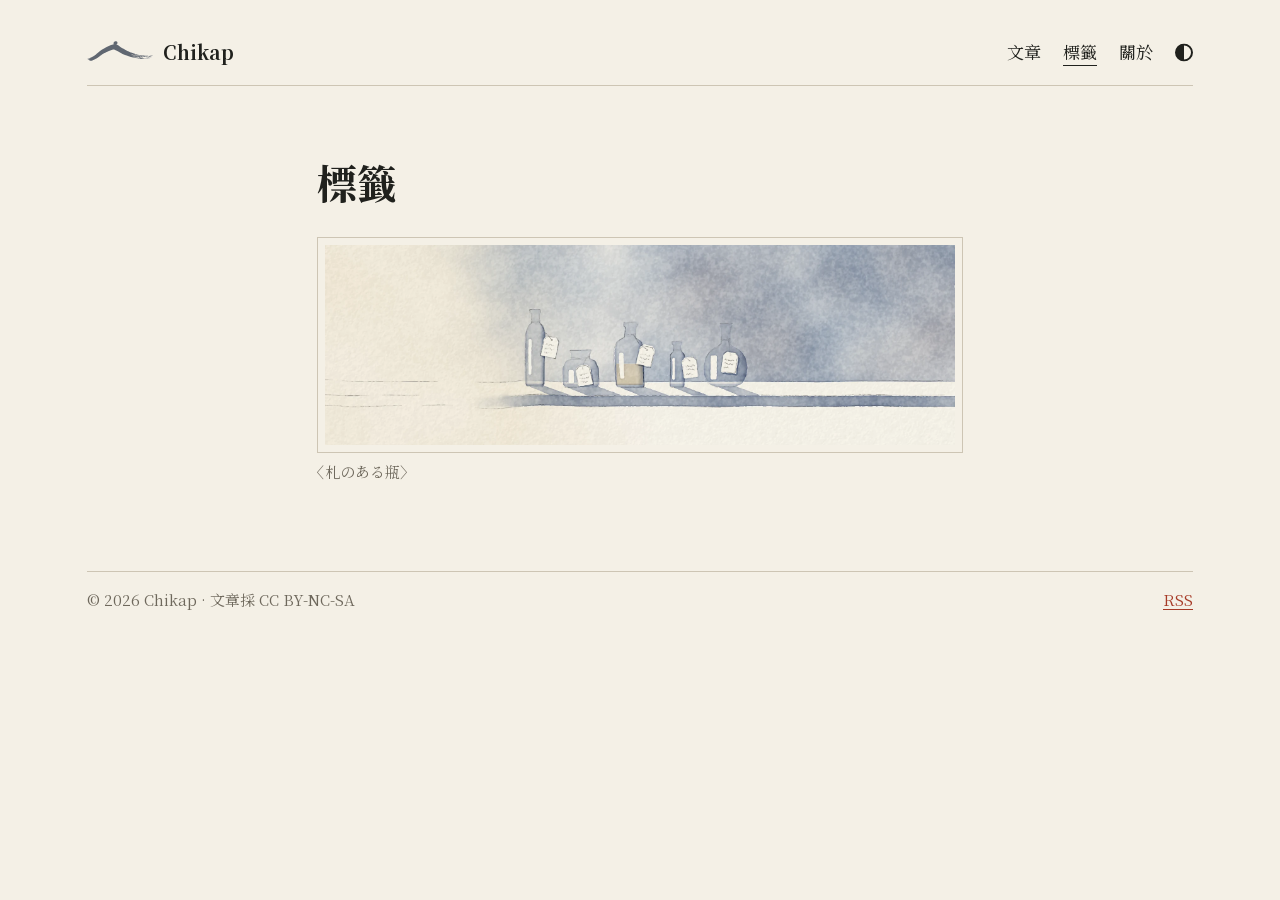
<file: tags/index.html>
<!doctype html>
<html lang="zh-Hant">
<head>
<meta charset="utf-8">
<meta name="viewport" content="width=device-width, initial-scale=1">
<title>標籤｜Chikap</title>
<meta name="description" content="Chikap 的部落格。">
<meta property="og:type" content="website">
<meta property="og:site_name" content="Chikap">
<meta property="og:locale" content="zh_TW">
<meta property="og:title" content="標籤">
<meta property="og:description" content="Chikap 的部落格。">
<meta property="og:url" content="https://galgq.github.io/tags/">
<meta property="og:image" content="https://galgq.github.io/assets/art/share.jpg">
<meta property="og:image:width" content="1200">
<meta property="og:image:height" content="630">
<meta property="og:image:alt" content="夕陽裡的燕子花">
<meta name="twitter:card" content="summary_large_image">
<script>
  document.documentElement.classList.add('js');
  try { var t = localStorage.getItem('theme'); if (t === 'dark' || t === 'light') document.documentElement.setAttribute('data-theme', t); } catch (e) {}
</script>
<link rel="preload" href="/fonts/site-dcef2267b5.woff2" as="font" type="font/woff2" crossorigin>
<style>@font-face{font-family:"Chikap Serif";font-style:normal;font-weight:400 800;font-display:swap;src:url("/fonts/site-dcef2267b5.woff2") format("woff2")}@font-face{font-family:"Chikap Serif";font-style:normal;font-weight:400 800;font-display:swap;src:url("/fonts/site-jp-55b48e0201.woff2") format("woff2");unicode-range:U+56E3}</style>
<link rel="stylesheet" href="/assets/site.css">
<link rel="icon" href="/assets/logo/favicon.svg" type="image/svg+xml">
<link rel="alternate" type="application/rss+xml" title="Chikap" href="/rss.xml">
<script src="/assets/site.js" defer onerror="document.documentElement.classList.remove('js')"></script>

</head>
<body>
<a class="skip" href="#content">跳到正文</a>
<div class="wrap">
  <header class="site-head">
    <a class="logo" href="/"><span class="mark" aria-hidden="true"><svg xmlns="http://www.w3.org/2000/svg" viewBox="0 0 171.1 51.5" role="img" aria-label="Chikap"><g fill="currentColor"><path d="M15.9 39.6L16.3 39.4L16.7 39.1L17.1 38.9L17.5 38.6L17.9 38.3L18.4 38.1L18.8 37.8L19.2 37.6L19.6 37.3L20.0 37.1L20.3 36.8L20.7 36.6L21.1 36.3L21.5 36.0L21.8 35.7L22.2 35.4L22.6 35.1L22.9 34.8L23.3 34.4L23.6 34.1L24.0 33.8L24.4 33.5L24.7 33.1L25.1 32.8L25.5 32.5L25.9 32.2L26.3 31.8L26.7 31.5L27.1 31.2L27.5 30.9L27.9 30.5L28.3 30.2L28.7 29.8L29.1 29.5L29.5 29.1L29.9 28.8L30.3 28.4L30.7 28.1L31.1 27.7L31.6 27.4L32.0 27.0L32.4 26.7L32.9 26.3L33.3 26.0L33.8 25.7L34.2 25.3L34.7 25.0L35.1 24.6L35.5 24.3L36.0 24.0L36.4 23.7L36.9 23.4L37.3 23.1L37.8 22.8L38.2 22.5L38.7 22.2L39.2 22.0L39.6 21.7L40.1 21.4L40.6 21.2L41.0 20.9L41.5 20.7L42.0 20.4L42.4 20.1L42.9 19.8L43.3 19.6L43.8 19.3L44.3 19.0L44.7 18.7L45.2 18.5L45.7 18.2L46.1 17.9L46.6 17.7L47.1 17.4L47.5 17.2L48.0 16.9L48.5 16.7L49.0 16.4L49.4 16.1L49.9 15.9L50.4 15.6L50.9 15.4L51.3 15.1L51.8 14.9L52.3 14.6L52.8 14.4L53.3 14.2L53.8 14.0L54.3 13.7L54.8 13.5L55.3 13.3L55.8 13.1L56.3 12.9L56.8 12.6L57.3 12.4L57.9 12.1L58.4 11.9L58.9 11.6L59.4 11.4L59.9 11.2L60.5 10.9L61.0 10.7L61.5 10.6L62.0 10.4L62.6 10.2L63.1 10.0L63.6 9.9L64.2 9.7L64.8 9.5L65.4 9.4L66.0 9.2L66.6 9.0L67.3 8.8L68.1 8.6L68.9 8.4L69.7 8.3L70.6 8.3L71.5 8.3L72.4 8.3L73.3 8.4L74.2 8.6L75.1 8.8L75.9 9.1L76.6 9.4L77.4 9.7L78.0 9.9L78.6 10.2L79.2 10.5L79.7 10.8L80.2 11.0L80.6 11.3L81.1 11.6L81.6 11.9L82.0 12.2L82.5 12.5L82.9 12.8L83.3 13.2L83.8 13.6L84.2 13.9L84.7 14.3L85.1 14.6L85.5 15.0L85.9 15.3L86.3 15.6L86.7 15.9L87.2 16.2L87.6 16.5L88.0 16.8L88.4 17.0L88.8 17.3L89.2 17.5L89.6 17.8L90.0 18.0L90.4 18.2L90.8 18.4L91.2 18.6L91.7 18.8L92.1 19.0L92.5 19.2L93.0 19.4L93.4 19.6L93.8 19.9L94.3 20.1L94.7 20.3L95.1 20.6L95.6 20.8L96.0 21.1L96.4 21.4L96.8 21.6L97.2 21.9L97.7 22.2L98.1 22.4L98.5 22.7L98.9 22.9L99.4 23.2L99.8 23.4L100.2 23.6L100.7 23.9L101.1 24.1L101.6 24.3L96.6 35.5L96.1 35.3L95.6 35.1L95.1 34.9L94.6 34.7L94.1 34.5L93.6 34.3L93.1 34.1L92.6 33.9L92.1 33.6L91.6 33.4L91.2 33.2L90.7 32.9L90.2 32.6L89.8 32.4L89.3 32.1L88.8 31.8L88.4 31.5L87.9 31.3L87.4 31.0L87.0 30.8L86.5 30.5L86.0 30.3L85.5 30.0L85.0 29.8L84.5 29.5L84.0 29.2L83.5 28.9L83.0 28.6L82.6 28.3L82.1 28.0L81.6 27.7L81.1 27.4L80.7 27.2L80.2 26.9L79.7 26.7L79.3 26.4L78.8 26.2L78.4 26.0L77.9 25.8L77.5 25.6L77.0 25.4L76.6 25.1L76.2 24.9L75.8 24.7L75.3 24.5L74.9 24.3L74.4 24.1L74.0 23.9L73.5 23.7L73.1 23.5L72.6 23.4L72.2 23.2L71.8 23.0L71.5 22.8L71.2 22.7L71.0 22.6L70.9 22.5L70.7 22.3L70.6 22.2L70.5 22.1L70.5 22.0L70.4 21.9L70.2 21.8L70.1 21.8L69.9 21.7L69.6 21.6L69.4 21.6L69.1 21.6L68.7 21.7L68.3 21.7L67.9 21.8L67.5 21.9L67.1 22.0L66.6 22.1L66.2 22.3L65.7 22.4L65.2 22.5L64.8 22.6L64.3 22.7L63.9 22.9L63.4 23.1L63.0 23.2L62.6 23.4L62.2 23.6L61.7 23.8L61.3 23.9L60.9 24.1L60.5 24.3L60.0 24.5L59.6 24.6L59.1 24.8L58.7 25.0L58.2 25.1L57.7 25.3L57.3 25.4L56.8 25.6L56.4 25.8L55.9 26.0L55.5 26.2L55.0 26.4L54.6 26.6L54.1 26.8L53.7 27.0L53.2 27.2L52.8 27.4L52.3 27.6L51.9 27.8L51.4 28.0L51.0 28.2L50.5 28.4L50.1 28.6L49.6 28.8L49.2 29.1L48.7 29.3L48.3 29.5L47.8 29.7L47.4 30.0L47.0 30.2L46.5 30.4L46.1 30.6L45.6 30.8L45.1 31.0L44.7 31.2L44.2 31.4L43.8 31.7L43.3 31.9L42.9 32.1L42.5 32.4L42.0 32.6L41.6 32.9L41.2 33.1L40.8 33.4L40.4 33.6L40.0 33.9L39.6 34.2L39.2 34.4L38.8 34.7L38.4 35.0L38.0 35.2L37.7 35.5L37.3 35.8L36.9 36.1L36.5 36.4L36.1 36.7L35.7 37.0L35.3 37.3L34.9 37.6L34.5 37.9L34.1 38.2L33.7 38.5L33.3 38.8L32.9 39.1L32.5 39.4L32.0 39.7L31.6 40.0L31.2 40.3L30.7 40.6L30.3 41.0L29.9 41.3L29.4 41.6L29.0 41.9L28.6 42.3L28.1 42.6L27.7 42.9L27.2 43.3L26.8 43.6L26.3 43.9L25.8 44.2L25.3 44.5L24.8 44.8L24.3 45.0L23.8 45.3L23.3 45.5L22.8 45.8L22.4 46.0L21.9 46.3L21.4 46.5L20.9 46.8L20.4 47.0L20.0 47.3ZM4.5 44.0L5.0 43.9L5.5 43.9L5.9 43.9L6.4 43.9L6.8 43.8L7.1 43.7L7.5 43.6L7.8 43.5L8.1 43.4L8.5 43.2L8.8 43.1L9.1 43.0L9.5 42.9L9.8 42.7L10.2 42.5L10.6 42.4L10.9 42.2L11.3 42.0L11.7 41.8L12.1 41.6L12.5 41.4L12.9 41.2L13.3 41.0L13.8 40.8L14.2 40.6L14.6 40.4L15.0 40.1L15.4 39.9L15.9 39.6L16.3 39.4L16.7 39.1L17.1 38.9L17.5 38.6L17.9 38.3L18.4 38.1L18.8 37.8L19.2 37.6L19.6 37.3L20.0 37.1L20.3 36.8L21.9 39.1L21.4 39.4L21.0 39.7L20.6 39.9L20.2 40.2L19.7 40.4L19.3 40.7L18.9 41.0L18.4 41.2L18.0 41.5L17.5 41.7L17.1 42.0L16.7 42.2L16.2 42.4L15.8 42.7L15.3 42.9L14.9 43.1L14.4 43.3L14.0 43.5L13.5 43.7L13.1 43.9L12.6 44.2L12.2 44.3L11.8 44.5L11.3 44.7L10.9 44.9L10.4 45.0L10.0 45.2L9.6 45.3L9.1 45.4L8.7 45.4L8.2 45.3L7.8 45.3L7.4 45.2L7.0 45.1L6.6 45.0L6.2 44.8L5.8 44.7L5.3 44.5L4.9 44.3L4.5 44.0ZM0.6 44.4L1.1 44.4L1.7 44.5L2.2 44.6L2.7 44.7L3.2 44.8L3.7 45.0L4.1 45.1L4.6 45.3L5.1 45.4L5.6 45.5L6.0 45.5L6.5 45.5L6.9 45.5L7.4 45.6L7.8 45.5L8.2 45.5L8.7 45.4L9.1 45.3L9.5 45.2L10.0 45.0L10.4 44.9L10.9 44.8L11.3 44.6L11.7 44.5L12.2 44.3L12.6 44.1L13.1 43.9L13.5 43.7L13.9 43.5L14.4 43.2L14.8 43.0L15.2 42.8L15.7 42.5L16.1 42.3L16.6 42.0L17.0 41.8L17.4 41.5L17.9 41.3L18.3 41.0L18.7 40.7L19.2 40.5L19.6 40.2L20.0 40.0L20.5 39.7L20.9 39.5L21.3 39.2L21.7 38.9L22.8 40.6L22.3 40.8L21.9 41.1L21.5 41.4L21.0 41.6L20.6 41.9L20.1 42.1L19.7 42.4L19.2 42.7L18.8 42.9L18.3 43.2L17.9 43.4L17.4 43.6L17.0 43.9L16.5 44.1L16.0 44.3L15.6 44.6L15.1 44.8L14.6 45.0L14.2 45.2L13.7 45.4L13.2 45.6L12.7 45.8L12.3 46.0L11.8 46.1L11.3 46.3L10.8 46.5L10.3 46.6L9.8 46.8L9.3 46.8L8.8 46.9L8.3 46.9L7.8 46.9L7.3 46.9L6.8 46.8L6.3 46.7L5.8 46.6L5.3 46.4L4.9 46.3L4.4 46.1L3.9 45.9L3.4 45.7L2.9 45.5L2.5 45.3L2.0 45.1L1.5 44.8L1.1 44.6L0.6 44.4ZM1.6 46.4L2.1 46.4L2.6 46.4L3.2 46.5L3.7 46.6L4.2 46.7L4.7 46.8L5.2 46.9L5.7 47.0L6.3 47.0L6.8 47.0L7.3 47.0L7.8 47.0L8.3 46.9L8.8 46.8L9.3 46.7L9.8 46.6L10.3 46.4L10.8 46.3L11.3 46.2L11.8 46.0L12.2 45.9L12.7 45.7L13.2 45.5L13.7 45.3L14.1 45.1L14.6 44.9L15.1 44.7L15.5 44.4L16.0 44.2L16.4 43.9L16.9 43.7L17.3 43.4L17.7 43.2L18.2 42.9L18.6 42.7L19.1 42.4L19.5 42.2L20.0 41.9L20.4 41.7L20.9 41.4L21.3 41.1L21.8 40.9L22.2 40.6L22.6 40.3L24.3 43.0L23.9 43.3L23.4 43.5L22.9 43.8L22.4 44.1L22.0 44.3L21.5 44.6L21.0 44.8L20.6 45.1L20.1 45.3L19.6 45.6L19.2 45.8L18.7 46.0L18.2 46.3L17.7 46.5L17.2 46.7L16.7 47.0L16.2 47.2L15.7 47.4L15.2 47.7L14.7 47.9L14.2 48.1L13.7 48.4L13.2 48.6L12.7 48.8L12.1 49.0L11.5 49.2L11.0 49.4L10.3 49.5L9.7 49.5L9.1 49.6L8.4 49.6L7.8 49.5L7.2 49.4L6.5 49.3L5.9 49.0L5.4 48.8L4.8 48.6L4.3 48.3L3.8 48.1L3.3 47.8L2.8 47.5L2.4 47.2L1.9 46.9L1.5 46.5ZM5.2 49.6L5.8 49.7L6.5 49.7L7.1 49.8L7.8 49.8L8.4 49.7L9.1 49.6L9.7 49.5L10.3 49.4L10.9 49.2L11.5 49.0L12.0 48.8L12.6 48.6L13.1 48.4L13.6 48.2L14.2 48.0L14.7 47.8L15.2 47.5L15.7 47.3L16.2 47.1L16.7 46.8L17.1 46.6L17.6 46.3L18.1 46.1L18.6 45.8L19.0 45.6L19.5 45.3L20.0 45.1L20.4 44.8L20.9 44.6L21.4 44.3L21.8 44.1L22.3 43.8L22.8 43.6L23.3 43.3L23.7 43.0L24.2 42.7L25.3 44.5L24.8 44.8L24.3 45.0L23.8 45.3L23.3 45.5L22.8 45.8L22.4 46.0L21.9 46.3L21.4 46.5L20.9 46.8L20.4 47.0L20.0 47.3L19.5 47.5L19.0 47.8L18.5 48.0L18.0 48.2L17.5 48.5L17.0 48.7L16.4 49.0L15.9 49.2L15.4 49.4L14.9 49.7L14.3 49.9L13.8 50.2L13.2 50.4L12.6 50.6L11.9 50.7L11.3 50.8L10.6 50.9L9.9 50.9L9.2 50.9L8.5 50.8L7.8 50.7L7.1 50.5L6.4 50.3L5.8 50.1L5.2 49.8ZM96.8 21.6L97.2 21.9L97.7 22.2L98.1 22.4L98.5 22.7L98.9 22.9L99.4 23.2L99.8 23.4L100.2 23.6L100.7 23.9L101.1 24.1L101.6 24.3L102.0 24.6L102.4 24.8L102.9 25.1L103.3 25.3L103.7 25.5L104.2 25.7L104.6 25.9L105.1 26.1L105.5 26.3L106.0 26.5L106.5 26.7L106.9 26.9L107.4 27.1L107.8 27.3L108.3 27.5L108.7 27.7L109.2 27.9L109.7 28.1L110.1 28.3L110.6 28.5L111.0 28.7L111.5 28.9L112.0 29.1L112.4 29.3L112.9 29.4L113.4 29.5L113.9 29.7L114.4 29.8L114.8 30.0L115.3 30.1L115.8 30.3L116.3 30.4L116.7 30.6L117.2 30.8L117.7 31.0L118.1 31.1L118.6 31.3L119.0 31.5L119.5 31.7L120.0 31.8L120.5 32.0L120.9 32.2L121.4 32.3L121.9 32.5L122.3 32.7L122.8 32.8L123.3 33.0L123.7 33.2L124.2 33.3L124.7 33.5L125.2 33.7L125.6 33.9L126.1 34.0L126.6 34.2L127.1 34.3L127.6 34.4L128.0 34.6L128.5 34.7L129.0 34.8L129.5 34.9L130.0 35.1L130.5 35.2L131.0 35.3L131.5 35.4L131.9 35.5L132.4 35.6L132.9 35.8L133.4 35.9L133.9 36.0L134.4 36.1L134.9 36.2L135.3 36.3L135.8 36.4L136.3 36.5L136.8 36.6L137.3 36.6L137.8 36.7L138.3 36.8L138.8 36.8L139.2 36.8L139.7 36.9L140.2 37.0L140.7 37.0L141.2 37.1L141.6 37.2L142.1 37.2L142.6 37.3L143.1 37.3L143.5 37.4L144.0 37.4L144.5 37.4L145.0 37.5L145.5 37.5L146.0 37.5L146.4 37.5L146.9 37.6L147.4 37.6L147.9 37.7L148.4 37.8L148.9 37.8L149.3 37.9L149.8 37.9L150.3 38.0L150.8 38.0L151.3 38.0L151.7 38.0L152.2 38.1L152.7 38.1L153.2 38.1L153.6 38.1L154.1 38.1L154.6 38.1L155.1 38.1L155.5 38.1L156.0 38.1L156.5 38.0L156.9 37.9L157.4 37.9L157.8 37.8L158.2 37.7L158.7 37.7L159.1 37.6L159.2 37.7L158.8 37.9L158.3 38.0L157.9 38.2L157.5 38.3L157.0 38.4L156.6 38.6L156.1 38.6L155.6 38.7L155.2 38.9L154.7 38.9L154.2 39.0L153.7 39.0L153.3 39.0L152.8 39.1L152.3 39.1L151.8 39.1L151.3 39.2L150.8 39.1L150.3 39.1L149.8 39.2L149.4 39.2L148.9 39.1L148.4 39.1L147.9 39.1L147.4 39.0L146.9 38.9L146.4 38.9L145.9 38.8L145.4 38.7L144.9 38.7L144.4 38.6L144.0 38.5L143.5 38.5L143.0 38.5L142.5 38.5L142.0 38.5L141.5 38.5L141.0 38.4L140.5 38.4L140.0 38.3L139.5 38.3L139.1 38.2L138.6 38.1L138.1 38.0L137.6 37.9L137.1 37.8L136.6 37.7L136.1 37.7L135.6 37.6L135.1 37.5L134.6 37.4L134.1 37.3L133.6 37.2L133.1 37.1L132.7 37.0L132.2 36.9L131.7 36.8L131.2 36.6L130.7 36.5L130.2 36.4L129.7 36.3L129.2 36.2L128.7 36.2L128.2 36.1L127.7 36.0L127.2 35.9L126.7 35.8L126.2 35.7L125.7 35.5L125.2 35.4L124.8 35.3L124.3 35.1L123.8 34.9L123.3 34.8L122.8 34.6L122.4 34.5L121.9 34.3L121.4 34.1L120.9 34.0L120.4 33.8L120.0 33.7L119.5 33.6L119.0 33.4L118.5 33.2L118.0 33.1L117.6 32.9L117.1 32.8L116.6 32.6L116.1 32.5L115.6 32.3L115.2 32.1L114.7 32.0L114.2 31.8L113.7 31.7L113.2 31.5L112.8 31.3L112.3 31.2L111.8 31.0L111.3 30.8L110.9 30.7L110.4 30.5L109.9 30.3L109.4 30.1L109.0 29.9L108.5 29.7L108.0 29.5L107.6 29.4L107.1 29.2L106.6 29.0L106.2 28.8L105.7 28.6L105.2 28.4L104.8 28.2L104.3 28.0L103.9 27.8L103.4 27.6L102.9 27.4L102.5 27.2L102.0 27.0L101.6 26.8L101.1 26.5L100.7 26.3L100.2 26.1L99.8 25.9L99.3 25.6L98.9 25.4L98.4 25.2L98.0 24.9L97.5 24.7L97.1 24.5L96.7 24.2L96.2 24.0L95.8 23.7ZM95.9 23.5L96.3 23.8L96.7 24.1L97.2 24.3L97.6 24.5L98.1 24.8L98.5 25.0L99.0 25.2L99.4 25.5L99.9 25.7L100.3 25.9L100.8 26.2L101.2 26.4L101.6 26.6L102.1 26.8L102.5 27.1L103.0 27.3L103.4 27.5L103.9 27.7L104.4 27.9L104.8 28.1L105.3 28.3L105.7 28.5L106.2 28.7L106.7 28.9L107.1 29.1L107.6 29.3L108.1 29.5L108.5 29.7L109.0 29.9L109.5 30.1L109.9 30.3L110.4 30.4L110.9 30.6L111.4 30.8L111.8 31.0L112.3 31.1L112.8 31.3L113.3 31.4L113.8 31.6L114.2 31.7L114.7 31.9L115.2 32.1L115.7 32.2L116.1 32.4L116.6 32.6L117.1 32.7L117.6 32.9L118.0 33.1L118.5 33.2L119.0 33.4L119.5 33.6L119.9 33.7L120.4 33.9L120.9 34.1L121.4 34.3L121.8 34.4L122.3 34.6L122.8 34.8L123.3 35.0L123.7 35.2L124.2 35.4L124.2 35.4L123.7 35.3L123.2 35.2L122.7 35.1L122.2 34.9L121.7 34.8L121.3 34.7L120.8 34.5L120.3 34.4L119.8 34.3L119.3 34.1L118.8 34.0L118.3 33.9L117.8 33.7L117.4 33.6L116.9 33.4L116.4 33.3L115.9 33.1L115.4 33.0L114.9 32.8L114.5 32.7L114.0 32.5L113.5 32.4L113.0 32.2L112.5 32.1L112.0 31.9L111.6 31.8L111.1 31.6L110.6 31.4L110.1 31.2L109.6 31.1L109.2 30.9L108.7 30.7L108.2 30.5L107.8 30.3L107.3 30.1L106.8 29.9L106.3 29.7L105.9 29.6L105.4 29.4L104.9 29.2L104.5 29.0L104.0 28.8L103.5 28.6L103.1 28.4L102.6 28.2L102.2 28.0L101.7 27.8L101.2 27.6L100.8 27.3L100.3 27.1L99.9 26.9L99.4 26.7L99.0 26.4L98.5 26.2L98.1 26.0L97.6 25.8L97.2 25.5L96.7 25.3L96.3 25.1L95.8 24.8L95.4 24.6ZM135.0 38.1L135.5 38.1L136.0 38.2L136.5 38.2L137.0 38.3L137.5 38.3L138.0 38.4L138.5 38.4L139.0 38.5L139.5 38.6L140.0 38.6L140.5 38.7L141.0 38.8L141.5 38.8L142.0 38.9L142.4 38.9L142.9 39.0L143.4 39.0L143.9 39.0L144.4 39.1L144.9 39.1L145.4 39.1L145.9 39.2L146.4 39.2L146.9 39.3L147.4 39.4L147.9 39.4L148.4 39.5L148.9 39.6L149.4 39.6L149.9 39.7L150.4 39.7L150.8 39.7L151.3 39.7L151.8 39.7L152.3 39.7L152.8 39.7L152.8 39.7L152.3 39.8L151.8 39.8L151.3 39.8L150.9 39.8L150.4 39.8L149.9 39.8L149.4 39.8L148.9 39.7L148.4 39.7L147.9 39.7L147.4 39.7L146.9 39.6L146.4 39.6L145.9 39.6L145.4 39.5L144.9 39.5L144.4 39.4L143.9 39.4L143.4 39.3L142.9 39.3L142.4 39.3L141.9 39.2L141.4 39.2L140.9 39.1L140.4 39.1L139.9 39.0L139.5 38.9L139.0 38.9L138.5 38.8L138.0 38.7L137.5 38.6L137.0 38.5L136.5 38.4L136.0 38.3L135.5 38.2L135.0 38.1ZM95.5 24.4L95.9 24.7L96.3 24.9L96.8 25.1L97.2 25.4L97.7 25.6L98.1 25.8L98.6 26.1L99.0 26.3L99.5 26.5L99.9 26.7L100.4 27.0L100.8 27.2L101.3 27.4L101.7 27.6L102.2 27.9L102.7 28.1L103.1 28.3L103.6 28.5L104.0 28.7L104.5 28.9L105.0 29.1L105.4 29.3L105.9 29.4L106.4 29.6L106.9 29.8L107.3 30.0L107.8 30.2L108.3 30.4L108.7 30.6L109.2 30.8L109.7 31.0L110.1 31.2L110.6 31.4L111.1 31.6L111.6 31.7L112.0 31.9L112.5 32.1L113.0 32.2L113.5 32.4L114.0 32.5L114.5 32.7L114.9 32.8L115.4 33.0L115.9 33.2L116.4 33.3L116.9 33.5L117.3 33.7L117.8 33.8L118.3 34.0L118.8 34.2L119.3 34.3L119.7 34.5L120.2 34.6L120.7 34.8L121.2 35.0L121.7 35.1L122.1 35.3L122.6 35.4L123.1 35.6L123.6 35.7L124.1 35.9L124.6 36.0L125.0 36.2L125.5 36.3L126.0 36.4L126.5 36.6L127.0 36.7L127.5 36.8L128.0 36.9L128.5 37.0L129.0 37.1L129.5 37.2L130.0 37.3L130.5 37.4L131.0 37.6L131.5 37.7L132.0 37.8L132.5 37.9L133.0 38.0L133.5 38.2L134.0 38.3L134.4 38.4L134.9 38.5L135.4 38.5L136.0 38.6L136.5 38.6L137.0 38.7L137.5 38.8L138.0 38.8L138.4 38.9L138.9 39.0L139.4 39.0L139.9 39.1L140.4 39.2L140.9 39.3L141.4 39.4L141.9 39.5L142.4 39.5L142.9 39.6L143.4 39.6L143.9 39.7L144.4 39.7L144.9 39.8L145.4 39.8L145.9 39.9L146.4 40.0L146.9 40.0L147.4 40.1L147.9 40.2L148.4 40.3L148.9 40.3L149.4 40.3L149.9 40.3L150.4 40.3L150.9 40.3L151.4 40.3L151.9 40.3L152.4 40.3L152.9 40.3L153.4 40.3L153.9 40.3L154.4 40.2L154.8 40.2L155.3 40.1L155.8 40.1L156.3 40.0L156.8 39.9L157.3 39.9L157.8 39.8L158.2 39.6L158.7 39.5L159.2 39.3L159.6 39.2L160.1 39.1L160.5 38.9L161.0 38.7L161.4 38.5L161.9 38.3L162.3 38.2L162.8 38.0L163.2 37.9L163.7 37.7L164.2 37.5L164.7 37.3L165.1 37.2L165.6 37.0L166.1 36.8L166.6 36.6L167.1 36.4L167.5 36.2L168.0 36.0L168.1 36.1L167.6 36.4L167.2 36.6L166.7 36.9L166.3 37.1L165.8 37.4L165.4 37.6L164.9 37.9L164.5 38.1L164.0 38.4L163.6 38.6L163.1 38.8L162.7 39.0L162.2 39.2L161.7 39.4L161.3 39.5L160.8 39.6L160.3 39.8L159.8 39.9L159.4 40.1L158.9 40.2L158.4 40.3L157.9 40.4L157.4 40.5L156.9 40.6L156.4 40.7L155.9 40.8L155.4 40.9L154.9 40.9L154.4 41.0L153.9 41.1L153.4 41.1L152.9 41.2L152.4 41.2L151.9 41.2L151.4 41.2L150.9 41.2L150.4 41.2L149.9 41.2L149.4 41.2L148.9 41.2L148.4 41.1L147.9 41.1L147.3 41.1L146.8 41.1L146.3 41.1L145.8 41.0L145.3 41.0L144.8 40.9L144.3 40.9L143.8 40.9L143.3 40.8L142.8 40.8L142.3 40.7L141.8 40.7L141.3 40.6L140.8 40.6L140.3 40.5L139.8 40.5L139.2 40.4L138.7 40.4L138.2 40.3L137.7 40.2L137.2 40.1L136.7 40.0L136.2 39.9L135.7 39.8L135.2 39.7L134.7 39.6L134.2 39.5L133.7 39.4L133.2 39.3L132.7 39.2L132.2 39.1L131.7 39.0L131.2 38.9L130.7 38.8L130.2 38.7L129.7 38.6L129.2 38.5L128.7 38.4L128.2 38.2L127.7 38.1L127.2 38.0L126.7 37.9L126.2 37.8L125.7 37.6L125.2 37.5L124.7 37.4L124.3 37.2L123.8 37.1L123.3 37.0L122.8 36.8L122.3 36.7L121.8 36.6L121.3 36.4L120.8 36.3L120.3 36.2L119.8 36.0L119.3 35.9L118.8 35.8L118.3 35.6L117.8 35.5L117.4 35.3L116.9 35.2L116.4 35.0L115.9 34.9L115.4 34.7L114.9 34.6L114.4 34.4L113.9 34.3L113.4 34.1L112.9 34.0L112.5 33.8L112.0 33.6L111.5 33.5L111.0 33.3L110.5 33.1L110.0 32.9L109.6 32.8L109.1 32.6L108.6 32.4L108.1 32.2L107.6 32.1L107.2 31.9L106.7 31.7L106.2 31.5L105.7 31.3L105.3 31.1L104.8 30.9L104.3 30.8L103.8 30.6L103.4 30.4L102.9 30.2L102.4 30.0L101.9 29.8L101.5 29.6L101.0 29.4L100.5 29.1L100.1 28.9L99.6 28.7L99.1 28.5L98.7 28.3L98.2 28.1L97.8 27.9L97.3 27.6L96.8 27.4L96.4 27.2L95.9 27.0L95.5 26.7L95.0 26.5L94.5 26.3ZM94.6 26.1L95.1 26.4L95.5 26.6L96.0 26.8L96.4 27.0L96.9 27.3L97.4 27.5L97.8 27.7L98.3 27.9L98.7 28.2L99.2 28.4L99.7 28.6L100.1 28.8L100.6 29.0L101.1 29.2L101.5 29.4L102.0 29.6L102.5 29.9L102.9 30.1L103.4 30.3L103.9 30.4L104.3 30.6L104.8 30.8L105.3 31.0L105.8 31.2L106.2 31.4L106.7 31.6L107.2 31.8L107.7 32.0L108.1 32.2L108.6 32.4L109.1 32.6L109.6 32.7L110.1 32.9L110.5 33.1L111.0 33.3L111.5 33.5L112.0 33.7L112.4 33.8L112.9 34.0L113.4 34.2L113.9 34.4L114.4 34.6L114.8 34.8L115.3 34.9L115.8 35.1L116.3 35.3L116.8 35.5L116.8 35.5L116.2 35.4L115.7 35.3L115.3 35.2L114.8 35.0L114.3 34.9L113.8 34.7L113.3 34.6L112.8 34.5L112.3 34.3L111.8 34.2L111.3 34.0L110.8 33.9L110.3 33.7L109.8 33.5L109.3 33.4L108.9 33.2L108.4 33.0L107.9 32.8L107.4 32.7L106.9 32.5L106.5 32.3L106.0 32.1L105.5 31.9L105.0 31.7L104.5 31.6L104.1 31.4L103.6 31.2L103.1 31.0L102.6 30.8L102.2 30.6L101.7 30.4L101.2 30.2L100.7 30.0L100.3 29.8L99.8 29.6L99.3 29.4L98.8 29.2L98.4 29.0L97.9 28.7L97.4 28.5L97.0 28.3L96.5 28.1L96.1 27.9L95.6 27.6L95.1 27.4L94.7 27.2L94.2 27.0ZM124.6 37.9L125.1 38.0L125.6 38.1L126.1 38.2L126.6 38.3L127.1 38.4L127.6 38.5L128.1 38.6L128.6 38.7L129.1 38.8L129.7 38.9L130.2 39.0L130.7 39.1L131.2 39.2L131.7 39.3L132.2 39.4L132.7 39.5L133.2 39.6L133.7 39.7L134.2 39.8L134.7 39.9L135.2 40.0L135.7 40.1L136.2 40.2L136.7 40.3L137.2 40.4L137.7 40.5L138.2 40.6L138.7 40.7L139.2 40.7L139.7 40.8L140.2 40.9L140.7 41.0L141.2 41.0L141.7 41.1L141.7 41.2L141.2 41.1L140.7 41.1L140.2 41.0L139.7 40.9L139.2 40.9L138.7 40.8L138.2 40.8L137.7 40.7L137.2 40.6L136.6 40.6L136.1 40.5L135.6 40.4L135.1 40.4L134.6 40.3L134.1 40.2L133.6 40.1L133.1 40.0L132.6 39.9L132.1 39.8L131.6 39.7L131.1 39.6L130.6 39.5L130.1 39.4L129.6 39.3L129.1 39.2L128.6 39.0L128.1 38.9L127.6 38.8L127.1 38.7L126.6 38.5L126.1 38.4L125.6 38.2L125.1 38.1L124.6 37.9ZM94.3 26.8L94.7 27.0L95.2 27.3L95.7 27.5L96.1 27.7L96.6 27.9L97.1 28.1L97.5 28.4L98.0 28.6L98.5 28.8L98.9 29.0L99.4 29.2L99.9 29.4L100.3 29.7L100.8 29.9L101.3 30.1L101.7 30.3L102.2 30.5L102.7 30.7L103.1 30.9L103.6 31.1L104.1 31.3L104.6 31.5L105.0 31.7L105.5 31.9L106.0 32.0L106.5 32.2L107.0 32.4L107.4 32.6L107.9 32.8L108.4 33.0L108.9 33.2L109.4 33.4L109.8 33.5L110.3 33.7L110.8 33.9L111.3 34.0L111.8 34.2L112.3 34.4L112.7 34.6L113.2 34.7L113.7 34.9L114.2 35.1L114.7 35.3L115.2 35.4L115.7 35.6L116.1 35.8L116.6 35.9L117.1 36.1L117.6 36.2L118.1 36.4L118.6 36.5L119.1 36.7L119.6 36.8L120.1 37.0L120.6 37.1L121.1 37.3L121.6 37.4L122.1 37.5L122.6 37.7L123.0 37.8L123.5 37.9L124.0 38.0L124.6 38.1L125.1 38.2L125.6 38.4L126.1 38.5L126.5 38.6L127.0 38.8L127.5 38.9L128.0 39.0L128.5 39.2L129.0 39.3L129.5 39.4L130.0 39.6L130.5 39.7L131.0 39.8L131.5 39.9L132.0 40.0L132.5 40.1L133.0 40.2L133.5 40.4L134.1 40.4L134.6 40.5L135.1 40.6L135.6 40.7L136.1 40.8L136.6 40.9L137.1 41.0L137.6 41.1L138.1 41.2L138.6 41.3L139.1 41.4L139.6 41.5L140.1 41.7L140.6 41.8L141.1 41.9L141.6 42.0L142.2 42.0L142.7 42.1L143.2 42.2L143.7 42.3L144.2 42.4L144.7 42.4L145.2 42.5L145.8 42.6L145.8 42.6L145.2 42.7L144.7 42.8L144.2 42.8L143.7 42.8L143.1 42.8L142.6 42.8L142.1 42.8L141.6 42.8L141.0 42.8L140.5 42.8L140.0 42.8L139.5 42.8L138.9 42.8L138.4 42.8L137.9 42.7L137.4 42.6L136.9 42.5L136.3 42.5L135.8 42.4L135.3 42.3L134.8 42.2L134.3 42.1L133.8 42.0L133.3 41.9L132.7 41.8L132.2 41.7L131.7 41.5L131.2 41.4L130.7 41.3L130.2 41.2L129.7 41.0L129.2 41.0L128.7 40.9L128.2 40.8L127.7 40.7L127.2 40.6L126.6 40.5L126.1 40.4L125.6 40.3L125.1 40.2L124.6 40.0L124.1 39.9L123.6 39.8L123.1 39.6L122.6 39.5L122.1 39.3L121.6 39.2L121.1 39.1L120.6 38.9L120.1 38.8L119.6 38.7L119.1 38.6L118.6 38.4L118.1 38.3L117.6 38.2L117.1 38.0L116.6 37.8L116.1 37.7L115.6 37.6L115.1 37.4L114.6 37.3L114.1 37.1L113.6 37.0L113.1 36.8L112.6 36.7L112.1 36.6L111.6 36.4L111.1 36.2L110.6 36.1L110.1 35.9L109.6 35.7L109.1 35.6L108.6 35.4L108.1 35.2L107.6 35.0L107.2 34.8L106.7 34.7L106.2 34.5L105.7 34.3L105.2 34.1L104.7 33.9L104.2 33.8L103.7 33.6L103.2 33.4L102.7 33.2L102.3 33.0L101.8 32.9L101.3 32.7L100.8 32.5L100.3 32.3L99.8 32.1L99.3 31.9L98.9 31.7L98.4 31.5L97.9 31.3L97.4 31.1L96.9 30.9L96.5 30.7L96.0 30.5L95.5 30.2L95.0 30.0L94.6 29.8L94.1 29.6L93.6 29.4L93.1 29.1ZM153.0 42.5L153.5 42.3L154.1 42.2L154.6 42.1L155.1 42.0L155.6 41.9L156.1 41.8L156.6 41.7L157.1 41.6L157.6 41.4L158.1 41.2L158.6 41.0L159.0 40.9L159.5 40.7L160.0 40.6L160.5 40.4L161.0 40.2L161.5 40.1L161.9 39.9L162.4 39.7L162.9 39.6L163.4 39.4L163.8 39.1L164.3 38.9L164.8 38.7L165.2 38.5L165.7 38.3L166.2 38.1L166.7 37.9L167.1 37.6L167.6 37.4L168.1 37.2L168.5 37.0L169.0 36.8L169.5 36.6L170.0 36.4L170.5 36.3L170.5 36.3L170.1 36.6L169.6 36.8L169.2 37.1L168.7 37.4L168.3 37.6L167.8 37.9L167.4 38.2L166.9 38.4L166.5 38.7L166.1 39.0L165.6 39.3L165.2 39.5L164.7 39.8L164.3 40.0L163.8 40.3L163.3 40.5L162.9 40.8L162.4 41.0L161.9 41.2L161.4 41.4L160.9 41.6L160.4 41.8L159.9 41.9L159.3 42.1L158.8 42.1L158.3 42.2L157.7 42.2L157.2 42.3L156.7 42.3L156.2 42.4L155.6 42.4L155.1 42.5L154.6 42.5L154.1 42.5L153.6 42.6L153.0 42.5ZM93.2 28.9L93.7 29.2L94.2 29.4L94.6 29.6L95.1 29.8L95.6 30.1L96.1 30.3L96.5 30.5L97.0 30.7L97.5 30.9L98.0 31.1L98.5 31.3L98.9 31.5L99.4 31.7L99.9 31.9L100.4 32.1L100.9 32.3L101.3 32.5L101.8 32.7L102.3 32.9L102.8 33.1L103.3 33.3L103.8 33.5L104.3 33.7L104.7 33.9L105.2 34.0L105.7 34.2L106.2 34.4L106.7 34.6L107.2 34.8L107.7 35.0L108.1 35.2L108.6 35.4L109.1 35.5L109.6 35.7L110.1 35.9L110.6 36.1L111.1 36.2L111.6 36.4L112.1 36.5L112.6 36.7L113.1 36.9L113.6 37.0L114.1 37.2L114.5 37.3L115.0 37.5L115.5 37.7L116.0 37.8L116.5 38.0L117.0 38.1L117.5 38.3L118.0 38.5L118.5 38.6L119.0 38.7L119.5 38.9L120.0 39.0L120.5 39.2L121.0 39.3L121.5 39.4L122.0 39.6L122.5 39.7L123.1 39.8L123.6 40.0L124.1 40.1L124.6 40.2L125.1 40.3L125.6 40.4L126.1 40.5L126.6 40.6L127.1 40.7L127.6 40.8L128.1 40.9L128.7 41.0L129.2 41.1L129.7 41.2L130.2 41.4L130.7 41.5L131.2 41.6L131.7 41.7L132.2 41.8L132.7 41.9L133.2 42.1L133.7 42.2L134.2 42.3L134.2 42.3L133.7 42.3L133.2 42.2L132.7 42.1L132.2 42.1L131.6 42.0L131.1 41.9L130.6 41.9L130.1 41.8L129.6 41.7L129.0 41.6L128.5 41.6L128.0 41.5L127.5 41.4L127.0 41.3L126.5 41.2L126.0 41.1L125.4 41.0L124.9 40.9L124.4 40.8L123.9 40.7L123.4 40.6L122.9 40.5L122.4 40.4L121.9 40.3L121.3 40.2L120.8 40.0L120.3 39.9L119.8 39.8L119.3 39.6L118.8 39.5L118.3 39.4L117.8 39.2L117.3 39.1L116.8 39.0L116.3 38.8L115.8 38.7L115.3 38.5L114.8 38.4L114.3 38.2L113.8 38.1L113.3 37.9L112.8 37.8L112.3 37.6L111.8 37.5L111.3 37.3L110.8 37.1L110.3 37.0L109.8 36.8L109.3 36.7L108.8 36.5L108.3 36.3L107.8 36.1L107.3 36.0L106.8 35.8L106.3 35.6L105.8 35.4L105.3 35.2L104.8 35.0L104.4 34.9L103.9 34.7L103.4 34.5L102.9 34.3L102.4 34.1L101.9 34.0L101.4 33.8L100.9 33.6L100.4 33.4L99.9 33.2L99.4 33.0L98.9 32.8L98.4 32.7L98.0 32.5L97.5 32.3L97.0 32.1L96.5 31.8L96.0 31.6L95.5 31.4L95.0 31.2L94.6 31.0L94.1 30.8L93.6 30.6L93.1 30.3L92.7 30.1ZM139.9 43.2L140.5 43.2L141.0 43.3L141.5 43.3L142.0 43.3L142.6 43.3L143.1 43.4L143.6 43.4L144.1 43.4L144.7 43.5L145.2 43.5L145.7 43.5L146.2 43.5L146.8 43.6L147.3 43.6L147.8 43.6L148.3 43.6L148.9 43.6L149.4 43.6L149.9 43.6L150.5 43.6L151.0 43.6L151.5 43.6L152.0 43.5L152.6 43.5L153.1 43.4L153.6 43.4L154.2 43.3L154.7 43.3L155.2 43.2L155.7 43.2L156.3 43.1L156.8 43.0L157.3 42.9L157.9 42.8L158.4 42.7L158.9 42.6L158.9 42.6L158.4 42.8L157.9 42.9L157.4 43.0L156.8 43.1L156.3 43.2L155.8 43.3L155.2 43.4L154.7 43.5L154.2 43.5L153.6 43.6L153.1 43.7L152.6 43.7L152.1 43.8L151.5 43.8L151.0 43.8L150.5 43.9L149.9 43.9L149.4 43.9L148.9 44.0L148.3 43.9L147.8 43.9L147.3 44.0L146.8 44.0L146.2 43.9L145.7 43.9L145.2 43.9L144.7 43.8L144.1 43.8L143.6 43.8L143.1 43.7L142.5 43.7L142.0 43.6L141.5 43.5L141.0 43.4L140.4 43.4L139.9 43.2ZM92.7 30.0L93.2 30.2L93.7 30.4L94.2 30.7L94.6 30.9L95.1 31.1L95.6 31.3L96.1 31.5L96.6 31.7L97.0 31.9L97.5 32.1L98.0 32.3L98.5 32.5L99.0 32.7L99.5 32.9L100.0 33.1L100.4 33.3L100.9 33.5L101.4 33.7L101.9 33.9L102.4 34.1L102.9 34.2L103.4 34.4L103.9 34.6L104.4 34.8L104.9 35.0L105.4 35.2L105.9 35.3L106.3 35.5L106.8 35.7L107.3 35.9L107.8 36.1L108.3 36.3L108.8 36.5L109.3 36.6L109.8 36.8L110.3 37.0L110.8 37.1L111.3 37.3L111.8 37.5L112.3 37.6L112.8 37.8L113.3 37.9L113.8 38.1L114.3 38.3L114.7 38.4L115.2 38.6L115.7 38.8L116.2 38.9L116.8 39.1L117.2 39.2L117.8 39.4L118.3 39.5L118.8 39.7L119.3 39.8L119.8 39.9L120.3 40.1L120.8 40.3L121.3 40.4L121.8 40.6L122.3 40.7L122.8 40.9L123.3 41.1L123.8 41.2L124.3 41.4L124.8 41.5L125.3 41.6L125.8 41.7L126.3 41.9L126.8 42.0L126.8 42.0L126.3 42.0L125.7 42.0L125.2 41.9L124.7 41.9L124.2 41.8L123.6 41.8L123.1 41.7L122.6 41.6L122.1 41.5L121.6 41.4L121.0 41.3L120.5 41.2L120.0 41.1L119.5 41.0L119.0 40.9L118.4 40.7L117.9 40.6L117.4 40.5L116.9 40.3L116.4 40.2L115.9 40.1L115.4 39.9L114.9 39.8L114.4 39.6L113.9 39.4L113.4 39.3L112.9 39.1L112.4 39.0L111.9 38.8L111.3 38.7L110.8 38.5L110.3 38.4L109.8 38.2L109.3 38.1L108.8 37.9L108.3 37.8L107.8 37.6L107.3 37.4L106.8 37.2L106.3 37.0L105.8 36.9L105.3 36.7L104.9 36.5L104.4 36.3L103.9 36.1L103.4 35.9L102.9 35.8L102.4 35.6L101.9 35.4L101.4 35.3L100.9 35.1L100.4 34.9L99.8 34.7L99.3 34.5L98.9 34.4L98.4 34.2L97.9 34.0L97.4 33.8L96.9 33.6L96.4 33.4L95.9 33.2L95.4 33.0L94.9 32.8L94.4 32.6L93.9 32.4L93.4 32.2L93.0 31.9L92.5 31.7L92.0 31.5ZM132.0 42.9L132.5 43.0L133.0 43.0L133.6 43.1L134.1 43.1L134.6 43.2L135.1 43.2L135.7 43.3L136.2 43.3L136.7 43.4L137.2 43.5L137.8 43.6L138.3 43.6L138.8 43.7L139.3 43.7L139.9 43.8L140.4 43.9L140.9 44.0L141.4 44.0L142.0 44.1L142.5 44.1L143.0 44.2L143.6 44.3L144.1 44.3L144.6 44.4L145.2 44.5L145.7 44.5L146.2 44.6L146.7 44.6L147.3 44.7L147.3 44.7L146.7 44.8L146.2 44.8L145.7 44.8L145.1 44.8L144.6 44.8L144.1 44.8L143.5 44.8L143.0 44.9L142.4 44.8L141.9 44.8L141.4 44.8L140.8 44.8L140.3 44.7L139.8 44.6L139.2 44.6L138.7 44.5L138.2 44.4L137.7 44.3L137.1 44.2L136.6 44.1L136.1 44.0L135.6 43.8L135.1 43.7L134.5 43.6L134.0 43.5L133.5 43.4L133.0 43.2L132.5 43.1L132.0 42.9ZM92.1 31.3L92.6 31.5L93.0 31.7L93.5 32.0L94.0 32.2L94.5 32.4L95.0 32.6L95.5 32.8L96.0 33.0L96.5 33.2L96.9 33.4L97.4 33.6L97.9 33.8L98.4 34.0L98.9 34.2L99.4 34.4L99.9 34.6L100.4 34.8L100.9 35.0L101.4 35.1L101.9 35.3L102.4 35.5L102.9 35.7L103.4 35.8L103.9 36.0L104.4 36.2L104.9 36.4L105.4 36.6L105.9 36.8L106.4 37.0L106.8 37.2L107.3 37.4L107.8 37.6L108.3 37.7L108.8 37.9L109.3 38.1L109.8 38.3L110.3 38.4L110.8 38.6L111.3 38.7L111.9 38.8L112.4 39.0L112.9 39.2L113.4 39.3L113.9 39.5L114.4 39.7L114.9 39.8L115.4 40.0L115.9 40.2L116.4 40.4L116.9 40.5L117.4 40.6L117.9 40.8L118.4 40.9L118.9 41.0L119.4 41.2L119.9 41.3L120.4 41.5L121.0 41.6L121.5 41.7L122.0 41.9L122.5 42.0L123.0 42.1L123.5 42.2L124.0 42.3L124.6 42.4L125.1 42.4L125.6 42.5L126.2 42.6L126.7 42.6L127.2 42.7L127.7 42.8L128.2 42.8L128.8 42.9L129.3 43.0L129.8 43.2L130.3 43.3L130.8 43.4L131.3 43.5L131.9 43.6L132.4 43.7L132.9 43.8L133.4 43.9L133.9 44.0L134.5 44.0L135.0 44.1L135.5 44.2L136.0 44.3L136.6 44.4L137.1 44.5L137.6 44.6L138.1 44.7L138.7 44.7L139.2 44.8L139.7 44.9L140.3 45.0L140.8 45.1L141.3 45.2L141.9 45.2L142.4 45.2L143.0 45.3L143.5 45.4L144.0 45.4L144.6 45.4L145.1 45.4L145.6 45.4L146.2 45.4L146.7 45.5L147.3 45.5L147.8 45.5L148.3 45.5L148.9 45.5L149.4 45.5L150.0 45.5L150.5 45.5L151.1 45.5L151.6 45.4L152.1 45.3L152.7 45.2L153.2 45.1L153.8 45.1L154.3 45.0L154.9 45.0L155.4 44.9L156.0 44.8L156.5 44.7L157.1 44.7L157.6 44.6L158.2 44.5L158.8 44.4L159.3 44.3L159.9 44.1L160.4 43.9L161.0 43.7L161.5 43.5L162.1 43.3L162.6 43.1L163.1 42.9L163.6 42.7L164.2 42.4L164.7 42.2L165.2 42.0L165.7 41.8L165.7 41.8L165.3 42.2L164.8 42.5L164.3 42.8L163.8 43.1L163.3 43.3L162.8 43.6L162.2 43.8L161.7 44.0L161.1 44.2L160.6 44.4L160.0 44.6L159.4 44.7L158.8 44.8L158.3 44.9L157.7 45.1L157.2 45.2L156.6 45.4L156.1 45.5L155.5 45.6L154.9 45.7L154.4 45.8L153.8 45.9L153.3 45.9L152.7 46.0L152.2 46.0L151.6 46.1L151.1 46.1L150.5 46.2L150.0 46.3L149.4 46.3L148.9 46.3L148.3 46.4L147.8 46.4L147.2 46.4L146.7 46.4L146.2 46.4L145.6 46.4L145.1 46.4L144.5 46.3L144.0 46.3L143.4 46.3L142.9 46.4L142.3 46.4L141.8 46.3L141.2 46.3L140.7 46.3L140.1 46.2L139.6 46.2L139.0 46.1L138.5 46.1L138.0 45.9L137.4 45.8L136.9 45.7L136.4 45.6L135.8 45.5L135.3 45.4L134.8 45.3L134.3 45.2L133.7 45.1L133.2 45.0L132.7 44.9L132.2 44.8L131.6 44.7L131.1 44.6L130.6 44.5L130.1 44.4L129.5 44.3L129.0 44.3L128.5 44.2L128.0 44.1L127.4 44.0L126.9 44.0L126.4 43.9L125.8 43.8L125.3 43.8L124.8 43.7L124.3 43.6L123.7 43.5L123.2 43.4L122.7 43.4L122.2 43.3L121.6 43.2L121.1 43.1L120.6 43.0L120.1 42.8L119.5 42.7L119.0 42.6L118.5 42.5L118.0 42.4L117.4 42.3L116.9 42.1L116.4 42.0L115.9 41.9L115.4 41.7L114.9 41.6L114.3 41.5L113.8 41.3L113.3 41.2L112.8 41.0L112.3 40.9L111.8 40.7L111.3 40.5L110.8 40.4L110.3 40.2L109.7 40.1L109.2 39.9L108.7 39.8L108.2 39.6L107.7 39.5L107.2 39.3L106.7 39.1L106.2 38.9L105.7 38.7L105.2 38.5L104.7 38.3L104.2 38.1L103.7 37.9L103.2 37.7L102.7 37.6L102.2 37.4L101.7 37.2L101.2 37.1L100.7 36.9L100.2 36.7L99.7 36.6L99.1 36.4L98.6 36.2L98.1 36.0L97.6 35.8L97.1 35.6L96.6 35.5L96.1 35.3L95.6 35.1L95.1 34.9L94.6 34.7L94.1 34.5L93.6 34.3L93.1 34.1L92.6 33.9L92.1 33.6L91.6 33.4L91.2 33.2Z"/><path d="M77.9 2.4L78.3 3.1L78.4 3.8L78.5 4.6L78.4 5.4L78.2 6.2L77.9 7.0L77.4 7.8L76.9 8.5L76.3 9.2L75.7 9.7L74.9 10.2L74.2 10.5L73.4 10.6L72.6 10.6L71.9 10.5L71.2 10.3L70.6 9.9L70.0 9.6L69.5 9.1L69.1 8.5L68.7 7.9L68.5 7.2L68.3 6.5L68.3 5.8L68.3 5.1L68.5 4.4L68.8 3.8L69.2 3.1L69.7 2.5L70.4 2.0L71.1 1.6L71.9 1.2L72.8 0.9L73.7 0.7L74.6 0.6L75.4 0.7L76.2 1.0L76.9 1.4L77.5 1.9Z"/></g></svg>
</span>Chikap</a>
    <nav class="site-nav" aria-label="網站">
      <a class="ink" href="/posts/">文章</a>
      <a class="ink" href="/tags/" aria-current="page">標籤</a>
      <a class="ink" href="/about/">關於</a>
      <button class="theme-toggle" type="button" aria-label="切換深淺">
        <svg viewBox="0 0 18 18" aria-hidden="true"><circle cx="9" cy="9" r="8" fill="none" stroke="currentColor" stroke-width="2"/><path d="M9 1 A8 8 0 0 0 9 17 Z" fill="currentColor"/></svg>
      </button>
    </nav>
  </header>

  <main id="content">

    <article class="post page">
      <header class="post-head">
        <h1>標籤</h1>
      </header>

      <figure class="page-art">
        <div class="page-art-frame"><img src="/assets/art/bottles.webp" alt="" width="2000" height="750" decoding="async"></div>
        <figcaption lang="ja">〈札のある瓶〉</figcaption>
      </figure>

      <div class="post-body">
        <ul class="tag-index">
        </ul>
      </div>
    </article>

  </main>
  <footer class="site-foot">
    <p><span class="nb">© 2026 Chikap</span><span class="sep"> · </span><span class="nb">文章採 CC BY-NC-SA</span></p>
    <a href="/rss.xml">RSS</a>
  </footer>

</div>
</body>
</html>
</file>
<file: assets/site.css>
:root {
  --bg: #F4F0E6;
  --fg: #20211D;
  --muted: #6E685C;
  --rule: #CDC5B4;
  --link: #A63A26;
  --code: #EAE5D8;
  --code-shadow: rgba(32, 33, 29, 0.13);
  --mask: #E2DCCD;
  --hatch: #CDC5B4;
  --soft: #46463E;
  --flash: #EAD9C8;
  color-scheme: light;
  --serif: "Chikap Serif", "Noto Serif TC", "Source Han Serif TC", serif;
  --mono: ui-monospace, "SF Mono", Menlo, "Cascadia Mono", Consolas, "Roboto Mono", "Chikap Serif", monospace;
  --B: 17px;
  --lh: 34px;
  --f-small: 15px;
  --f-ui: 17px;
  --f-body: 19px;
  --f-lead: 21px;
  --f-h2: 24px;
  --f-h1: 40px;
  --h1-lh: 51px;
  --h2-before: 51px;
  --h2-after: 17px;
  --block-gap: calc(var(--B) + 6px);
  --block-top: calc(var(--B) + 8px);
}
@media (prefers-color-scheme: dark) {
  :root:not([data-theme="light"]) {
    --bg: #20211D;
    --fg: #C0B9A6;
    --muted: #968F7F;
    --rule: #403F38;
    --link: #E07A5F;
    --code: #2A2B26;
    --code-shadow: rgba(0, 0, 0, 0.5);
    --mask: #2C2D28;
    --hatch: #45443C;
    --soft: #ADA690;
    --flash: #3A3128;
    color-scheme: dark;
  }
}
:root[data-theme="dark"] {
  --bg: #20211D;
  --fg: #C0B9A6;
  --muted: #968F7F;
  --rule: #403F38;
  --link: #E07A5F;
  --code: #2A2B26;
  --code-shadow: rgba(0, 0, 0, 0.5);
  --mask: #2C2D28;
  --hatch: #45443C;
  --soft: #ADA690;
  --flash: #3A3128;
  color-scheme: dark;
}
@media (max-width: 699px) {
  :root {
    --B: 15px;
    --lh: 30px;
    --f-body: 17px;
    --f-lead: 19px;
    --f-h2: 21px;
    --f-h1: 29px;
    --h1-lh: 39px;
    --h2-before: 45px;
    --h2-after: 15px;
  }
}
*, *::before, *::after { box-sizing: border-box; }
html { -webkit-text-size-adjust: 100%; text-size-adjust: 100%; }
:lang(en) { font-variant-east-asian: proportional-width; }
@font-face {
  font-family: "Chikap Serif"; font-style: italic; font-weight: 400; font-display: swap;
  src: url("/fonts/serif-italic-latin.woff2") format("woff2");
  unicode-range: U+20-7E, U+A0-FF, U+2010-2027, U+2030-203A, U+20AC, U+2122;
}
@font-face {
  font-family: "STIX Two Math"; font-style: normal; font-weight: 400; font-display: swap;
  src: url("/fonts/stix-two-math.woff2") format("woff2");
}
math { font-family: "STIX Two Math", math; }
body {
  margin: 0;
  background: var(--bg);
  color: var(--fg);
  font-family: var(--serif);
  font-size: var(--f-body);
  line-height: var(--lh);
  font-weight: 400;
  font-kerning: normal;
  line-break: strict;
  overflow-wrap: break-word;
  text-spacing-trim: trim-start;
}
html { overflow-x: clip; }
p, li, figcaption, .ai-note { text-wrap: pretty; }
.toc li { text-wrap: balance; }
@media (min-width: 1160px) {
}
@media (min-width: 700px) {
  .post-body p, .post-body li, .lead, .excerpt { text-align: justify; }
  .post-body p:lang(en), .post-body li:lang(en), .lead:lang(en), .excerpt:lang(en), .post-body p.plain-wrap { text-align: left; }
  .post-body p:has(a.url), .post-body li:has(a.url) { text-align: left; }
}
h1, h2, h3 { text-wrap: balance; }
h1, h2, h3, .post-nav a, .toc li { word-break: keep-all; }
html.theme-anim, html.theme-anim * {
  transition: background-color .25s ease, color .25s ease, border-color .25s ease, fill .25s ease;
}
a {
  color: var(--link);
  text-decoration: underline;
  text-decoration-thickness: 1px;
  text-underline-offset: 0.22em;
}
a:hover { text-decoration-thickness: 2px; }
:focus-visible { outline: 2px solid var(--link); outline-offset: 3px; }
.ink { color: var(--fg); text-decoration: none; }
.ink:hover { text-decoration: underline; text-decoration-thickness: 1px; }
.post-tags a.ink, .entry-tags a.ink, .toc a.ink { color: var(--muted); }
.post-tags a.ink:hover, .entry-tags a.ink:hover, .toc a.ink:hover { color: var(--fg); }
.post-tags a.ink, .entry-tags a.ink, .tag-index a.ink { text-decoration: underline; text-decoration-color: var(--rule); text-decoration-thickness: 1px; text-underline-offset: 0.22em; }
.post-tags a.ink:hover, .entry-tags a.ink:hover, .tag-index a.ink:hover { text-decoration-color: currentColor; }
.toc a.ink .t { text-decoration: underline; text-decoration-color: var(--rule); text-decoration-thickness: 1px; text-underline-offset: 0.22em; }
.toc a.ink:hover { text-decoration: none; }
.toc a.ink:hover .t { text-decoration-color: currentColor; }
.site-nav a[aria-current] { text-decoration: underline; text-decoration-thickness: 1px; text-underline-offset: 0.35em; }
.skip {
  position: absolute; left: 24px; top: -60px;
  background: var(--bg); padding: 4px 8px; font-size: var(--f-small); z-index: 10;
}
.skip:focus { top: 8px; }
.visually-hidden {
  position: absolute; width: 1px; height: 1px; overflow: hidden;
  clip: rect(0 0 0 0); white-space: nowrap;
}
.wrap { width: min(646px, 100% - 48px); margin-inline: auto; }
@media (min-width: 1160px) { .wrap { width: 1106px; } }
.mark { display: inline-flex; flex: none; color: #606771; }
.mark svg { display: block; height: 100%; width: auto; }
.logo .mark { height: 20px; }
.big-logo .mark { height: 32px; -webkit-user-select: none; user-select: none; }
@media (prefers-reduced-motion: no-preference) {
  .js .big-logo .mark { cursor: pointer; }
}
@media (prefers-color-scheme: dark) {
  :root:not([data-theme="light"]) .mark { color: #A9B1BC; }
}
:root[data-theme="dark"] .mark { color: #A9B1BC; }
@media (max-width: 699px) {
  .logo .mark { height: 14px; }
  .big-logo .mark { height: 25px; }
}
@media (max-width: 359px) {
  .logo .mark { display: none; }
}
@media (prefers-reduced-motion: no-preference) {
  .mark { position: relative; }
  .mark::after {
    content: ""; position: absolute; left: -10%; width: 120%; top: -100%; height: 300%;
    pointer-events: none; background-color: transparent;
    -webkit-mask-image: url("logo/bird-flap.svg"); mask-image: url("logo/bird-flap.svg");
    -webkit-mask-repeat: no-repeat; mask-repeat: no-repeat;
    -webkit-mask-size: 100% 2600%; mask-size: 100% 2600%;
    -webkit-mask-position: 0 0; mask-position: 0 0;
  }
  .big-logo .mark::after { animation: bird-flap 2136ms step-end 600ms; }
  .big-logo .mark svg { animation: bird-still 2136ms step-end 600ms; }
  .big-logo .mark.is-flapping::after { animation: bird-flap 2136ms step-end 600ms, bird-flap-again 2136ms step-end; }
  .big-logo .mark.is-flapping svg { animation: bird-still 2136ms step-end 600ms, bird-still-again 2136ms step-end; }
  @keyframes bird-flap {
    0% { -webkit-mask-position: 0 4%; mask-position: 0 4%; }
    3.137% { -webkit-mask-position: 0 8%; mask-position: 0 8%; }
    5.478% { -webkit-mask-position: 0 12%; mask-position: 0 12%; }
    7.818% { -webkit-mask-position: 0 16%; mask-position: 0 16%; }
    10.159% { -webkit-mask-position: 0 20%; mask-position: 0 20%; }
    12.5% { -webkit-mask-position: 0 24%; mask-position: 0 24%; }
    15.637% { -webkit-mask-position: 0 28%; mask-position: 0 28%; }
    18.773% { -webkit-mask-position: 0 32%; mask-position: 0 32%; }
    21.114% { -webkit-mask-position: 0 36%; mask-position: 0 36%; }
    23.455% { -webkit-mask-position: 0 40%; mask-position: 0 40%; }
    25% { -webkit-mask-position: 0 44%; mask-position: 0 44%; }
    26.545% { -webkit-mask-position: 0 48%; mask-position: 0 48%; }
    28.886% { -webkit-mask-position: 0 52%; mask-position: 0 52%; }
    32.022% { -webkit-mask-position: 0 56%; mask-position: 0 56%; }
    35.159% { -webkit-mask-position: 0 60%; mask-position: 0 60%; }
    37.5% { -webkit-mask-position: 0 64%; mask-position: 0 64%; }
    39.841% { -webkit-mask-position: 0 8%; mask-position: 0 8%; }
    42.182% { -webkit-mask-position: 0 12%; mask-position: 0 12%; }
    44.522% { -webkit-mask-position: 0 16%; mask-position: 0 16%; }
    46.863% { -webkit-mask-position: 0 20%; mask-position: 0 20%; }
    49.204% { -webkit-mask-position: 0 24%; mask-position: 0 24%; }
    52.341% { -webkit-mask-position: 0 28%; mask-position: 0 28%; }
    55.478% { -webkit-mask-position: 0 32%; mask-position: 0 32%; }
    57.818% { -webkit-mask-position: 0 36%; mask-position: 0 36%; }
    60.159% { -webkit-mask-position: 0 40%; mask-position: 0 40%; }
    61.704% { -webkit-mask-position: 0 44%; mask-position: 0 44%; }
    63.249% { -webkit-mask-position: 0 48%; mask-position: 0 48%; }
    65.59% { -webkit-mask-position: 0 52%; mask-position: 0 52%; }
    68.727% { -webkit-mask-position: 0 68%; mask-position: 0 68%; }
    71.863% { -webkit-mask-position: 0 72%; mask-position: 0 72%; }
    75% { -webkit-mask-position: 0 76%; mask-position: 0 76%; }
    78.137% { -webkit-mask-position: 0 80%; mask-position: 0 80%; }
    82.022% { -webkit-mask-position: 0 84%; mask-position: 0 84%; }
    86.704% { -webkit-mask-position: 0 88%; mask-position: 0 88%; }
    89.841% { -webkit-mask-position: 0 92%; mask-position: 0 92%; }
    92.978% { -webkit-mask-position: 0 96%; mask-position: 0 96%; }
    96.114% { -webkit-mask-position: 0 100%; mask-position: 0 100%; }
    100% { -webkit-mask-position: 0 0; mask-position: 0 0; }
    0%, 100% { background-color: currentColor; }
  }
  @keyframes bird-flap-again {
    0% { -webkit-mask-position: 0 4%; mask-position: 0 4%; }
    3.137% { -webkit-mask-position: 0 8%; mask-position: 0 8%; }
    5.478% { -webkit-mask-position: 0 12%; mask-position: 0 12%; }
    7.818% { -webkit-mask-position: 0 16%; mask-position: 0 16%; }
    10.159% { -webkit-mask-position: 0 20%; mask-position: 0 20%; }
    12.5% { -webkit-mask-position: 0 24%; mask-position: 0 24%; }
    15.637% { -webkit-mask-position: 0 28%; mask-position: 0 28%; }
    18.773% { -webkit-mask-position: 0 32%; mask-position: 0 32%; }
    21.114% { -webkit-mask-position: 0 36%; mask-position: 0 36%; }
    23.455% { -webkit-mask-position: 0 40%; mask-position: 0 40%; }
    25% { -webkit-mask-position: 0 44%; mask-position: 0 44%; }
    26.545% { -webkit-mask-position: 0 48%; mask-position: 0 48%; }
    28.886% { -webkit-mask-position: 0 52%; mask-position: 0 52%; }
    32.022% { -webkit-mask-position: 0 56%; mask-position: 0 56%; }
    35.159% { -webkit-mask-position: 0 60%; mask-position: 0 60%; }
    37.5% { -webkit-mask-position: 0 64%; mask-position: 0 64%; }
    39.841% { -webkit-mask-position: 0 8%; mask-position: 0 8%; }
    42.182% { -webkit-mask-position: 0 12%; mask-position: 0 12%; }
    44.522% { -webkit-mask-position: 0 16%; mask-position: 0 16%; }
    46.863% { -webkit-mask-position: 0 20%; mask-position: 0 20%; }
    49.204% { -webkit-mask-position: 0 24%; mask-position: 0 24%; }
    52.341% { -webkit-mask-position: 0 28%; mask-position: 0 28%; }
    55.478% { -webkit-mask-position: 0 32%; mask-position: 0 32%; }
    57.818% { -webkit-mask-position: 0 36%; mask-position: 0 36%; }
    60.159% { -webkit-mask-position: 0 40%; mask-position: 0 40%; }
    61.704% { -webkit-mask-position: 0 44%; mask-position: 0 44%; }
    63.249% { -webkit-mask-position: 0 48%; mask-position: 0 48%; }
    65.59% { -webkit-mask-position: 0 52%; mask-position: 0 52%; }
    68.727% { -webkit-mask-position: 0 68%; mask-position: 0 68%; }
    71.863% { -webkit-mask-position: 0 72%; mask-position: 0 72%; }
    75% { -webkit-mask-position: 0 76%; mask-position: 0 76%; }
    78.137% { -webkit-mask-position: 0 80%; mask-position: 0 80%; }
    82.022% { -webkit-mask-position: 0 84%; mask-position: 0 84%; }
    86.704% { -webkit-mask-position: 0 88%; mask-position: 0 88%; }
    89.841% { -webkit-mask-position: 0 92%; mask-position: 0 92%; }
    92.978% { -webkit-mask-position: 0 96%; mask-position: 0 96%; }
    96.114% { -webkit-mask-position: 0 100%; mask-position: 0 100%; }
    100% { -webkit-mask-position: 0 0; mask-position: 0 0; }
    0%, 100% { background-color: currentColor; }
  }
  @keyframes bird-still { 0%, 100% { opacity: 0; } }
  @keyframes bird-still-again { 0%, 100% { opacity: 0; } }
}
.site-head {
  display: flex;
  align-items: center;
  height: 86px;
  padding-top: 17px;
  border-bottom: 1px solid var(--rule);
}
.logo {
  display: flex;
  align-items: center;
  gap: 10px;
  font-size: 19px;
  font-weight: 700;
  line-height: 1;
  color: var(--fg);
  text-decoration: none;
}
.logo { position: relative; }
.logo::before { content: ""; position: absolute; inset: -14px -8px; }
.site-nav {
  margin-left: auto;
  display: flex;
  align-items: center;
  gap: 22px;
  font-size: var(--f-ui);
  line-height: 1;
}
.theme-toggle {
  position: relative;
  display: flex;
  padding: 0;
  border: 0;
  background: none;
  color: var(--fg);
  cursor: pointer;
}
.theme-toggle::before { content: ""; position: absolute; inset: -13px; }
.site-nav a, .post-tags a, .entry-tags a, .footnote-ref, .footnote-backref, .site-foot a, .more a { position: relative; }
.site-nav a::before, .post-tags a::before, .entry-tags a::before,
.footnote-ref::before, .footnote-backref::before, .site-foot a::before, .more a::before {
  content: ""; position: absolute; inset: -12px -8px;
}
.footnote-ref::before { inset: -12px -35px -12px -3px; }
.footnote-backref::before { inset: -12px -29px -12px -4px; }
.post-body a:not(.footnote-ref, .footnote-backref) { position: relative; z-index: 1; }
.entry h3 a { position: relative; }
.entry h3 a::before { content: ""; position: absolute; inset: -7px 0; }
.tag-index a { position: relative; }
.tag-index a::before { content: ""; position: absolute; inset: calc((44px - 1.44em) / -2) -4px; }
@media (max-width: 699px) {
  .site-nav a::before { inset: -15px -8px; }
}
.theme-toggle svg { width: 18px; height: 18px; transform: translateY(1.5px); }
@media (max-width: 699px) {
  .theme-toggle svg { transform: translateY(0.75px); }
  .site-head { height: 67px; padding-top: 11px; }
  .logo { font-size: 17px; gap: 9px; }
  .site-nav { font-size: var(--f-small); gap: 26px; }
}
@media (max-width: 359px) {
  .site-nav { gap: 16px; }
  .theme-toggle::before { left: -8px; }
}
.site-foot {
  display: flex;
  justify-content: space-between;
  align-items: baseline;
  gap: 16px;
  margin-top: calc(var(--B) * 4 + (var(--lh) - 1px) / 2);
  padding: 15px 0 44px;
  border-top: 1px solid var(--rule);
  font-size: var(--f-small);
  line-height: 26px;
  color: var(--muted);
}
.site-foot p { margin: 0; }
@media (max-width: 359px) {
  .site-foot .sep { display: none; }
  .site-foot .nb { display: block; }
}
@media (max-width: 699px) {
  .site-foot { padding: 13px 0 40px; }
}
.post h1 {
  margin: 0;
  font-size: var(--f-h1);
  line-height: var(--h1-lh);
  font-weight: 800;
}
.lead {
  margin: 6px 0 0;
  font-size: var(--f-lead);
  line-height: var(--lh);
  color: var(--muted);
}
@media (min-width: 700px) {
  .lead { font-size: 21.5px; }
}
.post-meta, .entry-meta {
  margin: 0;
  font-size: var(--f-small);
  line-height: 26px;
  color: var(--muted);
}
.post-tags::before, .entry-tags::before { content: "\00a0· "; }
.post-meta time, .entry-meta time { white-space: nowrap; }
.post-body h2 {
  position: relative;
  margin: var(--h2-before) 0 var(--h2-after);
  font-size: var(--f-h2);
  line-height: var(--lh);
  font-weight: 700;
}
.post-body p { margin: 0 0 var(--B); }
.post-body > :first-child:not(h2) { margin-top: var(--h2-before); }
.nb { white-space: nowrap; }
sup { position: relative; top: -0.55em; vertical-align: baseline; line-height: 0; }
.footnote-ref { margin-left: 3px; font-size: var(--f-small); }
.ai-mark {
  position: relative;
  top: -0.55em;
  margin-left: 3px;
  padding: 0;
  border: 0;
  background: none;
  font: 700 var(--f-small)/0 var(--serif);
  color: var(--link);
  text-decoration: underline;
  text-decoration-thickness: 1px;
  text-underline-offset: 0.22em;
  cursor: pointer;
}
.ai-mark:hover { text-decoration-thickness: 2px; }
.ai-mark::before { content: ""; position: absolute; inset: -22px -15px; }
.ai-note {
  margin: 0;
  font-size: var(--f-small);
  line-height: 26px;
  color: var(--muted);
  transition: background-color .4s ease;
}
.ai-note.flash { background: var(--flash); }
blockquote {
  margin: 0 0 var(--B) calc(2 * var(--f-body));
  font-size: var(--f-ui);
  color: var(--soft);
}
blockquote p { margin: 0; }
.excerpt, blockquote { line-height: 30px; padding-block: 2px; }
.post-body blockquote > :last-child { margin-bottom: 0; }
@media (max-width: 699px) {
  .excerpt { padding-block: 0; }
  blockquote { line-height: 26px; }
}
.post-body em.dots, .post-body em.dots-tag { font-style: normal; }
.post-body em .ed {
  padding-bottom: 0.3em;
  background: radial-gradient(circle closest-side, var(--muted) 85%, transparent) center bottom / 0.28em 0.28em no-repeat;
}
.post-body em.dots-tag {
  -webkit-text-emphasis: filled circle var(--muted);
  text-emphasis: filled circle var(--muted);
  -webkit-text-emphasis-position: under right;
  text-emphasis-position: under right;
}
.post-body ul, .post-body ol { margin: 0 0 var(--B); padding: 0; list-style: none; }
.post-body li { position: relative; margin: 0; }
.post-body li > ul, .post-body li > ol { margin: 0; padding-left: 20px; }
.post-body ol { counter-reset: n; }
.post-body ol > li { counter-increment: n; }
.post-body ul > li::before {
  content: ""; position: absolute; left: -21px; top: calc(var(--lh) / 2 - 2px);
  width: 5px; height: 5px; border-radius: 50%; background: var(--muted);
}
.post-body ol > li::before {
  content: counter(n) "."; position: absolute; right: calc(100% + 16px);
  color: var(--muted); font-variant-numeric: tabular-nums;
}
.post-body li li::before { left: -20px; right: auto; }
.post-body hr {
  height: var(--lh);
  margin: var(--lh) 0;
  border: 0;
  overflow: visible;
  text-align: center;
  line-height: var(--lh);
  user-select: none;
}
.post-body hr::before {
  content: "＊　＊　＊";
  content: "＊　＊　＊" / "";
  color: var(--muted);
  font-size: var(--f-small);
}
.post-body h3 {
  margin: calc(var(--B) * 2) 0 0;
  font-size: var(--f-body);
  line-height: var(--lh);
  font-weight: 700;
  break-after: avoid;
}
.post-body h2 + h3 { margin-top: 0; }
.table-wrap { margin: var(--block-top) 0 var(--block-gap); overflow-x: auto; }
table {
  width: 100%;
  border-collapse: collapse;
  border-top: 2px solid var(--fg);
  border-bottom: 2px solid var(--fg);
  font-size: var(--f-ui);
}
th, td {
  padding: 4px 0;
  line-height: calc(var(--lh) - 8px);
  text-align: left;
  vertical-align: baseline;
}
th + th, td + td { padding-left: 16px; }
th { font-weight: 700; }
thead th { border-bottom: 1px solid var(--rule); }
th:first-child, td:first-child { white-space: nowrap; }
@media (min-width: 700px) {
  th:first-child, td:first-child { width: 25%; }
}
figure { margin: var(--block-top) 0 var(--block-gap); }
figure img { display: block; width: 100%; height: auto; }
figcaption {
  margin-top: 15px;
  font-size: var(--f-small);
  line-height: 26px;
  color: var(--muted);
}
.spoiler { margin: var(--block-top) 0 var(--block-gap); }
.spoiler > summary {
  display: flex;
  align-items: center;
  height: calc(6 * var(--B));
  padding: 0 20px;
  list-style: none;
  cursor: pointer;
  background: repeating-linear-gradient(135deg, var(--hatch) 0 1px, var(--mask) 1px 9.9px);
}
.spoiler > summary::-webkit-details-marker { display: none; }
.spoiler > summary span {
  margin-left: -4px;
  padding: 0 4px;
  background: var(--mask);
  font-size: var(--f-ui);
  line-height: 30px;
  color: var(--link);
  text-decoration: underline;
  text-decoration-thickness: 1px;
  text-underline-offset: 0.22em;
}
.spoiler > summary:hover span { text-decoration-thickness: 2px; }
.spoiler .when-open { display: none; }
.spoiler[open] .when-open { display: inline; }
.spoiler[open] .when-closed { display: none; }
.spoiler[open] > summary { position: relative; height: auto; padding: 0; background: none; margin-bottom: 8px; }
.spoiler[open] > summary::before { content: ""; position: absolute; inset: -7px 0; }
.spoiler[open] > summary span { margin-left: 0; padding: 0; background: none; }
.spoiler[open] > :not(summary) {
  padding-left: 20px;
  background: repeating-linear-gradient(135deg, var(--hatch) 0 1px, var(--mask) 1px 4.9px) left top / 4px 100% no-repeat;
}
pre {
  margin: var(--block-top) 0 var(--block-gap);
  padding: 17px 20px;
  overflow-x: auto;
  background: var(--code);
  font: 15px/24px var(--mono);
  tab-size: 4;
}
code { font-family: var(--mono); }
pre {
  background:
    linear-gradient(to right, var(--code) 40%, transparent) left / 28px 100% no-repeat local,
    linear-gradient(to left, var(--code) 40%, transparent) right / 28px 100% no-repeat local,
    linear-gradient(to right, var(--code-shadow), transparent) left / 12px 100% no-repeat scroll,
    linear-gradient(to left, var(--code-shadow), transparent) right / 12px 100% no-repeat scroll,
    var(--code);
}
:not(pre) > code { padding: 0 .2em; background: var(--code); font-size: .85em; line-height: 1; }
.post-body :is(.table-wrap, pre, figure, .spoiler) + :is(.table-wrap, pre, figure, .spoiler) { margin-top: calc(var(--B) * 2 - 2px); }
.post-body :is(.table-wrap, pre, .spoiler) + h2 { margin-top: calc(var(--h2-before) + 5px); }
.post-body h2 + :is(.table-wrap, figure, .spoiler, pre) { margin-top: calc(var(--h2-after) + 6px); }
.post-body figure + h2 { margin-top: calc(var(--h2-before) + 2px); }
.post-body > .katex + h2 { margin-top: calc(var(--h2-before) + 6px); }
.footnotes {
  margin-top: 37px;
  font-size: var(--f-small);
  line-height: 26px;
  color: var(--muted);
}
.footnotes hr { width: 120px; margin: 0 0 15px; border: 0; border-top: 1px solid var(--rule); }
.footnotes ol { margin: 0; padding: 0; list-style-position: inside; }
.footnotes li p { display: inline; margin: 0; }
.post-body .footnotes ol { padding: 0; list-style: decimal inside; }
.post-body .footnotes ol > li::before { content: none; }
.post-body .footnotes hr { height: 0; }
.post-body .footnotes hr::before { content: none; }
.footnote-backref { margin-left: 4px; }
.post-nav {
  display: flex;
  justify-content: space-between;
  gap: 24px;
  margin-top: 39px;
  font-size: var(--f-ui);
  line-height: var(--lh);
}
.post-nav a[rel="next"] { margin-left: auto; text-align: right; }
.post-nav a { text-wrap: balance; }
@media (min-width: 700px) {
  .post-nav a { flex: 0 1 auto; max-width: calc(50% - 12px); }
  .post-nav a:only-child { max-width: none; }
}
.toc ol { margin: 0; padding: 0; list-style: none; }
.toc .n { color: var(--muted); }
.toc-label { margin: 0; }
.toc-toggle { display: none; }
.js .toc-toggle {
  position: relative;
  align-items: center;
  margin: 0;
  padding: 0;
  border: 0;
  background: none;
  font: inherit;
  color: var(--link);
  text-decoration: underline;
  text-decoration-thickness: 1px;
  text-underline-offset: 0.22em;
  cursor: pointer;
}
.js .toc-toggle:hover { text-decoration-thickness: 2px; }
.toc-toggle::after {
  content: "";
  width: 0; height: 0;
  border-left: 5px solid transparent;
  border-right: 5px solid transparent;
  border-top: 7px solid currentColor;
}
.toc.is-open .toc-toggle::after { transform: rotate(180deg); }
@media (min-width: 1160px) {
  .post { width: 646px; margin-left: 230px; padding-top: 70px; }
  .post-head {
    display: grid;
    grid-template-columns: 190px 40px 646px;
    grid-template-areas: "meta . title" ". . lead";
    align-items: baseline;
    margin-left: -230px;
  }
  .post-meta { grid-area: meta; justify-self: end; text-align: right; margin-bottom: -52px; }
  .post-head h1 { grid-area: title; }
  .post-head .lead { grid-area: lead; }
  .toc {
    float: right;
    width: 190px;
    margin-right: -230px;
    padding-top: 24px;
    font-size: var(--f-small);
    line-height: 26px;
  }
  .toc { margin-bottom: 17px; }
  .toc-label { color: var(--muted); }
  .toc li a { display: flex; }
  .toc .n { flex: none; width: 24px; white-space: nowrap; }
  .toc.long-num .n { width: 36px; }
  .js .post.toc-collapsed .toc-label { display: none; }
  .js .post.toc-collapsed .toc-toggle { display: flex; gap: 6px; line-height: 26px; }
  .js .post.toc-collapsed .toc:not(.is-open) ol { display: none; }
  .toc-toggle::before { content: ""; position: absolute; inset: -9px -8px; }
  .toc-toggle::after { border-left-width: 4px; border-right-width: 4px; border-top-width: 6px; }
  .post-body h2 .num { position: absolute; right: calc(100% + 31px); white-space: nowrap; }
  .ai-note {
    float: right;
    clear: right;
    width: 190px;
    margin-right: -230px;
    padding-top: 6px;
  }
  .post.notes-below .ai { display: flex; flex-direction: column; margin-bottom: var(--B); }
  .post.notes-below .ai > p { order: 1; margin-bottom: 0; }
  .post.notes-below .ai-note { order: 2; float: none; width: auto; margin: 0; padding-top: 2px; }
  figure.wide { margin-right: -230px; clear: right; }
}
@media (max-width: 1159px) {
  .post { display: flex; flex-direction: column; padding-top: 45px; }
  .post > .post-head { order: 1; }
  .post > .toc { order: 2; }
  .post > .post-body { order: 3; }
  .post > .post-nav { order: 4; }
  .post-body > :last-child { margin-bottom: 0; }
  .post-head {
    display: grid;
    grid-template-columns: 100%;
    grid-template-areas: "meta" "title" "lead";
  }
  .post-meta { grid-area: meta; line-height: var(--lh); }
  .post-head h1 { grid-area: title; margin-top: 9.5px; }
  .post-head .lead { grid-area: lead; }
  .post-body h2 { padding-left: 2em; text-indent: -2em; }
  .post-body h2.n3 { padding-left: 3em; text-indent: -3em; }
  .post-body h2.n4 { padding-left: 4em; text-indent: -4em; }
  .post-body ul, .post-body ol { padding-left: 20px; }
  .post-body ul > li::before { left: -20px; right: auto; }
  .post-body ol > li::before { left: auto; right: calc(100% + 6px); }
  .post-body li > ul, .post-body li > ol { padding-left: 20px; }
  .post-body li li::before { left: -20px; right: auto; }
  .toc { margin-top: 19px; }
  .toc-label, .js .toc-toggle {
    gap: 8px;
    padding: 10px 0 0;
    font-size: var(--f-ui);
    line-height: var(--lh);
  }
  .js .toc-label { display: none; }
  .js .toc-toggle { display: flex; }
  .toc-toggle::before { content: ""; position: absolute; inset: 0 0 -6px; }
  .js .toc:not(.is-open) ol { display: none; }
  .toc li a { display: block; padding: 5px 0; font-size: var(--f-ui); line-height: var(--lh); }
  .toc ol { margin-bottom: -5px; }
  .js .toc ol { margin-top: 5px; }
  .toc .n { margin-right: 10px; }
  .ai { display: flex; flex-direction: column; margin-bottom: var(--B); }
  .ai > p { order: 1; margin-bottom: 0; }
  .ai-note { order: 2; padding-top: 2px; }
  .js .ai-note:not(.is-open) { display: none; }
}
@media (max-width: 699px) {
  .post { padding-top: 40px; }
  .post-body p, .post-body li, .lead, .excerpt { -webkit-hyphens: none; hyphens: none; }
  .post-head h1 { margin-top: 5.5px; }
  .toc { margin-top: 16px; }
  .toc-label, .js .toc-toggle { padding-top: 9px; }
  .toc li a { padding: 7.5px 0; }
  .toc ol { margin-bottom: -7.5px; }
  .js .toc ol { margin-top: 7.5px; }
  .post-body em .ed { padding-bottom: 0.22em; }
  blockquote { font-size: var(--f-small); }
  th, td { font-size: var(--f-small); }
  th, td { word-break: keep-all; }
  figure.wide { margin-inline: -24px; }
  figure.wide figcaption { padding-inline: 24px; margin-top: 13px; }
  .footnotes { margin-top: 33px; }
  .footnotes hr { width: 100px; margin-bottom: 13px; }
  .post-nav { flex-direction: column; gap: 0; margin-top: 36px; }
  .post-nav a { display: block; padding: 7.5px 0; line-height: 30px; }
  .post-nav { margin-bottom: -7.5px; }
  .post-nav a[rel="next"] { margin-left: 0; text-align: left; }
}
.hero-art {
  margin-top: 32px;
  height: 340px;
  -webkit-mask-image: linear-gradient(to right, transparent, #000 5%, #000 95%, transparent),
                      linear-gradient(to bottom, transparent, #000 8%, #000 88%, transparent);
  -webkit-mask-composite: source-in;
  mask-image: linear-gradient(to right, transparent, #000 5%, #000 95%, transparent),
              linear-gradient(to bottom, transparent, #000 8%, #000 88%, transparent);
  mask-composite: intersect;
}
.hero-art img { display: block; width: 100%; height: 100%; object-fit: cover; object-position: 50% 50%; }
.hero-art .night { display: none; }
@media (prefers-color-scheme: dark) {
  :root:not([data-theme="light"]) .hero-art .day { display: none; }
  :root:not([data-theme="light"]) .hero-art .night { display: block; }
}
:root[data-theme="dark"] .hero-art .day { display: none; }
:root[data-theme="dark"] .hero-art .night { display: block; }
@media (prefers-color-scheme: dark) {
  :root:not([data-theme="light"]) .hero-art .single { filter: brightness(.58) sepia(.15); }
  :root:not([data-theme="light"]) .hero-art.is-single { -webkit-mask-image: none; mask-image: none; box-shadow: 0 2px 14px rgba(0, 0, 0, .55);
    display: block; --art-w: 100%; --art-h: 100%; --art-x: 0px; }
}
:root[data-theme="dark"] .hero-art .single { filter: brightness(.58) sepia(.15); }
:root[data-theme="dark"] .hero-art.is-single { -webkit-mask-image: none; mask-image: none; box-shadow: 0 2px 14px rgba(0, 0, 0, .55);
  display: block; --art-w: 100%; --art-h: 100%; --art-x: 0px; }
@media (max-width: 699px) {
  :root[data-theme="dark"] .hero-art.is-single { margin: 23px 0 0; display: flex; background: #F4EFE6; filter: brightness(.58) sepia(.15);
    height: calc((100vw - 88px) * 672 / 1313 + 35.44px);
    --art-w: calc((100% - 40px) * 2000 / 1313); --art-h: auto; --art-x: calc(20px - (100% - 40px) * 358 / 1313); }
  :root[data-theme="dark"] .hero-art.is-single .single { filter: none; transform: translateY(-1.333%);
    -webkit-mask-image: linear-gradient(to right, transparent, #000 5%, #000 95%, transparent),
                        linear-gradient(to bottom, transparent, #000 8%, #000 88%, transparent);
    -webkit-mask-composite: source-in;
    mask-image: linear-gradient(to right, transparent, #000 5%, #000 95%, transparent),
                linear-gradient(to bottom, transparent, #000 8%, #000 88%, transparent);
    mask-composite: intersect; }
  :root[data-theme="dark"] .hero-art.is-single + .hero { padding-top: 17px; }
}
@media (max-width: 699px) and (prefers-color-scheme: dark) {
  :root:not([data-theme="light"]) .hero-art.is-single { margin: 23px 0 0; display: flex; background: #F4EFE6; filter: brightness(.58) sepia(.15);
    height: calc((100vw - 88px) * 672 / 1313 + 35.44px);
    --art-w: calc((100% - 40px) * 2000 / 1313); --art-h: auto; --art-x: calc(20px - (100% - 40px) * 358 / 1313); }
  :root:not([data-theme="light"]) .hero-art.is-single .single { filter: none; transform: translateY(-1.333%);
    -webkit-mask-image: linear-gradient(to right, transparent, #000 5%, #000 95%, transparent),
                        linear-gradient(to bottom, transparent, #000 8%, #000 88%, transparent);
    -webkit-mask-composite: source-in;
    mask-image: linear-gradient(to right, transparent, #000 5%, #000 95%, transparent),
                linear-gradient(to bottom, transparent, #000 8%, #000 88%, transparent);
    mask-composite: intersect; }
  :root:not([data-theme="light"]) .hero-art.is-single + .hero { padding-top: 17px; }
}
.hero-art.is-single { display: flex; align-items: center; overflow: hidden; }
.hero-art.is-single img { flex: none; width: var(--art-w, 100%); height: var(--art-h, 100%); margin-left: var(--art-x, 0px); }
@media (min-width: 1160px) {
  .hero-art.is-single { --art-w: calc(646px * 2000 / 1313); --art-h: auto; --art-x: calc(230px - 646px * 358 / 1313); }
}
@media (min-width: 700px) and (max-width: 1159px) {
  .hero-art.is-single {
    margin-inline: -27px; height: calc(646px * 750 / 1313);
    --art-w: calc(646px * 2000 / 1313); --art-h: auto; --art-x: calc(27px - 646px * 358 / 1313);
    -webkit-mask-image: linear-gradient(to right, transparent, #000 24px, #000 calc(100% - 24px), transparent),
                        linear-gradient(to bottom, transparent, #000 8%, #000 88%, transparent);
    mask-image: linear-gradient(to right, transparent, #000 24px, #000 calc(100% - 24px), transparent),
                linear-gradient(to bottom, transparent, #000 8%, #000 88%, transparent);
  }
  :root[data-theme="dark"] .hero-art.is-single { margin-inline: 0; height: 240px; }
}
@media (min-width: 700px) and (max-width: 1159px) and (prefers-color-scheme: dark) {
  :root:not([data-theme="light"]) .hero-art.is-single { margin-inline: 0; height: 240px; }
}
@media (min-width: 1160px) {
  :root[data-theme="dark"] .hero-art.is-single { display: flex; background: #F4EFE6; filter: brightness(.58) sepia(.15);
    --art-w: calc(646px * 2000 / 1313); --art-h: auto; --art-x: calc(230px - 646px * 358 / 1313); }
  :root[data-theme="dark"] .hero-art.is-single .single { filter: none;
    -webkit-mask-image: linear-gradient(to right, transparent, #000 5%, #000 95%, transparent),
                        linear-gradient(to bottom, transparent, #000 8%, #000 88%, transparent);
    -webkit-mask-composite: source-in;
    mask-image: linear-gradient(to right, transparent, #000 5%, #000 95%, transparent),
                linear-gradient(to bottom, transparent, #000 8%, #000 88%, transparent);
    mask-composite: intersect; }
}
@media (min-width: 1160px) and (prefers-color-scheme: dark) {
  :root:not([data-theme="light"]) .hero-art.is-single { display: flex; background: #F4EFE6; filter: brightness(.58) sepia(.15);
    --art-w: calc(646px * 2000 / 1313); --art-h: auto; --art-x: calc(230px - 646px * 358 / 1313); }
  :root:not([data-theme="light"]) .hero-art.is-single .single { filter: none;
    -webkit-mask-image: linear-gradient(to right, transparent, #000 5%, #000 95%, transparent),
                        linear-gradient(to bottom, transparent, #000 8%, #000 88%, transparent);
    -webkit-mask-composite: source-in;
    mask-image: linear-gradient(to right, transparent, #000 5%, #000 95%, transparent),
                linear-gradient(to bottom, transparent, #000 8%, #000 88%, transparent);
    mask-composite: intersect; }
}
@media (max-width: 699px) {
  .hero-art.is-single { --art-w: calc((100% - 48px) * 2000 / 1313); --art-h: auto; --art-x: calc(24px - (100% - 48px) * 358 / 1313);
    height: calc(190px + (100vw - 390px) * 750 / 1313); }
}
.hero { padding-top: 70px; }
.hero-art + .hero { padding-top: 24px; }
.big-logo {
  display: flex;
  align-items: center;
  gap: 16px;
  margin: 0;
  font-size: var(--f-h1);
  line-height: var(--h1-lh);
  font-weight: 800;
}
.year-head {
  margin: calc(var(--B) * 4) 0 0;
  font-size: var(--f-lead);
  line-height: var(--lh);
  font-weight: 400;
  color: var(--muted);
}
.entry h3 {
  margin: 0;
  font-size: var(--f-h2);
  line-height: var(--lh);
  font-weight: 800;
}
.excerpt { margin: 12px 0 0; font-size: var(--f-ui); color: var(--muted); }
.ex-short { display: none; }
.entry { margin-bottom: 56px; }
.entry:first-of-type { margin-top: 34px; }
.entry:last-of-type { margin-bottom: 0; }
.more { margin: calc(var(--B) * 3) 0 0; text-align: right; font-size: var(--f-ui); line-height: var(--lh); }
@media (min-width: 1160px) {
  .hero, .year, .more { margin-left: 230px; }
  .hero-art { height: auto; aspect-ratio: 2000 / 750; }
  .year { margin-left: 0; }
  .year-row { display: grid; grid-template-columns: 190px 40px 646px; }
  .year-head { grid-column: 1; justify-self: end; }
  .year-row::after {
    content: "";
    grid-column: 3;
    grid-row: 1;
    align-self: start;
    margin-top: calc(var(--B) * 4 + 18px);
    border-top: 1px solid var(--rule);
  }
  .entry {
    display: grid;
    grid-template-columns: 190px 40px 646px;
    grid-template-areas: "meta . title" ". . excerpt";
    align-items: baseline;
  }
  .entry-meta { grid-area: meta; justify-self: end; text-align: right; margin-bottom: -52px; }
  .entry h3 { grid-area: title; }
  .entry .excerpt { grid-area: excerpt; }
  .more { width: 646px; }
  .site-foot { margin-top: calc(var(--B) * 4 + 18px); }
}
@media (max-width: 1159px) {
  .hero { padding-top: 45px; }
  .hero-art { height: 240px; }
  .hero-art + .hero { padding-top: 22px; }
  .year-row { display: flex; align-items: center; gap: 16px; }
  .year-row::after { content: ""; flex: 1; border-top: 1px solid var(--rule); margin-top: calc(var(--B) * 4); }
  .entry {
    display: grid;
    grid-template-columns: 100%;
    grid-template-areas: "meta" "title" "excerpt";
  }
  .entry-meta { grid-area: meta; line-height: var(--lh); }
  .entry-tags a::before { inset: -19px -8px -4px; }
  .entry h3 a::before { inset: 0 0 -14px; }
  .entry h3 { grid-area: title; }
  .entry .excerpt { grid-area: excerpt; margin-top: 4px; }
  .entry { margin-bottom: 47px; }
  .entry:first-of-type { margin-top: calc(var(--B) * 2); }
}
@media (max-width: 699px) {
  .hero { padding-top: 43px; }
  .hero-art { height: 190px; margin: 20px -24px 0; }
  .hero-art img { object-position: 52.5% 50%; }
  .hero-art + .hero { padding-top: 20px; }
  .big-logo { gap: 12px; }
  .entry h3 { font-size: var(--f-h2); }
  .excerpt { font-size: var(--f-ui); }
  .ex-long { display: none; }
  .ex-short { display: inline; }
  .entry { margin-bottom: 41px; }
}
.page-art { margin: 30px 0 0; }
.page-art-frame { padding: 7px; border: 1px solid var(--rule); background: var(--bg); }
.page-art img { display: block; width: 100%; height: 200px; object-fit: cover; object-position: 50% 50%; }
.page-art figcaption { margin-top: 6px; font-size: var(--f-small); line-height: 26px; color: var(--muted); }
.page-art figcaption:lang(ja) { font-family: "Chikap Serif", "Noto Serif JP", "Yu Mincho", "YuMincho", "Hiragino Mincho ProN", "Noto Serif CJK JP", "STSong", "PMingLiU", serif; }
.page-art + .post-body > :first-child { margin-top: 30px; }
@media (prefers-color-scheme: dark) {
  :root:not([data-theme="light"]) .page-art img { filter: brightness(.88); }
}
:root[data-theme="dark"] .page-art img { filter: brightness(.88); }
@media (max-width: 1159px) {
  .post > .page-art { order: 1; }
}
@media (max-width: 699px) {
  .page-art { margin-top: 22px; }
  .page-art img { height: 150px; }
}
.recent .recent-list { margin-top: calc(var(--B) * 2); }
.recent-list.full-date time { width: 5.6em; }
.recent-list { list-style: none; margin: 16px 0 0; padding: 0; }
.recent-list li { display: flex; gap: 14px; margin: 0; font-size: var(--f-ui); line-height: var(--lh); }
.recent-list time { flex: none; width: 3.2em; color: var(--muted); font-size: var(--f-small); font-variant-numeric: tabular-nums; }
.recent .more { margin-top: var(--B); }
.post-body .recent-list { padding-left: 0; }
.post-body .recent-list > li::before { content: none; }
@media (min-width: 1160px) {
  .recent .recent-list li { display: grid; grid-template-columns: 190px 40px 646px; gap: 0; align-items: baseline; }
  .recent .recent-list time { grid-column: 1; justify-self: end; width: auto; line-height: 26px; }
  .recent .recent-list span { grid-column: 3; }
}
@media (max-width: 1159px) {
  .recent .recent-list li { display: block; }
  .recent .recent-list time { display: block; width: auto; }
  .recent .recent-list li + li { margin-top: var(--B); }
}
@media (max-width: 359px) {
  :root { --f-h1: 27px; }
}
.post-body ul.tag-index { margin: 0; padding: 0; list-style: none; }
.post-body ul.tag-index > li::before { content: none; }
.tag-count { margin-left: 0.6em; font-size: var(--f-small); color: var(--muted); line-height: 1; }
.tag-index a::before { inset: calc((var(--lh) - 1.44em) / -2) -4px; }
@media (max-width: 1159px) {
  .post-body ul.tag-index > li { padding-block: calc((var(--B) * 3 - var(--lh)) / 2); }
  .post-body ul.tag-index > li:first-child { padding-top: 0; }
  .post-body ul.tag-index > li:last-child { padding-bottom: 0; }
  .tag-index a::before { inset: calc((var(--B) * 3 - 1.44em) / -2) -4px; }
}
.plain-wrap { text-wrap: wrap; }
</file>
